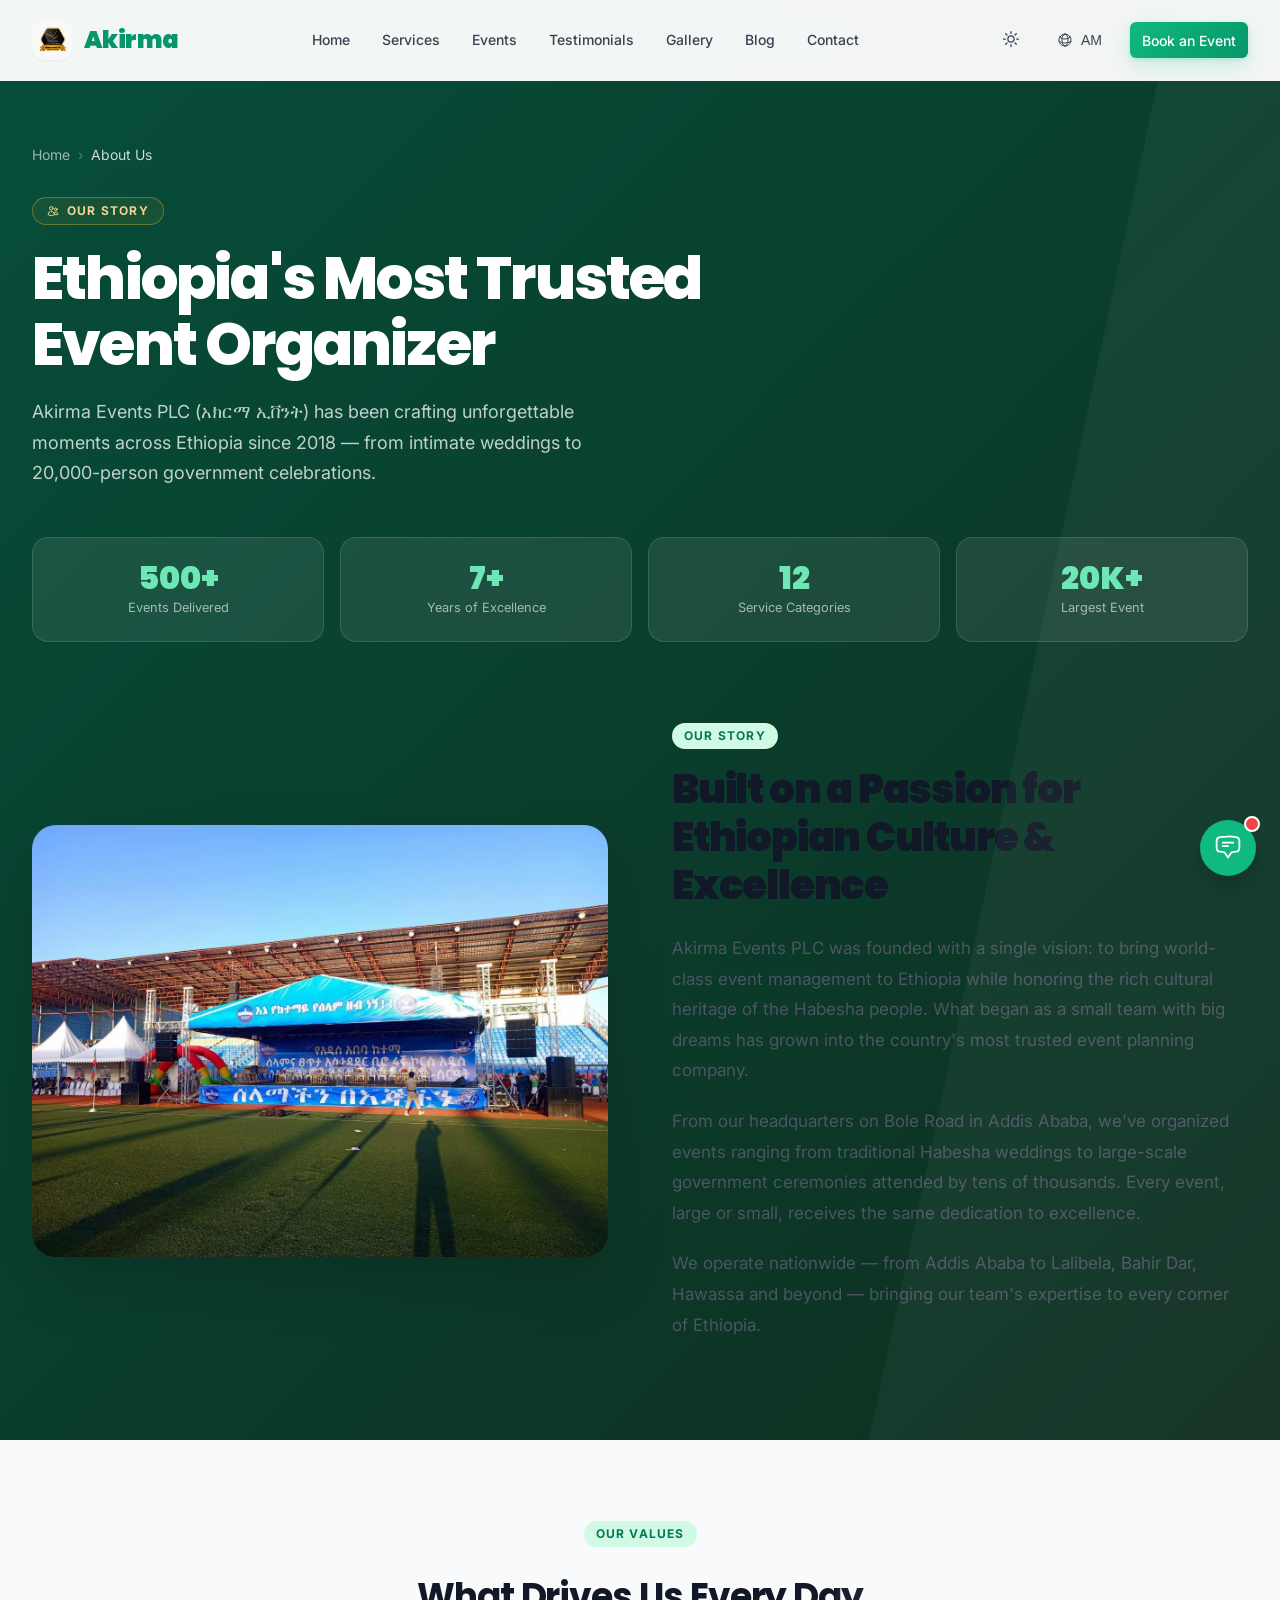
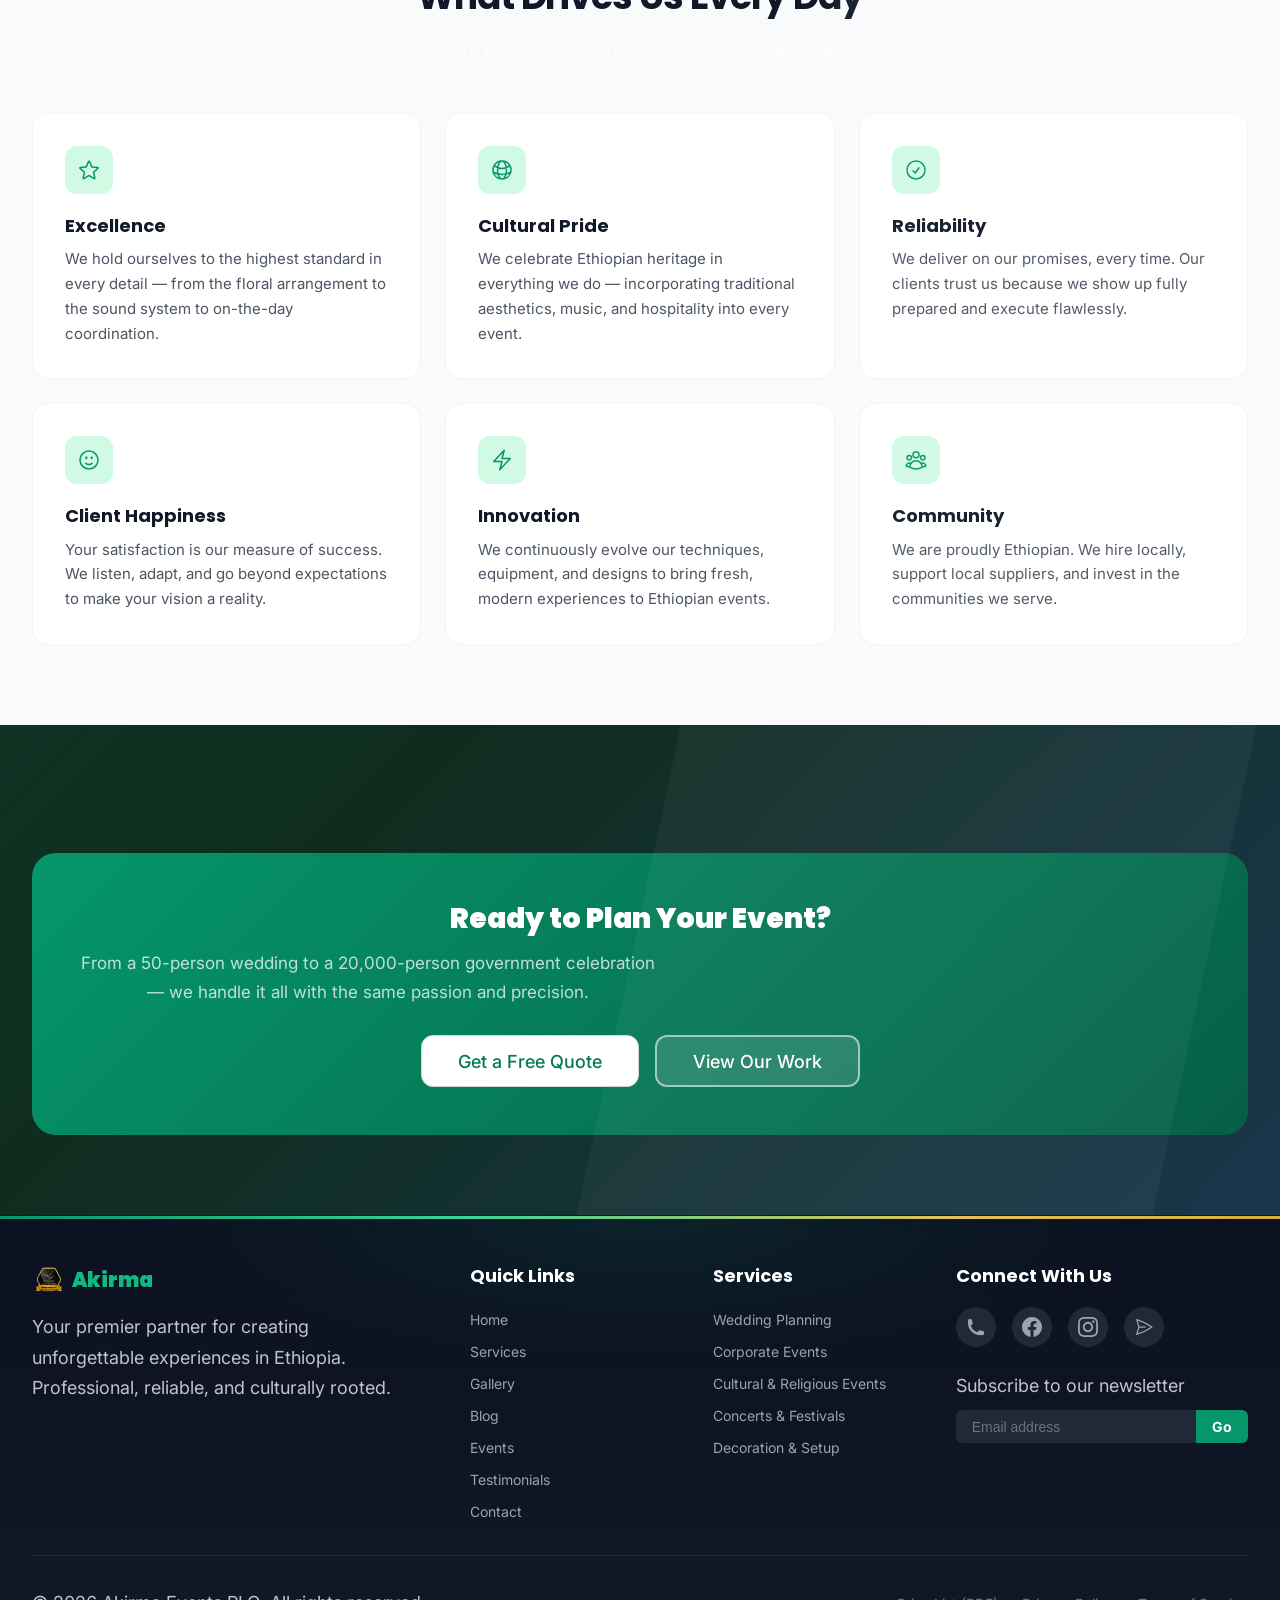
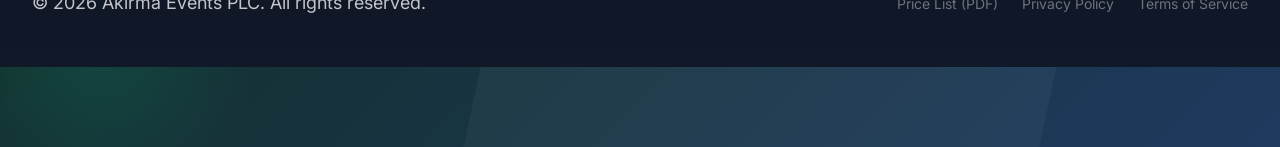
<file: about.html>
<!DOCTYPE html>
<html lang="en">
<head>
  <meta charset="UTF-8" />
  <meta name="viewport" content="width=device-width, initial-scale=1.0" />
  <title>About Us | Akirma Events PLC</title>
  <meta name="description" content="Learn about Akirma Events PLC — Ethiopia's leading event organizer. Our story, mission, values, and the team behind every unforgettable moment." />
  <meta name="keywords" content="about akirma events, event management team ethiopia, professional event planners addis ababa, akirma story, leading event organizer ethiopia, akirma events history, ethiopian event industry experts, meet akirma events, event planning company profile ethiopia, bole road event office, best event organizers profile, አክርማ ኢቨንት, ስለ አክርማ ኢቨንት, የዝግጅት አዘጋጆች" />
  <link rel="canonical" href="https://akirmaevents.com/about.html" />
  <meta property="og:title" content="About Akirma Events PLC" />
  <meta property="og:description" content="Ethiopia's trusted event organizer since 2018. Meet our team and learn our story." />
  <meta property="og:type" content="website" />
  <meta property="og:url" content="https://akirmaevents.com/about.html" />
  <meta property="og:image" content="https://akirmaevents.com/images/hero-bg.jpg" />
  <meta property="og:site_name" content="Akirma Events PLC" />
  <meta name="twitter:card" content="summary_large_image" />
  <meta name="twitter:image" content="https://akirmaevents.com/images/hero-bg.jpg" />
  <!-- Breadcrumb Structured Data -->
  <script type="application/ld+json">
  {
    "@context": "https://schema.org",
    "@type": "BreadcrumbList",
    "itemListElement": [{
      "@type": "ListItem",
      "position": 1,
      "name": "Home",
      "item": "https://akirmaevents.com/"
    },{
      "@type": "ListItem",
      "position": 2,
      "name": "About Us",
      "item": "https://akirmaevents.com/about.html"
    }]
  }
  </script>
  <script type="application/ld+json">
  {
    "@context": "https://schema.org",
    "@type": "AboutPage",
    "@id": "https://akirmaevents.com/about.html#page",
    "url": "https://akirmaevents.com/about.html",
    "name": "About Us | Akirma Events PLC",
    "inLanguage": [ "en", "am" ],
    "mainEntity": {
      "@type": "LocalBusiness",
      "@id": "https://akirmaevents.com/#business",
      "name": "Akirma Events PLC",
      "slogan": "Ethiopia's Premier Event Company",
      "url": "https://akirmaevents.com/",
      "telephone": [ "+251910977371", "+251915843131", "+251915895757" ],
      "address": {
        "@type": "PostalAddress",
        "streetAddress": "Bole Road",
        "addressLocality": "Addis Ababa",
        "addressCountry": "ET"
      },
      "areaServed": "Addis Ababa & nationwide across Ethiopia",
      "sameAs": [
        "https://www.facebook.com/share/1CFo9pz9T1/",
        "https://www.instagram.com/akirmaevents/",
        "https://t.me/akirmaeventsplc"
      ]
    }
  }
  </script>
  <link rel="preconnect" href="https://fonts.googleapis.com">
  <link rel="preconnect" href="https://fonts.gstatic.com" crossorigin>
  <link rel="preload" href="https://fonts.googleapis.com/css2?family=Poppins:wght@400;700;900&family=Inter:wght@400;500;600;700&display=swap" as="style">
    <link rel="icon" type="image/png" sizes="32x32" href="/icons/favicon-32x32.png" />
  <link rel="icon" type="image/png" sizes="16x16" href="/icons/favicon-16x16.png" />
  <link rel="apple-touch-icon" sizes="180x180" href="/icons/apple-touch-icon.png" />
  <link rel="manifest" href="/site.webmanifest" />
  <meta name="theme-color" content="#059669" />
  <link rel="stylesheet" href="https://fonts.googleapis.com/css2?family=Inter:wght@300;400;500;600;700&family=Poppins:wght@400;500;600;700;800;900&family=Noto+Sans+Ethiopic:wght@400;500;600;700&display=swap" />
<link rel="stylesheet" href="css/styles.css" />
  <style>
    /* ── PAGE-SPECIFIC STYLES ── */
    .page-hero {
      background: linear-gradient(135deg, var(--primary-900) 0%, #0f2d1e 60%, #1e3a5f 100%);
      padding: 9rem 0 5rem;
      color: white;
      position: relative;
      overflow: hidden;
    }
    .page-hero-deco {
      position: absolute; top: 0; right: 0;
      width: 45%; height: 100%;
      background: rgba(255,255,255,0.04);
      transform: skewX(-12deg) translateX(20%);
      pointer-events: none;
    }
    .page-hero-deco2 {
      position: absolute; bottom: -4rem; left: -4rem;
      width: 20rem; height: 20rem;
      background: radial-gradient(circle, rgba(16,185,129,0.15) 0%, transparent 70%);
      border-radius: 50%;
      pointer-events: none;
    }
    .page-hero-content { position: relative; z-index: 2; }
    .page-badge {
      display: inline-flex; align-items: center; gap: 0.5rem;
      padding: 0.25rem 0.875rem;
      border-radius: 9999px;
      background: rgba(255,255,255,0.1);
      border: 1px solid rgba(255,255,255,0.2);
      font-size: 0.75rem; font-weight: 700;
      text-transform: uppercase; letter-spacing: 0.1em;
      color: var(--primary-300);
      margin-bottom: 1.25rem;
    }
    .page-hero h1 {
      margin-bottom: 1.25rem;
    }
    .page-hero p {
      font-size: clamp(1rem, 2.5vw, 1.125rem);
      color: rgba(255,255,255,0.75);
      max-width: 36rem;
      line-height: 1.7;
    }
    .breadcrumb {
      display: flex; align-items: center; gap: 0.5rem;
      font-size: 0.875rem; color: rgba(255,255,255,0.5);
      margin-bottom: 2rem;
    }
    .breadcrumb a { color: rgba(255,255,255,0.6); text-decoration: none; transition: color 0.2s; }
    .breadcrumb a:hover { color: white; }
    .breadcrumb span { color: rgba(255,255,255,0.3); }

    /* Stats row */
    .stats-row {
      display: grid;
      grid-template-columns: repeat(2, 1fr);
      gap: 1rem;
      margin-top: 3rem;
    }
    @media (min-width: 640px) { .stats-row { grid-template-columns: repeat(4, 1fr); } }
    .stat-card {
      background: rgba(255,255,255,0.08);
      border: 1px solid rgba(255,255,255,0.12);
      border-radius: 1rem;
      padding: 1.5rem;
      text-align: center;
    }
    .stat-num {
      font-size: clamp(1.5rem, 4vw, 2rem);
      font-weight: 900;
      font-family: 'Poppins', sans-serif;
      color: var(--primary-300);
      line-height: 1;
      margin-bottom: 0.25rem;
    }
    .stat-label { font-size: 0.8rem; color: rgba(255,255,255,0.6); }

    /* Story section */
    .story-section { padding: 5rem 0; }
    body.dark .story-section { background: var(--gray-950); }
    .story-grid {
      display: grid;
      grid-template-columns: 1fr;
      gap: 4rem;
      align-items: center;
    }
    @media (min-width: 1024px) { .story-grid { grid-template-columns: 1fr 1fr; } }
    .story-img {
      border-radius: 1.5rem;
      overflow: hidden;
      box-shadow: 0 25px 60px rgba(0,0,0,0.15);
      aspect-ratio: 4/3;
    }
    .story-img img { width: 100%; height: 100%; object-fit: cover; display: block; }
    .story-tag {
      display: inline-block;
      background: var(--primary-100);
      color: var(--primary-700);
      font-size: 0.75rem; font-weight: 700;
      text-transform: uppercase; letter-spacing: 0.1em;
      padding: 0.25rem 0.75rem;
      border-radius: 9999px;
      margin-bottom: 1rem;
    }
    body.dark .story-tag { background: rgba(16,185,129,0.15); color: var(--primary-400); }
    .story-text h2 {
      font-size: clamp(1.75rem, 3.5vw, 2.5rem);
      font-weight: 900;
      font-family: 'Poppins', sans-serif;
      color: var(--gray-900);
      margin-bottom: 1.5rem;
      line-height: 1.2;
    }
    body.dark .story-text h2 { color: white; }
    .story-text p {
      color: var(--gray-600);
      line-height: 1.8;
      font-size: 1.0625rem;
      margin-bottom: 1.25rem;
    }
    body.dark .story-text p { color: var(--gray-400); }

    /* Values */
    .values-section {
      padding: 5rem 0;
      background: var(--gray-50);
    }
    body.dark .values-section { background: var(--gray-900); }
    .values-grid {
      display: grid;
      grid-template-columns: 1fr;
      gap: 1.5rem;
      margin-top: 3rem;
    }
    @media (min-width: 640px) { .values-grid { grid-template-columns: repeat(2, 1fr); } }
    @media (min-width: 1024px) { .values-grid { grid-template-columns: repeat(3, 1fr); } }
    .value-card {
      background: white;
      border-radius: 1rem;
      padding: 2rem;
      border: 1px solid var(--gray-100);
      transition: box-shadow 0.3s, transform 0.3s;
    }
    body.dark .value-card { background: var(--gray-800); border-color: var(--gray-700); }
    .value-card:hover { box-shadow: 0 8px 24px rgba(0,0,0,0.08); transform: translateY(-4px); }
    .value-icon {
      width: 3rem; height: 3rem;
      background: var(--primary-100);
      border-radius: 0.75rem;
      display: flex; align-items: center; justify-content: center;
      margin-bottom: 1.25rem;
    }
    body.dark .value-icon { background: rgba(16,185,129,0.15); }
    .value-icon svg { width: 1.5rem; height: 1.5rem; color: var(--primary-600); }
    body.dark .value-icon svg { color: var(--primary-400); }
    .value-card h3 {
      font-size: 1.125rem; font-weight: 700;
      font-family: 'Poppins', sans-serif;
      color: var(--gray-900);
      margin-bottom: 0.625rem;
    }
    body.dark .value-card h3 { color: white; }
    .value-card p { color: var(--gray-600); font-size: 0.9375rem; line-height: 1.65; }
    body.dark .value-card p { color: var(--gray-400); }

    /* Team placeholder */
    .team-section { padding: 5rem 0; }
    body.dark .team-section { background: var(--gray-950); }
    .team-cta {
      margin-top: 3rem;
      background: linear-gradient(135deg, var(--primary-600), var(--primary-800));
      border-radius: 1.5rem;
      padding: 3rem;
      text-align: center;
      color: white;
    }
    .team-cta h3 {
      font-size: 1.75rem; font-weight: 900;
      font-family: 'Poppins', sans-serif;
      margin-bottom: 0.75rem;
    }
    .team-cta p { color: rgba(255,255,255,0.75); margin-bottom: 1.75rem; font-size: 1.0625rem; }
    .cta-btns { display: flex; gap: 1rem; justify-content: center; flex-wrap: wrap; }
  </style>
</head>
<body>

<!-- Header (Injected by shared.js) -->
<header></header>

<!-- Hero -->
<section class="page-hero" id="main-content">
  <div class="page-hero-deco"></div>
  <div class="page-hero-deco2"></div>
  <div class="container page-hero-content">
    <div class="breadcrumb">
      <a href="index.html">Home</a>
      <span>›</span>
      <span style="color:rgba(255,255,255,0.8)">About Us</span>
    </div>
    <div class="page-badge">
      <svg xmlns="http://www.w3.org/2000/svg" fill="none" viewBox="0 0 24 24" stroke-width="2" stroke="currentColor" style="width:0.75rem;height:0.75rem"><path stroke-linecap="round" stroke-linejoin="round" d="M15 19.128a9.38 9.38 0 0 0 2.625.372 9.337 9.337 0 0 0 4.121-.952 4.125 4.125 0 0 0-7.533-2.493M15 19.128v-.003c0-1.113-.285-2.16-.786-3.07M15 19.128v.106A12.318 12.318 0 0 1 8.624 21c-2.331 0-4.512-.645-6.374-1.766l-.001-.109a6.375 6.375 0 0 1 11.964-3.07M12 6.375a3.375 3.375 0 1 1-6.75 0 3.375 3.375 0 0 1 6.75 0Zm8.25 2.25a2.625 2.625 0 1 1-5.25 0 2.625 2.625 0 0 1 5.25 0Z" /></svg>
      Our Story
    </div>
    <h1>Ethiopia's Most Trusted<br/>Event Organizer</h1>
    <p>Akirma Events PLC (አክርማ ኢቨንት) has been crafting unforgettable moments across Ethiopia since 2018 — from intimate weddings to 20,000-person government celebrations.</p>
    <div class="stats-row">
      <div class="stat-card"><div class="stat-num">500+</div><div class="stat-label">Events Delivered</div></div>
      <div class="stat-card"><div class="stat-num">7+</div><div class="stat-label">Years of Excellence</div></div>
      <div class="stat-card"><div class="stat-num">12</div><div class="stat-label">Service Categories</div></div>
      <div class="stat-card"><div class="stat-num">20K+</div><div class="stat-label">Largest Event</div></div>
    </div>
  </div>
</div>

<!-- Story -->
<section class="story-section">
  <div class="container">
    <div class="story-grid">
      <div class="story-img reveal">
        <img src="images/events/Addis%20ababa%20city%20government%20peace%20and%20security%2020,000%20celebrating%20ceremony%20to%20abebe%20bikila%20stadium.webp" alt="Akirma Events managing a 20,000 person government ceremony at Abebe Bikila Stadium, Addis Ababa" loading="lazy" />
      </div>
      <div class="story-text reveal">
        <span class="story-tag">Our Story</span>
        <h2>Built on a Passion for Ethiopian Culture & Excellence</h2>
        <p>Akirma Events PLC was founded with a single vision: to bring world-class event management to Ethiopia while honoring the rich cultural heritage of the Habesha people. What began as a small team with big dreams has grown into the country's most trusted event planning company.</p>
        <p>From our headquarters on Bole Road in Addis Ababa, we've organized events ranging from traditional Habesha weddings to large-scale government ceremonies attended by tens of thousands. Every event, large or small, receives the same dedication to excellence.</p>
        <p>We operate nationwide — from Addis Ababa to Lalibela, Bahir Dar, Hawassa and beyond — bringing our team's expertise to every corner of Ethiopia.</p>
      </div>
    </div>
  </div>
</section>

<!-- Values -->
<section class="values-section">
  <div class="container">
    <div style="text-align:center; max-width:42rem; margin:0 auto;">
      <span class="story-tag">Our Values</span>
      <h2 class="section-title" style="margin-top:0.75rem;">What Drives Us Every Day</h2>
      <p class="section-desc">Six core principles that guide every event we organize.</p>
    </div>
    <div class="values-grid">
      <div class="value-card reveal">
        <div class="value-icon"><svg xmlns="http://www.w3.org/2000/svg" fill="none" viewBox="0 0 24 24" stroke-width="1.5" stroke="currentColor"><path stroke-linecap="round" stroke-linejoin="round" d="M11.48 3.499a.562.562 0 0 1 1.04 0l2.125 5.111a.563.563 0 0 0 .475.345l5.518.442c.499.04.701.663.321.988l-4.204 3.602a.563.563 0 0 0-.182.557l1.285 5.385a.562.562 0 0 1-.84.61l-4.725-2.885a.562.562 0 0 0-.586 0L6.982 20.54a.562.562 0 0 1-.84-.61l1.285-5.386a.562.562 0 0 0-.182-.557l-4.204-3.602a.562.562 0 0 1 .321-.988l5.518-.442a.563.563 0 0 0 .475-.345L11.48 3.5Z" /></svg></div>
        <h3>Excellence</h3>
        <p>We hold ourselves to the highest standard in every detail — from the floral arrangement to the sound system to on-the-day coordination.</p>
      </div>
      <div class="value-card reveal">
        <div class="value-icon"><svg xmlns="http://www.w3.org/2000/svg" fill="none" viewBox="0 0 24 24" stroke-width="1.5" stroke="currentColor"><path stroke-linecap="round" stroke-linejoin="round" d="M12 21a9.004 9.004 0 0 0 8.716-6.747M12 21a9.004 9.004 0 0 1-8.716-6.747M12 21c2.485 0 4.5-4.03 4.5-9S14.485 3 12 3m0 18c-2.485 0-4.5-4.03-4.5-9S9.515 3 12 3m0 0a8.997 8.997 0 0 1 7.843 4.582M12 3a8.997 8.997 0 0 0-7.843 4.582m15.686 0A11.953 11.953 0 0 1 12 10.5c-2.998 0-5.74-1.1-7.843-2.918m15.686 0A8.959 8.959 0 0 1 21 12c0 .778-.099 1.533-.284 2.253m0 0A17.919 17.919 0 0 1 12 16.5c-3.162 0-6.133-.815-8.716-2.247m0 0A9.015 9.015 0 0 1 3 12c0-1.605.42-3.113 1.157-4.418" /></svg></div>
        <h3>Cultural Pride</h3>
        <p>We celebrate Ethiopian heritage in everything we do — incorporating traditional aesthetics, music, and hospitality into every event.</p>
      </div>
      <div class="value-card reveal">
        <div class="value-icon"><svg xmlns="http://www.w3.org/2000/svg" fill="none" viewBox="0 0 24 24" stroke-width="1.5" stroke="currentColor"><path stroke-linecap="round" stroke-linejoin="round" d="M9 12.75 11.25 15 15 9.75M21 12a9 9 0 1 1-18 0 9 9 0 0 1 18 0Z" /></svg></div>
        <h3>Reliability</h3>
        <p>We deliver on our promises, every time. Our clients trust us because we show up fully prepared and execute flawlessly.</p>
      </div>
      <div class="value-card reveal">
        <div class="value-icon"><svg xmlns="http://www.w3.org/2000/svg" fill="none" viewBox="0 0 24 24" stroke-width="1.5" stroke="currentColor"><path stroke-linecap="round" stroke-linejoin="round" d="M15.182 15.182a4.5 4.5 0 0 1-6.364 0M21 12a9 9 0 1 1-18 0 9 9 0 0 1 18 0ZM9.75 9.75c0 .414-.168.75-.375.75S9 10.164 9 9.75 9.168 9 9.375 9s.375.336.375.75Zm-.375 0h.008v.015h-.008V9.75Zm5.625 0c0 .414-.168.75-.375.75s-.375-.336-.375-.75.168-.75.375-.75.375.336.375.75Zm-.375 0h.008v.015h-.008V9.75Z" /></svg></div>
        <h3>Client Happiness</h3>
        <p>Your satisfaction is our measure of success. We listen, adapt, and go beyond expectations to make your vision a reality.</p>
      </div>
      <div class="value-card reveal">
        <div class="value-icon"><svg xmlns="http://www.w3.org/2000/svg" fill="none" viewBox="0 0 24 24" stroke-width="1.5" stroke="currentColor"><path stroke-linecap="round" stroke-linejoin="round" d="M3.75 13.5l10.5-11.25L12 10.5h8.25L9.75 21.75 12 13.5H3.75z" /></svg></div>
        <h3>Innovation</h3>
        <p>We continuously evolve our techniques, equipment, and designs to bring fresh, modern experiences to Ethiopian events.</p>
      </div>
      <div class="value-card reveal">
        <div class="value-icon"><svg xmlns="http://www.w3.org/2000/svg" fill="none" viewBox="0 0 24 24" stroke-width="1.5" stroke="currentColor"><path stroke-linecap="round" stroke-linejoin="round" d="M18 18.72a9.094 9.094 0 0 0 3.741-.479 3 3 0 0 0-4.682-2.72m.94 3.198.001.031c0 .225-.012.447-.037.666A11.944 11.944 0 0 1 12 21c-2.17 0-4.207-.576-5.963-1.584A6.062 6.062 0 0 1 6 18.719m12 0a5.971 5.971 0 0 0-.941-3.197m0 0A5.995 5.995 0 0 0 12 12.75a5.995 5.995 0 0 0-5.058 2.772m0 0a3 3 0 0 0-4.681 2.72 8.986 8.986 0 0 0 3.74.477m.94-3.197a5.971 5.971 0 0 0-.94 3.197M15 6.75a3 3 0 1 1-6 0 3 3 0 0 1 6 0Zm6 3a2.25 2.25 0 1 1-4.5 0 2.25 2.25 0 0 1 4.5 0Zm-13.5 0a2.25 2.25 0 1 1-4.5 0 2.25 2.25 0 0 1 4.5 0Z" /></svg></div>
        <h3>Community</h3>
        <p>We are proudly Ethiopian. We hire locally, support local suppliers, and invest in the communities we serve.</p>
      </div>
    </div>
  </div>
</section>

<!-- CTA -->
<section class="team-section">
  <div class="container">
    <div class="team-cta reveal">
      <h3>Ready to Plan Your Event?</h3>
      <p>From a 50-person wedding to a 20,000-person government celebration — we handle it all with the same passion and precision.</p>
      <div class="cta-btns">
        <a href="index.html#contact" class="btn btn-lg btn-white">Get a Free Quote</a>
        <a href="gallery.html" class="btn btn-lg btn-hero-outline">View Our Work</a>
      </div>
    </div>
  </div>
</section>

<!-- Simple footer -->
<!-- Footer (Injected by shared.js) -->
<footer></footer>

<script src="js/config.js" defer></script>
  <!-- Admin dashboard data layer (safe no-op unless Firebase configured) -->
  <script src="js/store.js" defer></script>
<script src="js/data.js" defer></script>
<script src="js/site-overrides.js" defer></script>
<script src="js/content.js" defer></script>
<script src="js/shared.js" defer></script>
<script>
document.addEventListener('DOMContentLoaded', () => {
  initReveal();
});

function initReveal() {
  const els = document.querySelectorAll('.reveal');
  const obs = new IntersectionObserver(entries => {
    entries.forEach(e => { if (e.isIntersecting) { e.target.classList.add('revealed'); obs.unobserve(e.target); } });
  }, { threshold: 0.1 });
  els.forEach(el => obs.observe(el));
}
</script>
</body>
</html>
</file>
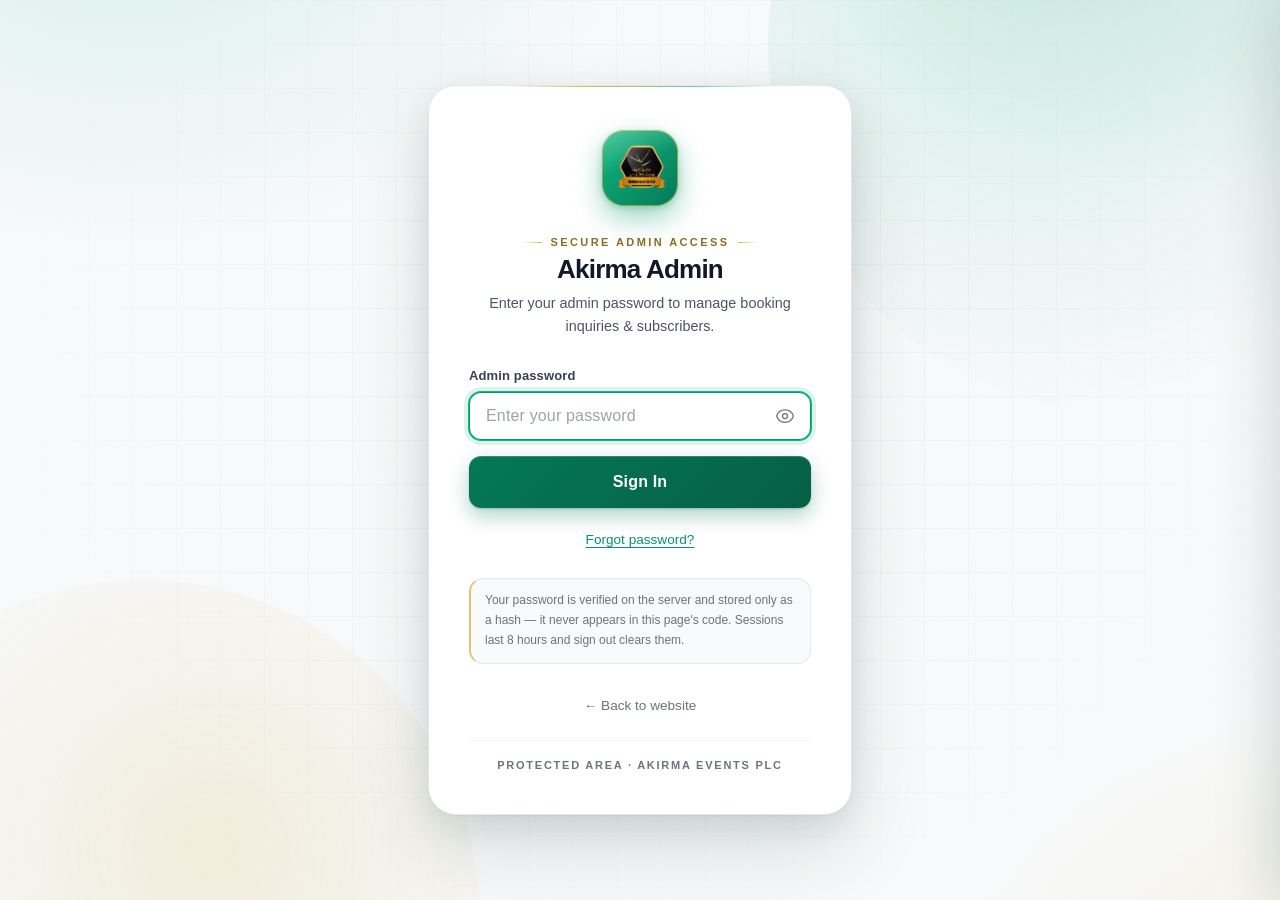
<file: admin.html>
<!DOCTYPE html>
<html lang="en" data-v="20260930d">
<head>
  <meta charset="UTF-8" />
  <meta name="viewport" content="width=device-width, initial-scale=1.0" />
  <title>Admin Dashboard | Akirma Events PLC</title>
  <meta name="robots" content="noindex, nofollow" />
  <link rel="icon" type="image/png" sizes="32x32" href="/icons/favicon-32x32.png" />
  <link rel="icon" type="image/png" sizes="16x16" href="/icons/favicon-16x16.png" />
  <link rel="apple-touch-icon" sizes="180x180" href="/icons/apple-touch-icon.png" />
  <link rel="manifest" href="/site.webmanifest" />
  <meta name="theme-color" content="#059669" />
  <!-- NOTE: bump ?v= (and data-v above) on EVERY deploy that changes any
       file referenced here. Browsers long-cache /js/* and /css/* — the
       version query is what forces a fresh copy after each deploy. -->
  <link rel="stylesheet" href="css/styles.css?v=20260930d" />
  <link rel="stylesheet" href="css/admin.css?v=20260930d" />
</head>
<body class="admin-body">

  <!-- ══════════ LOGIN ══════════ -->
  <div class="admin-login" id="admin-login">
    <!-- Decorative aurora backdrop (pure CSS, decorative only) -->
    <div class="login-bg" aria-hidden="true">
      <i class="login-bg-orb login-bg-orb--a"></i>
      <i class="login-bg-orb login-bg-orb--b"></i>
    </div>

    <div class="login-card">
      <div class="login-logo">
        <img src="logo.webp" alt="Akirma Events logo" />
      </div>
      <p class="login-eyebrow" id="login-eyebrow">Secure admin access</p>
      <h1 class="login-title" id="login-title">Akirma Admin</h1>
      <p class="login-sub" id="login-sub">Sign in to manage inquiries &amp; subscribers.</p>

      <!-- Status banners — pinned to the TOP of the card so they are always
           visible, whichever form (sign-in / forgot / reset) is on screen. -->
      <p class="login-error" id="login-error" style="display:none" role="alert"></p>
      <p class="login-info" id="login-info" style="display:none" role="status"></p>

      <!-- Password sign-in (verified server-side by the site API) -->
      <form id="login-form" class="login-form" style="display:none" autocomplete="on">
        <input type="text" name="username" value="akirma-admin" autocomplete="username" hidden aria-hidden="true" tabindex="-1" />
        <div class="form-field">
          <label for="admin-password">Admin password</label>
          <div class="pw-wrap">
            <input class="form-input" type="password" id="admin-password" placeholder="Enter your password" autocomplete="current-password" required />
            <button type="button" class="pw-toggle" aria-label="Show password">
              <svg class="pw-eye" viewBox="0 0 24 24" fill="none" stroke="currentColor" stroke-width="1.5"><path stroke-linecap="round" stroke-linejoin="round" d="M2.036 12.322a1.012 1.012 0 0 1 0-.639C3.423 7.51 7.36 4.5 12 4.5c4.638 0 8.573 3.007 9.963 7.178.07.207.07.431 0 .639C20.577 16.49 16.64 19.5 12 19.5c-4.638 0-8.573-3.007-9.963-7.178Z" /><path stroke-linecap="round" stroke-linejoin="round" d="M15 12a3 3 0 1 1-6 0 3 3 0 0 1 6 0Z" /></svg>
              <svg class="pw-eye-off" viewBox="0 0 24 24" fill="none" stroke="currentColor" stroke-width="1.5"><path stroke-linecap="round" stroke-linejoin="round" d="M3.98 8.223A10.477 10.477 0 0 0 1.934 12C3.226 16.338 7.244 19.5 12 19.5c.993 0 1.953-.138 2.863-.395M6.228 6.228A10.451 10.451 0 0 1 12 4.5c4.756 0 8.773 3.162 10.065 7.498a10.522 10.522 0 0 1-4.293 5.774M6.228 6.228 3 3m3.228 3.228 3.65 3.65m7.894 7.894L21 21m-3.228-3.228-3.65-3.65m0 0a3 3 0 1 0-4.243-4.243m4.242 4.242L9.88 9.88" /></svg>
            </button>
          </div>
          <p class="pw-caps" id="pw-caps" style="display:none">Caps Lock is on</p>
        </div>
        <button type="submit" class="btn btn-primary btn-lg login-btn" id="login-btn">Sign In</button>
        <div class="login-row">
          <button type="button" class="login-link" id="forgot-btn">Forgot password?</button>
        </div>
        <p class="login-hint">Your password is verified on the server and stored only as a hash — it never appears in this page's code. Sessions last 8 hours and sign out clears them.</p>
      </form>

      <!-- Forgot password: email a single-use reset link to the owner inbox -->
      <div id="forgot-area">
        <form id="forgot-form" class="login-form" style="display:none" autocomplete="off">
          <p class="login-hint">We will email a single-use reset link (valid 15 minutes) to the site owner inbox: <strong>info@akirmaevents.com</strong>.</p>
          <button type="submit" class="btn btn-primary btn-lg login-btn" id="forgot-send">Email me a reset link</button>
          <div class="login-row">
            <button type="button" class="login-link" id="forgot-cancel">Back to sign in</button>
          </div>
        </form>
      </div>

      <!-- New password form — opened from the emailed reset link (?reset=<token>) -->
      <form id="reset-form" class="login-form" style="display:none" autocomplete="off">
        <div class="form-field">
          <label for="new-password">New password (min. 8 characters)</label>
          <div class="pw-wrap">
            <input class="form-input" type="password" id="new-password" placeholder="At least 8 characters" autocomplete="new-password" required minlength="8" maxlength="128" />
            <button type="button" class="pw-toggle" aria-label="Show password">
              <svg class="pw-eye" viewBox="0 0 24 24" fill="none" stroke="currentColor" stroke-width="1.5"><path stroke-linecap="round" stroke-linejoin="round" d="M2.036 12.322a1.012 1.012 0 0 1 0-.639C3.423 7.51 7.36 4.5 12 4.5c4.638 0 8.573 3.007 9.963 7.178.07.207.07.431 0 .639C20.577 16.49 16.64 19.5 12 19.5c-4.638 0-8.573-3.007-9.963-7.178Z" /><path stroke-linecap="round" stroke-linejoin="round" d="M15 12a3 3 0 1 1-6 0 3 3 0 0 1 6 0Z" /></svg>
              <svg class="pw-eye-off" viewBox="0 0 24 24" fill="none" stroke="currentColor" stroke-width="1.5"><path stroke-linecap="round" stroke-linejoin="round" d="M3.98 8.223A10.477 10.477 0 0 0 1.934 12C3.226 16.338 7.244 19.5 12 19.5c.993 0 1.953-.138 2.863-.395M6.228 6.228A10.451 10.451 0 0 1 12 4.5c4.756 0 8.773 3.162 10.065 7.498a10.522 10.522 0 0 1-4.293 5.774M6.228 6.228 3 3m3.228 3.228 3.65 3.65m7.894 7.894L21 21m-3.228-3.228-3.65-3.65m0 0a3 3 0 1 0-4.243-4.243m4.242 4.242L9.88 9.88" /></svg>
            </button>
          </div>
          <div class="pw-meter" id="pw-meter" hidden>
            <div class="pw-meter-track"><div class="pw-meter-bar"></div></div>
            <span class="pw-meter-label"></span>
          </div>
        </div>
        <div class="form-field">
          <label for="new-password2">Repeat new password</label>
          <div class="pw-wrap">
            <input class="form-input" type="password" id="new-password2" placeholder="Repeat it" autocomplete="new-password" required minlength="8" maxlength="128" />
            <button type="button" class="pw-toggle" aria-label="Show password">
              <svg class="pw-eye" viewBox="0 0 24 24" fill="none" stroke="currentColor" stroke-width="1.5"><path stroke-linecap="round" stroke-linejoin="round" d="M2.036 12.322a1.012 1.012 0 0 1 0-.639C3.423 7.51 7.36 4.5 12 4.5c4.638 0 8.573 3.007 9.963 7.178.07.207.07.431 0 .639C20.577 16.49 16.64 19.5 12 19.5c-4.638 0-8.573-3.007-9.963-7.178Z" /><path stroke-linecap="round" stroke-linejoin="round" d="M15 12a3 3 0 1 1-6 0 3 3 0 0 1 6 0Z" /></svg>
              <svg class="pw-eye-off" viewBox="0 0 24 24" fill="none" stroke="currentColor" stroke-width="1.5"><path stroke-linecap="round" stroke-linejoin="round" d="M3.98 8.223A10.477 10.477 0 0 0 1.934 12C3.226 16.338 7.244 19.5 12 19.5c.993 0 1.953-.138 2.863-.395M6.228 6.228A10.451 10.451 0 0 1 12 4.5c4.756 0 8.773 3.162 10.065 7.498a10.522 10.522 0 0 1-4.293 5.774M6.228 6.228 3 3m3.228 3.228 3.65 3.65m7.894 7.894L21 21m-3.228-3.228-3.65-3.65m0 0a3 3 0 1 0-4.243-4.243m4.242 4.242L9.88 9.88" /></svg>
            </button>
          </div>
          <p class="pw-match" id="pw-match" hidden></p>
        </div>
        <button type="submit" class="btn btn-primary btn-lg login-btn" id="reset-btn">Set new password</button>
        <p class="login-hint">Use at least 8 characters — a mix of letters, numbers and symbols is recommended. You'll sign in with this password from now on.</p>
      </form>

      <a class="login-back" href="index.html">&larr; Back to website</a>
      <p class="login-foot">Protected area &middot; Akirma Events PLC</p>
    </div>
  </div>

  <!-- ══════════ DASHBOARD ══════════ -->
  <div class="admin-app" id="admin-app" style="display:none">
    <!-- Sidebar -->
    <aside class="admin-sidebar" id="admin-sidebar">
      <div class="sb-brand">
        <img src="logo.webp" alt="" />
        <div>
          <strong>Akirma</strong>
          <span>Admin Panel</span>
        </div>
      </div>
      <nav class="sb-nav" aria-label="Admin sections">
        <button class="sb-link active" data-view="overview" id="nav-overview">
          <svg viewBox="0 0 24 24" fill="none" stroke="currentColor" stroke-width="1.5"><path stroke-linecap="round" stroke-linejoin="round" d="M3.75 6A2.25 2.25 0 0 1 6 3.75h2.25A2.25 2.25 0 0 1 10.5 6v2.25a2.25 2.25 0 0 1-2.25 2.25H6a2.25 2.25 0 0 1-2.25-2.25V6ZM3.75 15.75A2.25 2.25 0 0 1 6 13.5h2.25a2.25 2.25 0 0 1 2.25 2.25V18a2.25 2.25 0 0 1-2.25 2.25H6A2.25 2.25 0 0 1 3.75 18v-2.25ZM13.5 6a2.25 2.25 0 0 1 2.25-2.25H18A2.25 2.25 0 0 1 20.25 6v2.25A2.25 2.25 0 0 1 18 10.5h-2.25a2.25 2.25 0 0 1-2.25-2.25V6ZM13.5 15.75a2.25 2.25 0 0 1 2.25-2.25H18a2.25 2.25 0 0 1 2.25 2.25V18A2.25 2.25 0 0 1 18 20.25h-2.25A2.25 2.25 0 0 1 13.5 18v-2.25Z" /></svg>
          <span>Overview</span>
        </button>
        <button class="sb-link" data-view="inquiries" id="nav-inquiries">
          <svg viewBox="0 0 24 24" fill="none" stroke="currentColor" stroke-width="1.5"><path stroke-linecap="round" stroke-linejoin="round" d="M21.75 6.75v10.5a2.25 2.25 0 0 1-2.25 2.25h-15a2.25 2.25 0 0 1-2.25-2.25V6.75m19.5 0A2.25 2.25 0 0 0 19.5 4.5h-15a2.25 2.25 0 0 0-2.25 2.25m19.5 0v.243a2.25 2.25 0 0 1-1.07 1.916l-7.5 4.615a2.25 2.25 0 0 1-2.36 0L3.32 8.91a2.25 2.25 0 0 1-1.07-1.916V6.75" /></svg>
          <span>Inquiries</span>
          <em class="sb-badge" id="badge-new" style="display:none">0</em>
        </button>
        <button class="sb-link" data-view="subscribers" id="nav-subscribers">
          <svg viewBox="0 0 24 24" fill="none" stroke="currentColor" stroke-width="1.5"><path stroke-linecap="round" stroke-linejoin="round" d="M21.75 9v.906a2.25 2.25 0 0 1-1.183 1.981l-6.478 3.488M2.25 9v.906m0 0a2.25 2.25 0 0 0 1.183 1.981l6.478 3.488M2.25 9.75 12 4.5l9.75 5.25m-9.75 0v11.25" /></svg>
          <span>Subscribers</span>
        </button>
        <button class="sb-link" data-view="content" id="nav-content">
          <svg viewBox="0 0 24 24" fill="none" stroke="currentColor" stroke-width="1.5"><path stroke-linecap="round" stroke-linejoin="round" d="M16.862 4.487 18.549 2.8a1.875 1.875 0 1 1 2.652 2.652L10.582 16.07a4.5 4.5 0 0 1-1.897 1.13L6 18l.8-2.685a4.5 4.5 0 0 1 1.13-1.897l8.932-8.931Zm0 0L19.5 7.125M18 14v4.75A2.25 2.25 0 0 1 15.75 21H5.25A2.25 2.25 0 0 1 3 18.75V8.25A2.25 2.25 0 0 1 5.25 6H10" /></svg>
          <span>Content</span>
          <em class="sb-badge" id="badge-content" style="display:none">•</em>
        </button>
        <button class="sb-link" data-view="em" id="nav-em">
          <svg viewBox="0 0 24 24" fill="none" stroke="currentColor" stroke-width="1.5"><path stroke-linecap="round" stroke-linejoin="round" d="M6.75 3v2.25M17.25 3v2.25M3 18.75V7.5a2.25 2.25 0 0 1 2.25-2.25h13.5A2.25 2.25 0 0 1 21 7.5v11.25m-18 0A2.25 2.25 0 0 0 5.25 21h13.5A2.25 2.25 0 0 0 21 18.75m-18 0v-7.5A2.25 2.25 0 0 1 5.25 9h13.5A2.25 2.25 0 0 1 21 11.25v7.5" /></svg>
          <span>Events Manager</span>
          <em class="sb-badge" id="badge-em" style="display:none">0</em>
        </button>
        <button class="sb-link" data-view="settings" id="nav-settings">
          <svg viewBox="0 0 24 24" fill="none" stroke="currentColor" stroke-width="1.5"><path stroke-linecap="round" stroke-linejoin="round" d="M9.594 3.94c.09-.542.56-.94 1.11-.94h2.593c.55 0 1.02.398 1.11.94l.213 1.281c.063.374.313.686.645.87.074.04.147.083.22.127.325.196.72.257 1.075.124l1.217-.456a1.125 1.125 0 0 1 1.37.49l1.296 2.247a1.125 1.125 0 0 1-.26 1.431l-1.003.827c-.293.241-.438.613-.43.992a7.723 7.723 0 0 1 0 .255c-.008.378.137.75.43.991l1.004.827c.424.35.534.955.26 1.43l-1.298 2.247a1.125 1.125 0 0 1-1.369.491l-1.217-.456c-.355-.133-.75-.072-1.076.124a6.47 6.47 0 0 1-.22.128c-.331.183-.581.495-.644.869l-.213 1.281c-.09.543-.56.94-1.11.94h-2.594c-.55 0-1.019-.398-1.11-.94l-.213-1.281c-.062-.374-.312-.686-.644-.87a6.52 6.52 0 0 1-.22-.127c-.325-.196-.72-.257-1.076-.124l-1.217.456a1.125 1.125 0 0 1-1.369-.49l-1.297-2.247a1.125 1.125 0 0 1 .26-1.431l1.004-.827c.292-.24.437-.613.43-.991a6.932 6.932 0 0 1 0-.255c.007-.38-.138-.751-.43-.992l-1.004-.827a1.125 1.125 0 0 1-.26-1.43l1.297-2.247a1.125 1.125 0 0 1 1.37-.491l1.216.456c.356.133.751.072 1.076-.124.072-.044.146-.086.22-.128.332-.183.582-.495.644-.869l.214-1.28Z" /><path stroke-linecap="round" stroke-linejoin="round" d="M15 12a3 3 0 1 1-6 0 3 3 0 0 1 6 0Z" /></svg>
          <span>Settings</span>
        </button>
      </nav>
      <div class="sb-footer">
        <div class="mode-chip live" id="mode-chip">LIVE · SITE API</div>
        <button class="sb-link sb-logout" id="btn-logout">
          <svg viewBox="0 0 24 24" fill="none" stroke="currentColor" stroke-width="1.5"><path stroke-linecap="round" stroke-linejoin="round" d="M15.75 9V5.25A2.25 2.25 0 0 0 13.5 3h-6a2.25 2.25 0 0 0-2.25 2.25v13.5A2.25 2.25 0 0 0 7.5 21h6a2.25 2.25 0 0 0 2.25-2.25V15m3 0 3-3m0 0-3-3m3 3H9" /></svg>
          <span>Log out</span>
        </button>
      </div>
    </aside>
    <div class="sb-scrim" id="sb-scrim"></div>

    <!-- Main -->
    <main class="admin-main">
      <header class="admin-topbar">
        <button class="hamburger admin-burger" id="sb-burger" aria-label="Toggle menu">
          <svg viewBox="0 0 24 24" fill="none" stroke="currentColor" stroke-width="1.5" width="22" height="22"><path stroke-linecap="round" stroke-linejoin="round" d="M3.75 6.75h16.5M3.75 12h16.5m-16.5 5.25h16.5" /></svg>
        </button>
        <h2 class="topbar-title" id="topbar-title">Overview</h2>
        <div class="topbar-actions">
          <button class="icon-btn" id="btn-refresh" title="Refresh data" aria-label="Refresh data">
            <svg viewBox="0 0 24 24" fill="none" stroke="currentColor" stroke-width="1.5" width="18" height="18"><path stroke-linecap="round" stroke-linejoin="round" d="M16.023 9.348h4.992v-.001M2.985 19.644v-4.992m0 0h4.992m-4.993 0 3.181 3.183a8.25 8.25 0 0 0 13.803-3.7M4.031 9.865a8.25 8.25 0 0 1 13.803-3.7l3.181 3.182m0-4.991v4.99" /></svg>
          </button>
          <button class="icon-btn" id="btn-theme" title="Toggle dark mode" aria-label="Toggle dark mode">
            <svg class="icon-sun" viewBox="0 0 24 24" fill="none" stroke="currentColor" stroke-width="1.5" width="18" height="18"><path stroke-linecap="round" stroke-linejoin="round" d="M12 3v2.25m6.364.386-1.591 1.591M21 12h-2.25m-.386 6.364-1.591-1.591M12 18.75V21m-4.773-4.227-1.591 1.591M5.25 12H3m4.227-4.773L5.636 5.636M15.75 12a3.75 3.75 0 1 1-7.5 0 3.75 3.75 0 0 1 7.5 0Z" /></svg>
            <svg class="icon-moon" viewBox="0 0 24 24" fill="none" stroke="currentColor" stroke-width="1.5" width="18" height="18"><path stroke-linecap="round" stroke-linejoin="round" d="M21.752 15.002A9.72 9.72 0 0 1 18 15.75c-5.385 0-9.75-4.365-9.75-9.75 0-1.33.266-2.597.748-3.752A9.753 9.753 0 0 0 3 11.25C3 16.635 7.365 21 12.75 21a9.753 9.753 0 0 0 9.002-5.998Z" /></svg>
          </button>
        </div>
      </header>

      <div class="admin-content" id="admin-content">
        <!-- Views are rendered here by js/admin.js -->
      </div>
    </main>
  </div>

  <!-- Detail drawer for an inquiry -->
  <div class="drawer-scrim" id="drawer-scrim"></div>
  <aside class="drawer" id="inquiry-drawer" aria-hidden="true">
    <div class="drawer-head">
      <h3>Inquiry details</h3>
      <button class="icon-btn" id="drawer-close" aria-label="Close details">
        <svg viewBox="0 0 24 24" fill="none" stroke="currentColor" stroke-width="1.5" width="18" height="18"><path stroke-linecap="round" stroke-linejoin="round" d="M6 18 18 6M6 6l12 12" /></svg>
      </button>
    </div>
    <div class="drawer-body" id="drawer-body"></div>
  </aside>

  <!-- Event Manager add/edit modal -->
  <div class="drawer-scrim" id="em-scrim"></div>
  <div class="em-modal" id="em-modal" role="dialog" aria-modal="true" aria-hidden="true" aria-labelledby="em-modal-title">
    <div class="drawer-head">
      <h3 id="em-modal-title">Add event</h3>
      <button class="icon-btn" id="em-close" aria-label="Close">
        <svg viewBox="0 0 24 24" fill="none" stroke="currentColor" stroke-width="1.5" width="18" height="18"><path stroke-linecap="round" stroke-linejoin="round" d="M6 18 18 6M6 6l12 12" /></svg>
      </button>
    </div>
    <div class="em-modal-body">
      <div class="em-grid2">
        <label class="cfield"><span class="clabel">Client name *</span>
          <input class="form-input" id="em-f-client" maxlength="120" placeholder="e.g. Ato Daniel Bekele" /></label>
        <label class="cfield"><span class="clabel">Phone</span>
          <input class="form-input" id="em-f-phone" maxlength="40" placeholder="09… / +251…" /></label>
      </div>
      <div class="em-grid2">
        <label class="cfield"><span class="clabel">Event type</span>
          <select class="form-input" id="em-f-type">
            <option>Wedding</option><option>Corporate</option><option>Government</option>
            <option>Decoration</option><option>Social</option><option>Concert</option><option>Other</option>
          </select></label>
        <label class="cfield"><span class="clabel">Event date *</span>
          <input class="form-input" id="em-f-date" type="date" /></label>
      </div>
      <div class="em-grid2">
        <label class="cfield"><span class="clabel">Location</span>
          <input class="form-input" id="em-f-location" maxlength="160" placeholder="Venue / city" /></label>
        <label class="cfield"><span class="clabel">Guests</span>
          <input class="form-input" id="em-f-guests" maxlength="40" placeholder="e.g. 300" /></label>
      </div>
      <div class="em-grid3">
        <label class="cfield"><span class="clabel">Price (ETB)</span>
          <input class="form-input" id="em-f-price" type="number" min="0" step="1" placeholder="0" /></label>
        <label class="cfield"><span class="clabel">Advance paid (ETB)</span>
          <input class="form-input" id="em-f-advance" type="number" min="0" step="1" placeholder="0" /></label>
        <label class="cfield"><span class="clabel">Balance</span>
          <input class="form-input" id="em-balance" readonly tabindex="-1" value="0" /></label>
      </div>
      <div class="em-grid2">
        <label class="cfield"><span class="clabel">Status</span>
          <select class="form-input" id="em-f-status">
            <option value="inquiry">Inquiry</option>
            <option value="confirmed">Confirmed</option>
            <option value="prep">In preparation</option>
            <option value="completed">Completed</option>
            <option value="cancelled">Cancelled</option>
          </select></label>
        <label class="cfield"><span class="clabel">Email</span>
          <input class="form-input" id="em-f-email" maxlength="200" placeholder="client@email.com" /></label>
      </div>
      <label class="cfield"><span class="clabel">Notes</span>
        <textarea class="form-input" id="em-f-notes" rows="3" maxlength="2000" placeholder="Agreement details, special requests, remaining payments…"></textarea></label>
    </div>
    <div class="em-modal-foot">
      <button class="mini-btn danger" id="em-delete" style="display:none">Delete</button>
      <span class="em-foot-gap"></span>
      <button class="mini-btn" id="em-cancel">Cancel</button>
      <button class="mini-btn primary" id="em-save">Save event</button>
    </div>
  </div>

  <script src="js/config.js?v=20260930d"></script>
  <script src="js/data.js?v=20260930d"></script>
  <script src="js/site-overrides.js?v=20260930d"></script>
  <script src="js/content.js?v=20260930d"></script>
  <script src="js/store.js?v=20260930d"></script>
  <script src="js/admin.js?v=20260930d"></script>
</body>
</html>
</file>
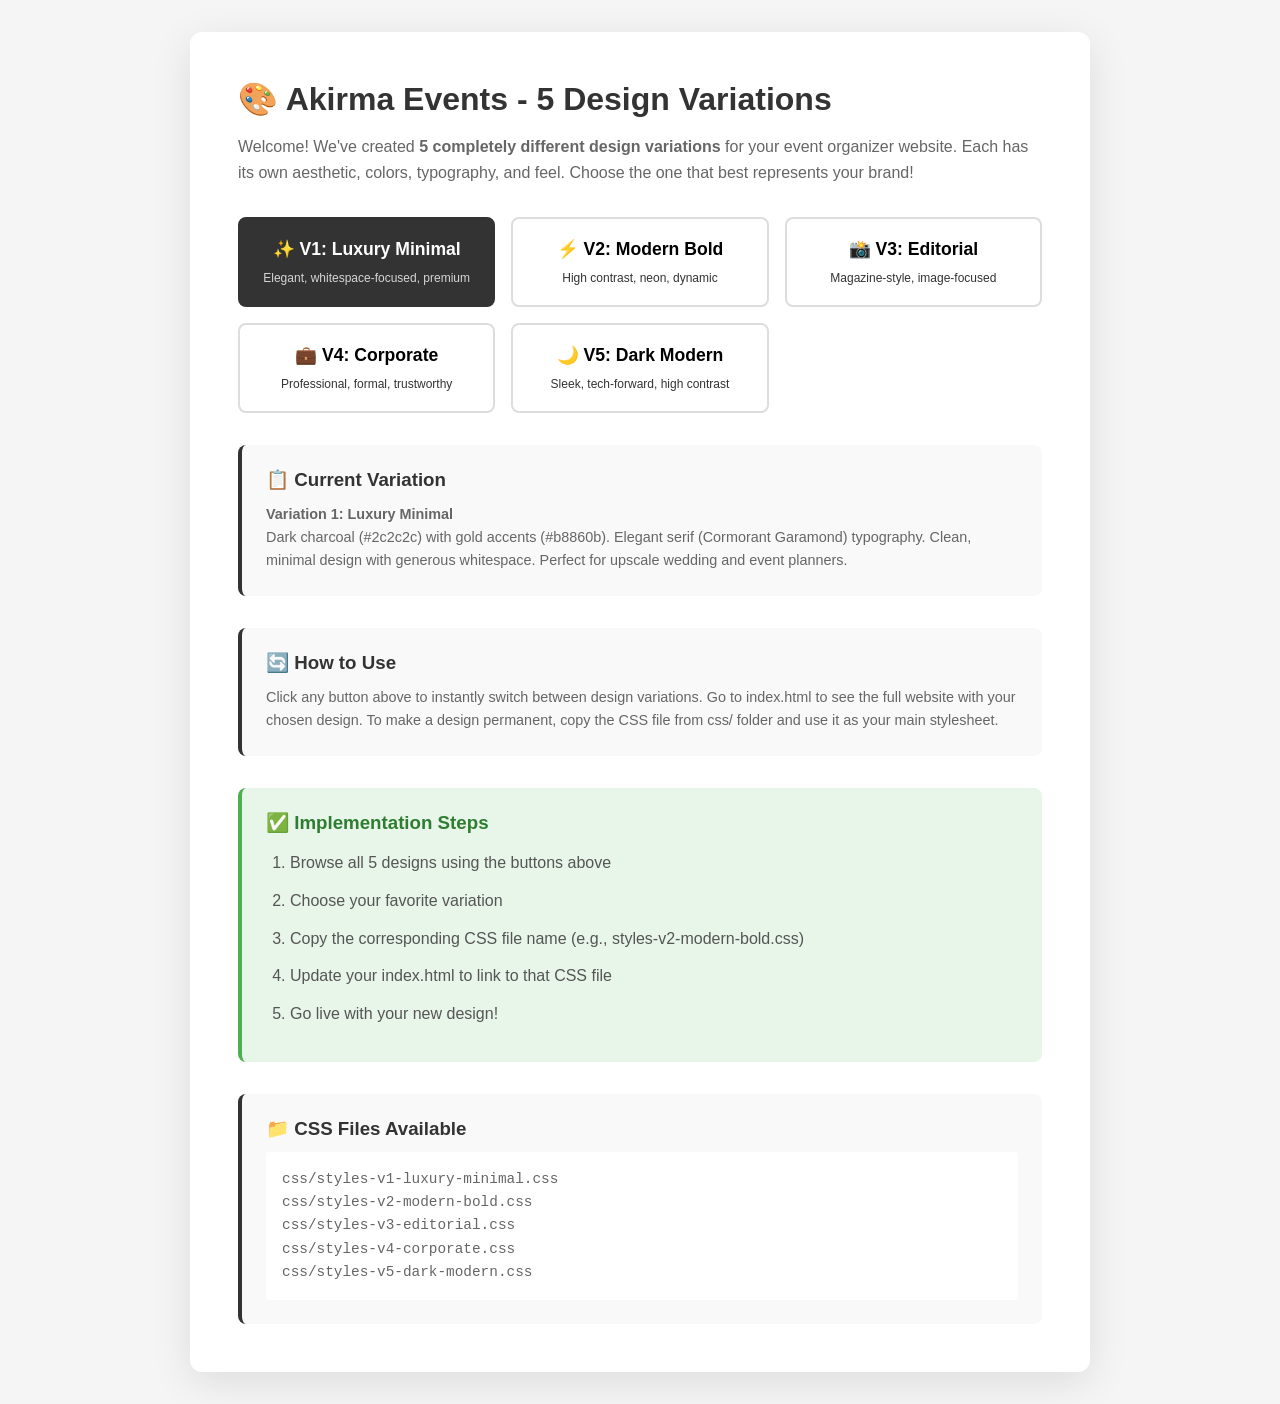
<file: design-switcher.html>
<!DOCTYPE html>
<html lang="en">
<head>
  <meta charset="UTF-8">
  <meta name="viewport" content="width=device-width, initial-scale=1.0">
  <title>Akirma Events - Design Variations</title>
  <style>
    * { margin: 0; padding: 0; box-sizing: border-box; }
    body {
      font-family: 'Segoe UI', Tahoma, Geneva, Verdana, sans-serif;
      background: #f5f5f5;
      padding: 2rem;
    }
    .switcher {
      max-width: 900px;
      margin: 0 auto;
      background: white;
      padding: 3rem;
      border-radius: 12px;
      box-shadow: 0 10px 40px rgba(0,0,0,0.1);
    }
    h1 {
      margin-bottom: 1rem;
      color: #333;
    }
    .intro {
      color: #666;
      margin-bottom: 2rem;
      line-height: 1.6;
    }
    .variations {
      display: grid;
      grid-template-columns: repeat(auto-fit, minmax(200px, 1fr));
      gap: 1rem;
      margin-bottom: 2rem;
    }
    .var-btn {
      padding: 1.25rem;
      border: 2px solid #ddd;
      background: white;
      cursor: pointer;
      border-radius: 8px;
      transition: all 0.3s ease;
      font-weight: 600;
      font-size: 0.95rem;
      text-align: center;
    }
    .var-btn:hover {
      border-color: #333;
      box-shadow: 0 4px 12px rgba(0,0,0,0.1);
    }
    .var-btn.active {
      background: #333;
      color: white;
      border-color: #333;
    }
    .var-btn-title {
      display: block;
      font-size: 1.1rem;
      margin-bottom: 0.5rem;
    }
    .var-btn-desc {
      font-size: 0.75rem;
      opacity: 0.8;
      font-weight: normal;
    }
    .info {
      background: #f9f9f9;
      padding: 1.5rem;
      border-radius: 8px;
      border-left: 4px solid #333;
      margin-top: 2rem;
    }
    .info h3 {
      margin-bottom: 0.75rem;
      color: #333;
    }
    .info p {
      color: #666;
      font-size: 0.9rem;
      line-height: 1.6;
    }
    .steps {
      background: #e8f5e9;
      padding: 1.5rem;
      border-radius: 8px;
      margin-top: 2rem;
      border-left: 4px solid #4caf50;
    }
    .steps h3 {
      margin-bottom: 1rem;
      color: #2e7d32;
    }
    .steps ol {
      margin-left: 1.5rem;
      color: #555;
    }
    .steps li {
      margin-bottom: 0.75rem;
      line-height: 1.6;
    }
  </style>
</head>
<body>
  <div class="switcher">
    <h1>🎨 Akirma Events - 5 Design Variations</h1>

    <div class="intro">
      <p>Welcome! We've created <strong>5 completely different design variations</strong> for your event organizer website. Each has its own aesthetic, colors, typography, and feel. Choose the one that best represents your brand!</p>
    </div>

    <div class="variations">
      <button class="var-btn active" onclick="switchStyle('v1')">
        <span class="var-btn-title">✨ V1: Luxury Minimal</span>
        <span class="var-btn-desc">Elegant, whitespace-focused, premium</span>
      </button>

      <button class="var-btn" onclick="switchStyle('v2')">
        <span class="var-btn-title">⚡ V2: Modern Bold</span>
        <span class="var-btn-desc">High contrast, neon, dynamic</span>
      </button>

      <button class="var-btn" onclick="switchStyle('v3')">
        <span class="var-btn-title">📸 V3: Editorial</span>
        <span class="var-btn-desc">Magazine-style, image-focused</span>
      </button>

      <button class="var-btn" onclick="switchStyle('v4')">
        <span class="var-btn-title">💼 V4: Corporate</span>
        <span class="var-btn-desc">Professional, formal, trustworthy</span>
      </button>

      <button class="var-btn" onclick="switchStyle('v5')">
        <span class="var-btn-title">🌙 V5: Dark Modern</span>
        <span class="var-btn-desc">Sleek, tech-forward, high contrast</span>
      </button>
    </div>

    <div class="info">
      <h3>📋 Current Variation</h3>
      <p>
        <strong>Variation 1: Luxury Minimal</strong><br>
        Dark charcoal (#2c2c2c) with gold accents (#b8860b). Elegant serif (Cormorant Garamond) typography. Clean, minimal design with generous whitespace. Perfect for upscale wedding and event planners.
      </p>
    </div>

    <div class="info">
      <h3>🔄 How to Use</h3>
      <p>Click any button above to instantly switch between design variations. Go to index.html to see the full website with your chosen design. To make a design permanent, copy the CSS file from css/ folder and use it as your main stylesheet.</p>
    </div>

    <div class="steps">
      <h3>✅ Implementation Steps</h3>
      <ol>
        <li>Browse all 5 designs using the buttons above</li>
        <li>Choose your favorite variation</li>
        <li>Copy the corresponding CSS file name (e.g., styles-v2-modern-bold.css)</li>
        <li>Update your index.html to link to that CSS file</li>
        <li>Go live with your new design!</li>
      </ol>
    </div>

    <div class="info" style="margin-top: 2rem;">
      <h3>📁 CSS Files Available</h3>
      <p style="font-family: monospace; background: white; padding: 1rem; border-radius: 4px; margin-top: 0.5rem;">
        css/styles-v1-luxury-minimal.css<br>
        css/styles-v2-modern-bold.css<br>
        css/styles-v3-editorial.css<br>
        css/styles-v4-corporate.css<br>
        css/styles-v5-dark-modern.css
      </p>
    </div>
  </div>

  <script>
    function switchStyle(variation) {
      const cssFile = `css/styles-${variation}-${getVariationName(variation)}.css`;
      const link = document.querySelector('link[rel="stylesheet"]');

      // Update buttons
      document.querySelectorAll('.var-btn').forEach(btn => btn.classList.remove('active'));
      event.target.closest('.var-btn').classList.add('active');

      console.log(`Switched to: ${variation}`);
      // Note: actual switching would happen on index.html
    }

    function getVariationName(v) {
      const names = {
        v1: 'luxury-minimal',
        v2: 'modern-bold',
        v3: 'editorial',
        v4: 'corporate',
        v5: 'dark-modern'
      };
      return names[v];
    }
  </script>
</body>
</html>
</file>
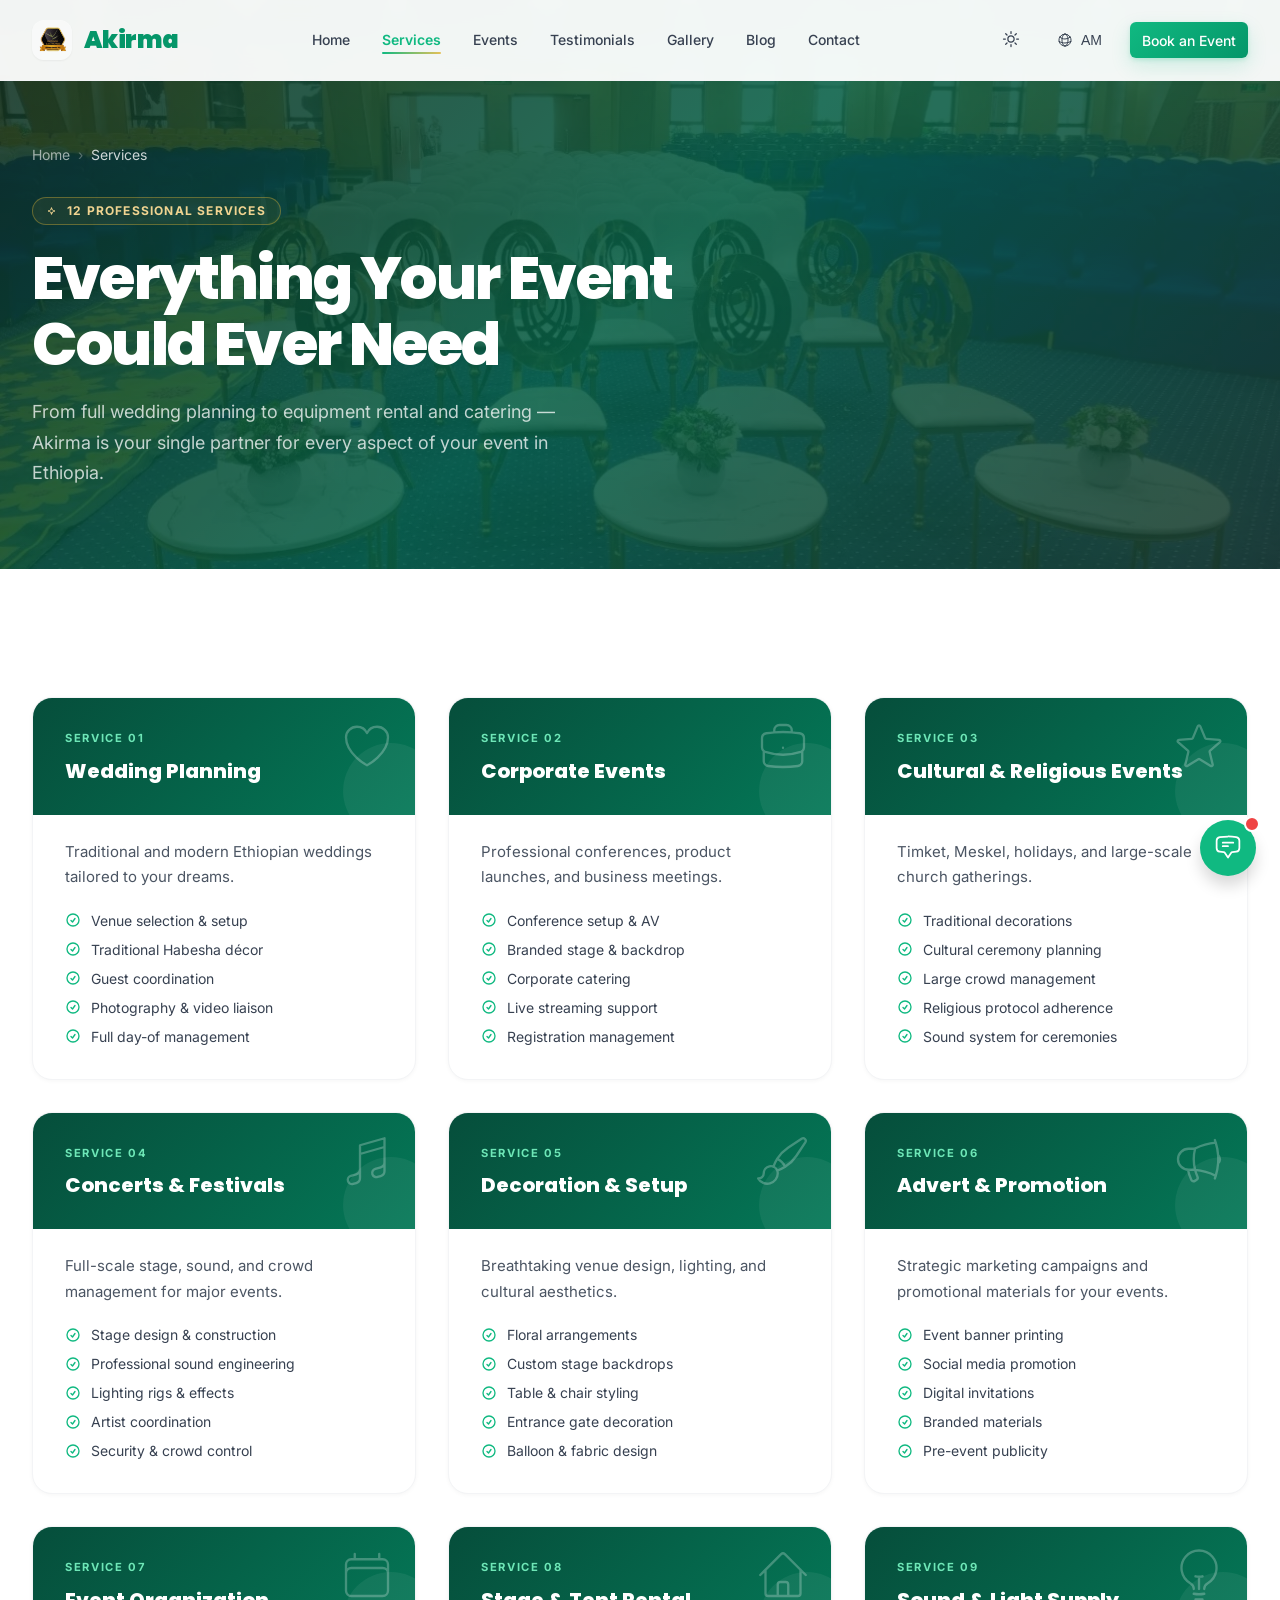
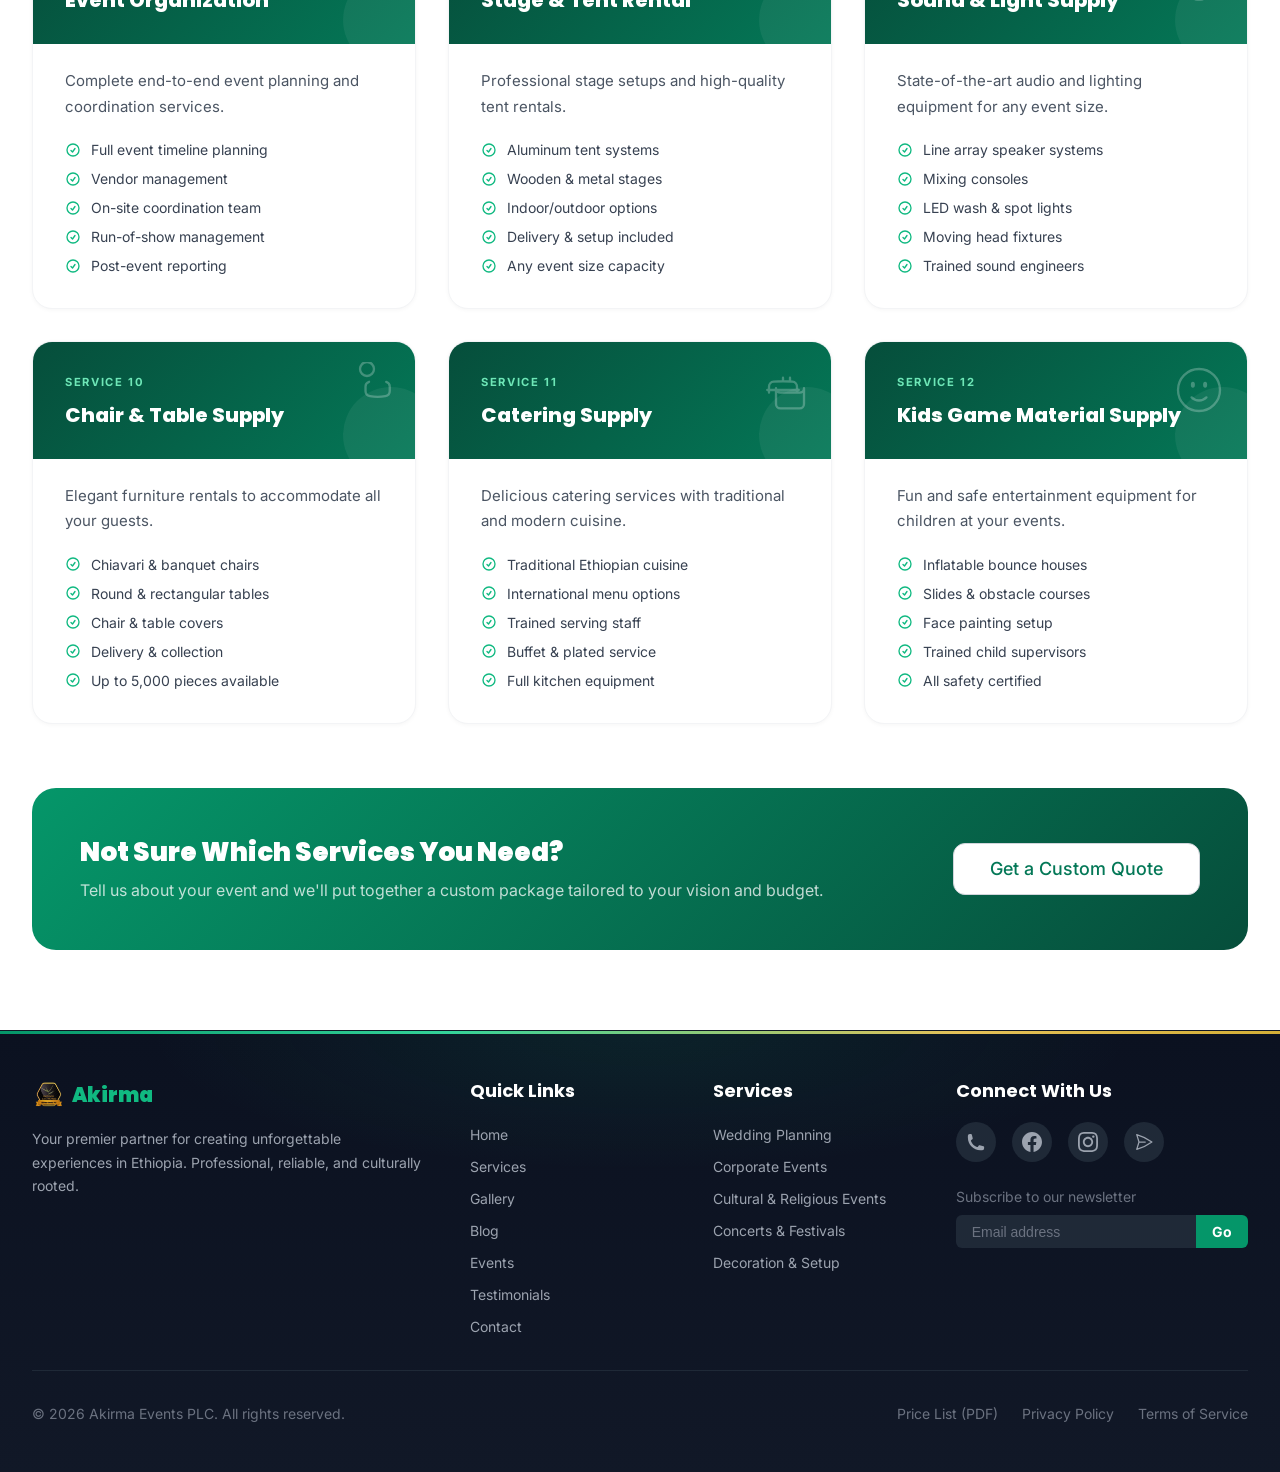
<file: services.html>
<!DOCTYPE html>
<html lang="en">
<head>
  <meta charset="UTF-8" />
  <meta name="viewport" content="width=device-width, initial-scale=1.0" />
  <title>Our Services | Akirma Events PLC</title>
  <meta name="description" content="Akirma Events PLC offers 12 professional event services in Ethiopia — weddings, corporate events, decoration, sound & light, catering, and more in Addis Ababa." />
  <meta name="keywords" content="event services ethiopia, wedding planning addis ababa, catering addis ababa, tent rental ethiopia, stage decoration, kids party materials, sound system rental addis ababa, corporate event management Ethiopia, wedding decor services, full event package addis, audiovisual rental ethiopia, event furniture supply, banquet chairs rental, flower stands addis ababa, bouncy house rental ethiopia, event staffing addis ababa, የአገልግሎት ዝርዝር, የሰርግ ዲኮር, የድምጽ እቃ ኪራይ, የምግብ አቅርቦት" />
  <meta property="og:title" content="Our Services | Akirma Events PLC" />
  <meta property="og:description" content="Professional event planning services in Ethiopia. From weddings to corporate conferences, we handle every detail." />
  <meta property="og:type" content="website" />
  <meta property="og:url" content="https://akirmaevents.com/services.html" />
  <meta property="og:image" content="https://akirmaevents.com/images/hero-bg.jpg" />
  <link rel="canonical" href="https://akirmaevents.com/services.html" />
  <!-- Breadcrumb Structured Data -->
  <script type="application/ld+json">
  {
    "@context": "https://schema.org",
    "@type": "BreadcrumbList",
    "itemListElement": [{
      "@type": "ListItem",
      "position": 1,
      "name": "Home",
      "item": "https://akirmaevents.com/"
    },{
      "@type": "ListItem",
      "position": 2,
      "name": "Services",
      "item": "https://akirmaevents.com/services.html"
    }]
  }
  </script>
  <script type="application/ld+json" id="ld-services">
  {
    "@context": "https://schema.org",
    "@type": "ItemList",
    "@id": "https://akirmaevents.com/services.html#services",
    "name": "Event services by Akirma Events PLC",
    "itemListElement": [
      { "@type": "ListItem", "position": 1, "item": { "@type": "Service", "name": "Wedding Planning", "serviceType": "Wedding Planning", "description": "Traditional and modern Ethiopian weddings tailored to your dreams.", "provider": { "@type": "LocalBusiness", "@id": "https://akirmaevents.com/#business", "name": "Akirma Events PLC" }, "areaServed": "Ethiopia", "url": "https://akirmaevents.com/services.html" } },
      { "@type": "ListItem", "position": 2, "item": { "@type": "Service", "name": "Corporate Events", "serviceType": "Corporate Events", "description": "Professional conferences, product launches, and business meetings.", "provider": { "@type": "LocalBusiness", "@id": "https://akirmaevents.com/#business", "name": "Akirma Events PLC" }, "areaServed": "Ethiopia", "url": "https://akirmaevents.com/services.html" } },
      { "@type": "ListItem", "position": 3, "item": { "@type": "Service", "name": "Cultural & Religious Events", "serviceType": "Cultural & Religious Events", "description": "Timket, Meskel, holidays, and large-scale church gatherings.", "provider": { "@type": "LocalBusiness", "@id": "https://akirmaevents.com/#business", "name": "Akirma Events PLC" }, "areaServed": "Ethiopia", "url": "https://akirmaevents.com/services.html" } },
      { "@type": "ListItem", "position": 4, "item": { "@type": "Service", "name": "Concerts & Festivals", "serviceType": "Concerts & Festivals", "description": "Full-scale stage, sound, and crowd management for major events.", "provider": { "@type": "LocalBusiness", "@id": "https://akirmaevents.com/#business", "name": "Akirma Events PLC" }, "areaServed": "Ethiopia", "url": "https://akirmaevents.com/services.html" } },
      { "@type": "ListItem", "position": 5, "item": { "@type": "Service", "name": "Decoration & Setup", "serviceType": "Decoration & Setup", "description": "Breathtaking venue design, lighting, and cultural aesthetics.", "provider": { "@type": "LocalBusiness", "@id": "https://akirmaevents.com/#business", "name": "Akirma Events PLC" }, "areaServed": "Ethiopia", "url": "https://akirmaevents.com/services.html" } },
      { "@type": "ListItem", "position": 6, "item": { "@type": "Service", "name": "Advert & Promotion", "serviceType": "Advert & Promotion", "description": "Strategic marketing campaigns and promotional materials for your events.", "provider": { "@type": "LocalBusiness", "@id": "https://akirmaevents.com/#business", "name": "Akirma Events PLC" }, "areaServed": "Ethiopia", "url": "https://akirmaevents.com/services.html" } },
      { "@type": "ListItem", "position": 7, "item": { "@type": "Service", "name": "Event Organization", "serviceType": "Event Organization", "description": "Complete end-to-end event planning and coordination services.", "provider": { "@type": "LocalBusiness", "@id": "https://akirmaevents.com/#business", "name": "Akirma Events PLC" }, "areaServed": "Ethiopia", "url": "https://akirmaevents.com/services.html" } },
      { "@type": "ListItem", "position": 8, "item": { "@type": "Service", "name": "Stage & Tent Rental", "serviceType": "Stage & Tent Rental", "description": "Professional stage setups and high-quality tent rentals.", "provider": { "@type": "LocalBusiness", "@id": "https://akirmaevents.com/#business", "name": "Akirma Events PLC" }, "areaServed": "Ethiopia", "url": "https://akirmaevents.com/services.html" } },
      { "@type": "ListItem", "position": 9, "item": { "@type": "Service", "name": "Sound & Light Supply", "serviceType": "Sound & Light Supply", "description": "State-of-the-art audio and lighting equipment for any event size.", "provider": { "@type": "LocalBusiness", "@id": "https://akirmaevents.com/#business", "name": "Akirma Events PLC" }, "areaServed": "Ethiopia", "url": "https://akirmaevents.com/services.html" } },
      { "@type": "ListItem", "position": 10, "item": { "@type": "Service", "name": "Chair & Table Supply", "serviceType": "Chair & Table Supply", "description": "Elegant furniture rentals to accommodate all your guests.", "provider": { "@type": "LocalBusiness", "@id": "https://akirmaevents.com/#business", "name": "Akirma Events PLC" }, "areaServed": "Ethiopia", "url": "https://akirmaevents.com/services.html" } },
      { "@type": "ListItem", "position": 11, "item": { "@type": "Service", "name": "Catering Supply", "serviceType": "Catering Supply", "description": "Delicious catering services with traditional and modern cuisine.", "provider": { "@type": "LocalBusiness", "@id": "https://akirmaevents.com/#business", "name": "Akirma Events PLC" }, "areaServed": "Ethiopia", "url": "https://akirmaevents.com/services.html" } },
      { "@type": "ListItem", "position": 12, "item": { "@type": "Service", "name": "Kids Game Material Supply", "serviceType": "Kids Game Material Supply", "description": "Fun and safe entertainment equipment for children at your events.", "provider": { "@type": "LocalBusiness", "@id": "https://akirmaevents.com/#business", "name": "Akirma Events PLC" }, "areaServed": "Ethiopia", "url": "https://akirmaevents.com/services.html" } }
    ]
  }
  </script>
  <link rel="preconnect" href="https://fonts.googleapis.com">
  <link rel="preconnect" href="https://fonts.gstatic.com" crossorigin>
    <link rel="icon" type="image/png" sizes="32x32" href="/icons/favicon-32x32.png" />
  <link rel="icon" type="image/png" sizes="16x16" href="/icons/favicon-16x16.png" />
  <link rel="apple-touch-icon" sizes="180x180" href="/icons/apple-touch-icon.png" />
  <link rel="manifest" href="/site.webmanifest" />
  <meta name="theme-color" content="#059669" />
  <link rel="stylesheet" href="https://fonts.googleapis.com/css2?family=Inter:wght@300;400;500;600;700&family=Poppins:wght@400;500;600;700;800;900&family=Noto+Sans+Ethiopic:wght@400;500;600;700&display=swap" />
<link rel="stylesheet" href="css/styles.css" />
  <style>
    .page-hero {
      background: linear-gradient(135deg, #0f2d1e 0%, var(--primary-800) 50%, #1a3a2e 100%);
      padding: 9rem 0 5rem;
      color: white;
      position: relative;
      overflow: hidden;
    }
    .page-hero::before {
      content: '';
      position: absolute; inset: 0;
      background: url('images/events/Full%20package%20to%20meeting%20hall.webp') center/cover no-repeat;
      opacity: 0.12;
    }
    .page-hero-content { position: relative; z-index: 2; }
    .page-badge {
      display: inline-flex; align-items: center; gap: 0.5rem;
      padding: 0.25rem 0.875rem; border-radius: 9999px;
      background: rgba(255,255,255,0.1); border: 1px solid rgba(255,255,255,0.2);
      font-size: 0.75rem; font-weight: 700; text-transform: uppercase;
      letter-spacing: 0.1em; color: var(--primary-300); margin-bottom: 1.25rem;
    }
    .page-hero h1 {
      margin-bottom: 1.25rem;
    }
    .page-hero p { font-size: clamp(1rem, 2.5vw, 1.125rem); color: rgba(255,255,255,0.75); max-width: 36rem; line-height: 1.7; }
    .breadcrumb {
      display: flex; align-items: center; gap: 0.5rem;
      font-size: 0.875rem; color: rgba(255,255,255,0.5); margin-bottom: 2rem;
    }
    .breadcrumb a { color: rgba(255,255,255,0.6); text-decoration: none; }
    .breadcrumb a:hover { color: white; }
    .breadcrumb span { color: rgba(255,255,255,0.3); }

    /* Services detail grid */
    .services-page { padding: 5rem 0; }
    body.dark .services-page { background: var(--gray-950); }

    .svc-detail-grid {
      display: grid;
      grid-template-columns: 1fr;
      gap: 2rem;
      margin-top: 3rem;
    }
    @media (min-width: 640px)  { .svc-detail-grid { grid-template-columns: repeat(2, 1fr); } }
    @media (min-width: 1024px) { .svc-detail-grid { grid-template-columns: repeat(3, 1fr); } }

    .svc-card {
      background: white;
      border-radius: 1.25rem;
      overflow: hidden;
      border: 1px solid var(--gray-100);
      box-shadow: 0 1px 4px rgba(0,0,0,0.04);
      transition: box-shadow 0.3s, transform 0.3s;
    }
    body.dark .svc-card { background: var(--gray-900); border-color: var(--gray-800); }
    .svc-card:hover { box-shadow: 0 12px 32px rgba(0,0,0,0.1); transform: translateY(-4px); }

    .svc-card-top {
      background: linear-gradient(135deg, var(--primary-900), var(--primary-700));
      padding: 2rem;
      position: relative;
      overflow: hidden;
    }
    .svc-card-top::after {
      content: '';
      position: absolute; bottom: -1.5rem; right: -1.5rem;
      width: 6rem; height: 6rem;
      background: rgba(255,255,255,0.06);
      border-radius: 50%;
    }
    .svc-num {
      font-size: 0.7rem; font-weight: 700; letter-spacing: 0.15em;
      text-transform: uppercase; color: var(--primary-300);
      margin-bottom: 0.75rem;
    }
    .svc-card-top h3 {
      font-size: clamp(1.125rem, 2.5vw, 1.25rem);
      font-weight: 800;
      font-family: 'Poppins', sans-serif;
      color: white; line-height: 1.2;
    }
    .svc-icon-lg {
      position: absolute; top: 1.25rem; right: 1.25rem;
      opacity: 0.25;
    }
    .svc-icon-lg svg { width: 3.5rem; height: 3.5rem; color: white; }

    .svc-card-body { padding: 1.5rem 2rem 2rem; }
    .svc-card-body p {
      color: var(--gray-600); line-height: 1.7; font-size: 0.9375rem;
      margin-bottom: 1.25rem;
    }
    body.dark .svc-card-body p { color: var(--gray-400); }
    .svc-features {
      list-style: none; padding: 0; margin: 0;
      display: flex; flex-direction: column; gap: 0.5rem;
    }
    .svc-features li {
      display: flex; align-items: center; gap: 0.625rem;
      font-size: 0.875rem; color: var(--gray-700);
    }
    body.dark .svc-features li { color: var(--gray-300); }
    .svc-features li svg { width: 1rem; height: 1rem; color: var(--primary-500); flex-shrink: 0; }

    /* CTA Banner */
    .svc-cta-banner {
      margin-top: 4rem;
      background: linear-gradient(135deg, var(--primary-600), var(--primary-900));
      border-radius: 1.5rem;
      padding: 3rem;
      display: grid;
      grid-template-columns: 1fr;
      gap: 2rem;
      align-items: center;
      color: white;
    }
    @media (min-width: 768px) { .svc-cta-banner { grid-template-columns: 1fr auto; } }
    .svc-cta-banner h3 {
      font-size: 1.625rem; font-weight: 900;
      font-family: 'Poppins', sans-serif; margin-bottom: 0.5rem;
    }
    .svc-cta-banner p { color: rgba(255,255,255,0.75); font-size: 1rem; }
    .svc-cta-btns { display: flex; gap: 0.875rem; flex-wrap: wrap; }
  </style>
</head>
<body>

<!-- Header (Injected by shared.js) -->
<header></header>

<!-- Hero -->
<section class="page-hero" id="main-content">
  <div class="container page-hero-content">
    <div class="breadcrumb">
      <a href="index.html">Home</a>
      <span>›</span>
      <span style="color:rgba(255,255,255,0.8)">Services</span>
    </div>
    <div class="page-badge">
      <svg xmlns="http://www.w3.org/2000/svg" fill="none" viewBox="0 0 24 24" stroke-width="2" stroke="currentColor" style="width:0.75rem;height:0.75rem"><path stroke-linecap="round" stroke-linejoin="round" d="M9.813 15.904 9 18.75l-.813-2.846a4.5 4.5 0 0 0-3.09-3.09L2.25 12l2.846-.813a4.5 4.5 0 0 0 3.09-3.09L9 5.25l.813 2.846a4.5 4.5 0 0 0 3.09 3.09L15.75 12l-2.846.813a4.5 4.5 0 0 0-3.09 3.09Z" /></svg>
      12 Professional Services
    </div>
    <h1>Everything Your Event<br/>Could Ever Need</h1>
    <p>From full wedding planning to equipment rental and catering — Akirma is your single partner for every aspect of your event in Ethiopia.</p>
  </div>
</section>

<!-- Services -->
<section class="services-page">
  <div class="container">
    <div class="svc-detail-grid" id="svc-grid">

      <article class="svc-card">
        <div class="svc-card-top">
          <div class="svc-num">Service 01</div>
          <h3>Wedding Planning</h3>
        </div>
        <div class="svc-card-body">
          <p>Traditional and modern Ethiopian weddings tailored to your dreams.</p>
          <ul class="svc-features">
            <li><svg xmlns="http://www.w3.org/2000/svg" fill="none" viewBox="0 0 24 24" stroke-width="2" stroke="currentColor" aria-hidden="true"><path stroke-linecap="round" stroke-linejoin="round" d="M9 12.75 11.25 15 15 9.75M21 12a9 9 0 1 1-18 0 9 9 0 0 1 18 0Z" /></svg><span>Venue selection &amp; setup</span></li>
            <li><svg xmlns="http://www.w3.org/2000/svg" fill="none" viewBox="0 0 24 24" stroke-width="2" stroke="currentColor" aria-hidden="true"><path stroke-linecap="round" stroke-linejoin="round" d="M9 12.75 11.25 15 15 9.75M21 12a9 9 0 1 1-18 0 9 9 0 0 1 18 0Z" /></svg><span>Traditional Habesha décor</span></li>
            <li><svg xmlns="http://www.w3.org/2000/svg" fill="none" viewBox="0 0 24 24" stroke-width="2" stroke="currentColor" aria-hidden="true"><path stroke-linecap="round" stroke-linejoin="round" d="M9 12.75 11.25 15 15 9.75M21 12a9 9 0 1 1-18 0 9 9 0 0 1 18 0Z" /></svg><span>Guest coordination</span></li>
            <li><svg xmlns="http://www.w3.org/2000/svg" fill="none" viewBox="0 0 24 24" stroke-width="2" stroke="currentColor" aria-hidden="true"><path stroke-linecap="round" stroke-linejoin="round" d="M9 12.75 11.25 15 15 9.75M21 12a9 9 0 1 1-18 0 9 9 0 0 1 18 0Z" /></svg><span>Photography &amp; video liaison</span></li>
            <li><svg xmlns="http://www.w3.org/2000/svg" fill="none" viewBox="0 0 24 24" stroke-width="2" stroke="currentColor" aria-hidden="true"><path stroke-linecap="round" stroke-linejoin="round" d="M9 12.75 11.25 15 15 9.75M21 12a9 9 0 1 1-18 0 9 9 0 0 1 18 0Z" /></svg><span>Full day-of management</span></li>
          </ul>
        </div>
      </article>
      <article class="svc-card">
        <div class="svc-card-top">
          <div class="svc-num">Service 02</div>
          <h3>Corporate Events</h3>
        </div>
        <div class="svc-card-body">
          <p>Professional conferences, product launches, and business meetings.</p>
          <ul class="svc-features">
            <li><svg xmlns="http://www.w3.org/2000/svg" fill="none" viewBox="0 0 24 24" stroke-width="2" stroke="currentColor" aria-hidden="true"><path stroke-linecap="round" stroke-linejoin="round" d="M9 12.75 11.25 15 15 9.75M21 12a9 9 0 1 1-18 0 9 9 0 0 1 18 0Z" /></svg><span>Conference setup &amp; AV</span></li>
            <li><svg xmlns="http://www.w3.org/2000/svg" fill="none" viewBox="0 0 24 24" stroke-width="2" stroke="currentColor" aria-hidden="true"><path stroke-linecap="round" stroke-linejoin="round" d="M9 12.75 11.25 15 15 9.75M21 12a9 9 0 1 1-18 0 9 9 0 0 1 18 0Z" /></svg><span>Branded stage &amp; backdrop</span></li>
            <li><svg xmlns="http://www.w3.org/2000/svg" fill="none" viewBox="0 0 24 24" stroke-width="2" stroke="currentColor" aria-hidden="true"><path stroke-linecap="round" stroke-linejoin="round" d="M9 12.75 11.25 15 15 9.75M21 12a9 9 0 1 1-18 0 9 9 0 0 1 18 0Z" /></svg><span>Corporate catering</span></li>
            <li><svg xmlns="http://www.w3.org/2000/svg" fill="none" viewBox="0 0 24 24" stroke-width="2" stroke="currentColor" aria-hidden="true"><path stroke-linecap="round" stroke-linejoin="round" d="M9 12.75 11.25 15 15 9.75M21 12a9 9 0 1 1-18 0 9 9 0 0 1 18 0Z" /></svg><span>Live streaming support</span></li>
            <li><svg xmlns="http://www.w3.org/2000/svg" fill="none" viewBox="0 0 24 24" stroke-width="2" stroke="currentColor" aria-hidden="true"><path stroke-linecap="round" stroke-linejoin="round" d="M9 12.75 11.25 15 15 9.75M21 12a9 9 0 1 1-18 0 9 9 0 0 1 18 0Z" /></svg><span>Registration management</span></li>
          </ul>
        </div>
      </article>
      <article class="svc-card">
        <div class="svc-card-top">
          <div class="svc-num">Service 03</div>
          <h3>Cultural &amp; Religious Events</h3>
        </div>
        <div class="svc-card-body">
          <p>Timket, Meskel, holidays, and large-scale church gatherings.</p>
          <ul class="svc-features">
            <li><svg xmlns="http://www.w3.org/2000/svg" fill="none" viewBox="0 0 24 24" stroke-width="2" stroke="currentColor" aria-hidden="true"><path stroke-linecap="round" stroke-linejoin="round" d="M9 12.75 11.25 15 15 9.75M21 12a9 9 0 1 1-18 0 9 9 0 0 1 18 0Z" /></svg><span>Traditional decorations</span></li>
            <li><svg xmlns="http://www.w3.org/2000/svg" fill="none" viewBox="0 0 24 24" stroke-width="2" stroke="currentColor" aria-hidden="true"><path stroke-linecap="round" stroke-linejoin="round" d="M9 12.75 11.25 15 15 9.75M21 12a9 9 0 1 1-18 0 9 9 0 0 1 18 0Z" /></svg><span>Cultural ceremony planning</span></li>
            <li><svg xmlns="http://www.w3.org/2000/svg" fill="none" viewBox="0 0 24 24" stroke-width="2" stroke="currentColor" aria-hidden="true"><path stroke-linecap="round" stroke-linejoin="round" d="M9 12.75 11.25 15 15 9.75M21 12a9 9 0 1 1-18 0 9 9 0 0 1 18 0Z" /></svg><span>Large crowd management</span></li>
            <li><svg xmlns="http://www.w3.org/2000/svg" fill="none" viewBox="0 0 24 24" stroke-width="2" stroke="currentColor" aria-hidden="true"><path stroke-linecap="round" stroke-linejoin="round" d="M9 12.75 11.25 15 15 9.75M21 12a9 9 0 1 1-18 0 9 9 0 0 1 18 0Z" /></svg><span>Religious protocol adherence</span></li>
            <li><svg xmlns="http://www.w3.org/2000/svg" fill="none" viewBox="0 0 24 24" stroke-width="2" stroke="currentColor" aria-hidden="true"><path stroke-linecap="round" stroke-linejoin="round" d="M9 12.75 11.25 15 15 9.75M21 12a9 9 0 1 1-18 0 9 9 0 0 1 18 0Z" /></svg><span>Sound system for ceremonies</span></li>
          </ul>
        </div>
      </article>
      <article class="svc-card">
        <div class="svc-card-top">
          <div class="svc-num">Service 04</div>
          <h3>Concerts &amp; Festivals</h3>
        </div>
        <div class="svc-card-body">
          <p>Full-scale stage, sound, and crowd management for major events.</p>
          <ul class="svc-features">
            <li><svg xmlns="http://www.w3.org/2000/svg" fill="none" viewBox="0 0 24 24" stroke-width="2" stroke="currentColor" aria-hidden="true"><path stroke-linecap="round" stroke-linejoin="round" d="M9 12.75 11.25 15 15 9.75M21 12a9 9 0 1 1-18 0 9 9 0 0 1 18 0Z" /></svg><span>Stage design &amp; construction</span></li>
            <li><svg xmlns="http://www.w3.org/2000/svg" fill="none" viewBox="0 0 24 24" stroke-width="2" stroke="currentColor" aria-hidden="true"><path stroke-linecap="round" stroke-linejoin="round" d="M9 12.75 11.25 15 15 9.75M21 12a9 9 0 1 1-18 0 9 9 0 0 1 18 0Z" /></svg><span>Professional sound engineering</span></li>
            <li><svg xmlns="http://www.w3.org/2000/svg" fill="none" viewBox="0 0 24 24" stroke-width="2" stroke="currentColor" aria-hidden="true"><path stroke-linecap="round" stroke-linejoin="round" d="M9 12.75 11.25 15 15 9.75M21 12a9 9 0 1 1-18 0 9 9 0 0 1 18 0Z" /></svg><span>Lighting rigs &amp; effects</span></li>
            <li><svg xmlns="http://www.w3.org/2000/svg" fill="none" viewBox="0 0 24 24" stroke-width="2" stroke="currentColor" aria-hidden="true"><path stroke-linecap="round" stroke-linejoin="round" d="M9 12.75 11.25 15 15 9.75M21 12a9 9 0 1 1-18 0 9 9 0 0 1 18 0Z" /></svg><span>Artist coordination</span></li>
            <li><svg xmlns="http://www.w3.org/2000/svg" fill="none" viewBox="0 0 24 24" stroke-width="2" stroke="currentColor" aria-hidden="true"><path stroke-linecap="round" stroke-linejoin="round" d="M9 12.75 11.25 15 15 9.75M21 12a9 9 0 1 1-18 0 9 9 0 0 1 18 0Z" /></svg><span>Security &amp; crowd control</span></li>
          </ul>
        </div>
      </article>
      <article class="svc-card">
        <div class="svc-card-top">
          <div class="svc-num">Service 05</div>
          <h3>Decoration &amp; Setup</h3>
        </div>
        <div class="svc-card-body">
          <p>Breathtaking venue design, lighting, and cultural aesthetics.</p>
          <ul class="svc-features">
            <li><svg xmlns="http://www.w3.org/2000/svg" fill="none" viewBox="0 0 24 24" stroke-width="2" stroke="currentColor" aria-hidden="true"><path stroke-linecap="round" stroke-linejoin="round" d="M9 12.75 11.25 15 15 9.75M21 12a9 9 0 1 1-18 0 9 9 0 0 1 18 0Z" /></svg><span>Floral arrangements</span></li>
            <li><svg xmlns="http://www.w3.org/2000/svg" fill="none" viewBox="0 0 24 24" stroke-width="2" stroke="currentColor" aria-hidden="true"><path stroke-linecap="round" stroke-linejoin="round" d="M9 12.75 11.25 15 15 9.75M21 12a9 9 0 1 1-18 0 9 9 0 0 1 18 0Z" /></svg><span>Custom stage backdrops</span></li>
            <li><svg xmlns="http://www.w3.org/2000/svg" fill="none" viewBox="0 0 24 24" stroke-width="2" stroke="currentColor" aria-hidden="true"><path stroke-linecap="round" stroke-linejoin="round" d="M9 12.75 11.25 15 15 9.75M21 12a9 9 0 1 1-18 0 9 9 0 0 1 18 0Z" /></svg><span>Table &amp; chair styling</span></li>
            <li><svg xmlns="http://www.w3.org/2000/svg" fill="none" viewBox="0 0 24 24" stroke-width="2" stroke="currentColor" aria-hidden="true"><path stroke-linecap="round" stroke-linejoin="round" d="M9 12.75 11.25 15 15 9.75M21 12a9 9 0 1 1-18 0 9 9 0 0 1 18 0Z" /></svg><span>Entrance gate decoration</span></li>
            <li><svg xmlns="http://www.w3.org/2000/svg" fill="none" viewBox="0 0 24 24" stroke-width="2" stroke="currentColor" aria-hidden="true"><path stroke-linecap="round" stroke-linejoin="round" d="M9 12.75 11.25 15 15 9.75M21 12a9 9 0 1 1-18 0 9 9 0 0 1 18 0Z" /></svg><span>Balloon &amp; fabric design</span></li>
          </ul>
        </div>
      </article>
      <article class="svc-card">
        <div class="svc-card-top">
          <div class="svc-num">Service 06</div>
          <h3>Advert &amp; Promotion</h3>
        </div>
        <div class="svc-card-body">
          <p>Strategic marketing campaigns and promotional materials for your events.</p>
          <ul class="svc-features">
            <li><svg xmlns="http://www.w3.org/2000/svg" fill="none" viewBox="0 0 24 24" stroke-width="2" stroke="currentColor" aria-hidden="true"><path stroke-linecap="round" stroke-linejoin="round" d="M9 12.75 11.25 15 15 9.75M21 12a9 9 0 1 1-18 0 9 9 0 0 1 18 0Z" /></svg><span>Event banner printing</span></li>
            <li><svg xmlns="http://www.w3.org/2000/svg" fill="none" viewBox="0 0 24 24" stroke-width="2" stroke="currentColor" aria-hidden="true"><path stroke-linecap="round" stroke-linejoin="round" d="M9 12.75 11.25 15 15 9.75M21 12a9 9 0 1 1-18 0 9 9 0 0 1 18 0Z" /></svg><span>Social media promotion</span></li>
            <li><svg xmlns="http://www.w3.org/2000/svg" fill="none" viewBox="0 0 24 24" stroke-width="2" stroke="currentColor" aria-hidden="true"><path stroke-linecap="round" stroke-linejoin="round" d="M9 12.75 11.25 15 15 9.75M21 12a9 9 0 1 1-18 0 9 9 0 0 1 18 0Z" /></svg><span>Digital invitations</span></li>
            <li><svg xmlns="http://www.w3.org/2000/svg" fill="none" viewBox="0 0 24 24" stroke-width="2" stroke="currentColor" aria-hidden="true"><path stroke-linecap="round" stroke-linejoin="round" d="M9 12.75 11.25 15 15 9.75M21 12a9 9 0 1 1-18 0 9 9 0 0 1 18 0Z" /></svg><span>Branded materials</span></li>
            <li><svg xmlns="http://www.w3.org/2000/svg" fill="none" viewBox="0 0 24 24" stroke-width="2" stroke="currentColor" aria-hidden="true"><path stroke-linecap="round" stroke-linejoin="round" d="M9 12.75 11.25 15 15 9.75M21 12a9 9 0 1 1-18 0 9 9 0 0 1 18 0Z" /></svg><span>Pre-event publicity</span></li>
          </ul>
        </div>
      </article>
      <article class="svc-card">
        <div class="svc-card-top">
          <div class="svc-num">Service 07</div>
          <h3>Event Organization</h3>
        </div>
        <div class="svc-card-body">
          <p>Complete end-to-end event planning and coordination services.</p>
          <ul class="svc-features">
            <li><svg xmlns="http://www.w3.org/2000/svg" fill="none" viewBox="0 0 24 24" stroke-width="2" stroke="currentColor" aria-hidden="true"><path stroke-linecap="round" stroke-linejoin="round" d="M9 12.75 11.25 15 15 9.75M21 12a9 9 0 1 1-18 0 9 9 0 0 1 18 0Z" /></svg><span>Full event timeline planning</span></li>
            <li><svg xmlns="http://www.w3.org/2000/svg" fill="none" viewBox="0 0 24 24" stroke-width="2" stroke="currentColor" aria-hidden="true"><path stroke-linecap="round" stroke-linejoin="round" d="M9 12.75 11.25 15 15 9.75M21 12a9 9 0 1 1-18 0 9 9 0 0 1 18 0Z" /></svg><span>Vendor management</span></li>
            <li><svg xmlns="http://www.w3.org/2000/svg" fill="none" viewBox="0 0 24 24" stroke-width="2" stroke="currentColor" aria-hidden="true"><path stroke-linecap="round" stroke-linejoin="round" d="M9 12.75 11.25 15 15 9.75M21 12a9 9 0 1 1-18 0 9 9 0 0 1 18 0Z" /></svg><span>On-site coordination team</span></li>
            <li><svg xmlns="http://www.w3.org/2000/svg" fill="none" viewBox="0 0 24 24" stroke-width="2" stroke="currentColor" aria-hidden="true"><path stroke-linecap="round" stroke-linejoin="round" d="M9 12.75 11.25 15 15 9.75M21 12a9 9 0 1 1-18 0 9 9 0 0 1 18 0Z" /></svg><span>Run-of-show management</span></li>
            <li><svg xmlns="http://www.w3.org/2000/svg" fill="none" viewBox="0 0 24 24" stroke-width="2" stroke="currentColor" aria-hidden="true"><path stroke-linecap="round" stroke-linejoin="round" d="M9 12.75 11.25 15 15 9.75M21 12a9 9 0 1 1-18 0 9 9 0 0 1 18 0Z" /></svg><span>Post-event reporting</span></li>
          </ul>
        </div>
      </article>
      <article class="svc-card">
        <div class="svc-card-top">
          <div class="svc-num">Service 08</div>
          <h3>Stage &amp; Tent Rental</h3>
        </div>
        <div class="svc-card-body">
          <p>Professional stage setups and high-quality tent rentals.</p>
          <ul class="svc-features">
            <li><svg xmlns="http://www.w3.org/2000/svg" fill="none" viewBox="0 0 24 24" stroke-width="2" stroke="currentColor" aria-hidden="true"><path stroke-linecap="round" stroke-linejoin="round" d="M9 12.75 11.25 15 15 9.75M21 12a9 9 0 1 1-18 0 9 9 0 0 1 18 0Z" /></svg><span>Aluminum tent systems</span></li>
            <li><svg xmlns="http://www.w3.org/2000/svg" fill="none" viewBox="0 0 24 24" stroke-width="2" stroke="currentColor" aria-hidden="true"><path stroke-linecap="round" stroke-linejoin="round" d="M9 12.75 11.25 15 15 9.75M21 12a9 9 0 1 1-18 0 9 9 0 0 1 18 0Z" /></svg><span>Wooden &amp; metal stages</span></li>
            <li><svg xmlns="http://www.w3.org/2000/svg" fill="none" viewBox="0 0 24 24" stroke-width="2" stroke="currentColor" aria-hidden="true"><path stroke-linecap="round" stroke-linejoin="round" d="M9 12.75 11.25 15 15 9.75M21 12a9 9 0 1 1-18 0 9 9 0 0 1 18 0Z" /></svg><span>Indoor/outdoor options</span></li>
            <li><svg xmlns="http://www.w3.org/2000/svg" fill="none" viewBox="0 0 24 24" stroke-width="2" stroke="currentColor" aria-hidden="true"><path stroke-linecap="round" stroke-linejoin="round" d="M9 12.75 11.25 15 15 9.75M21 12a9 9 0 1 1-18 0 9 9 0 0 1 18 0Z" /></svg><span>Delivery &amp; setup included</span></li>
            <li><svg xmlns="http://www.w3.org/2000/svg" fill="none" viewBox="0 0 24 24" stroke-width="2" stroke="currentColor" aria-hidden="true"><path stroke-linecap="round" stroke-linejoin="round" d="M9 12.75 11.25 15 15 9.75M21 12a9 9 0 1 1-18 0 9 9 0 0 1 18 0Z" /></svg><span>Any event size capacity</span></li>
          </ul>
        </div>
      </article>
      <article class="svc-card">
        <div class="svc-card-top">
          <div class="svc-num">Service 09</div>
          <h3>Sound &amp; Light Supply</h3>
        </div>
        <div class="svc-card-body">
          <p>State-of-the-art audio and lighting equipment for any event size.</p>
          <ul class="svc-features">
            <li><svg xmlns="http://www.w3.org/2000/svg" fill="none" viewBox="0 0 24 24" stroke-width="2" stroke="currentColor" aria-hidden="true"><path stroke-linecap="round" stroke-linejoin="round" d="M9 12.75 11.25 15 15 9.75M21 12a9 9 0 1 1-18 0 9 9 0 0 1 18 0Z" /></svg><span>Line array speaker systems</span></li>
            <li><svg xmlns="http://www.w3.org/2000/svg" fill="none" viewBox="0 0 24 24" stroke-width="2" stroke="currentColor" aria-hidden="true"><path stroke-linecap="round" stroke-linejoin="round" d="M9 12.75 11.25 15 15 9.75M21 12a9 9 0 1 1-18 0 9 9 0 0 1 18 0Z" /></svg><span>Mixing consoles</span></li>
            <li><svg xmlns="http://www.w3.org/2000/svg" fill="none" viewBox="0 0 24 24" stroke-width="2" stroke="currentColor" aria-hidden="true"><path stroke-linecap="round" stroke-linejoin="round" d="M9 12.75 11.25 15 15 9.75M21 12a9 9 0 1 1-18 0 9 9 0 0 1 18 0Z" /></svg><span>LED wash &amp; spot lights</span></li>
            <li><svg xmlns="http://www.w3.org/2000/svg" fill="none" viewBox="0 0 24 24" stroke-width="2" stroke="currentColor" aria-hidden="true"><path stroke-linecap="round" stroke-linejoin="round" d="M9 12.75 11.25 15 15 9.75M21 12a9 9 0 1 1-18 0 9 9 0 0 1 18 0Z" /></svg><span>Moving head fixtures</span></li>
            <li><svg xmlns="http://www.w3.org/2000/svg" fill="none" viewBox="0 0 24 24" stroke-width="2" stroke="currentColor" aria-hidden="true"><path stroke-linecap="round" stroke-linejoin="round" d="M9 12.75 11.25 15 15 9.75M21 12a9 9 0 1 1-18 0 9 9 0 0 1 18 0Z" /></svg><span>Trained sound engineers</span></li>
          </ul>
        </div>
      </article>
      <article class="svc-card">
        <div class="svc-card-top">
          <div class="svc-num">Service 10</div>
          <h3>Chair &amp; Table Supply</h3>
        </div>
        <div class="svc-card-body">
          <p>Elegant furniture rentals to accommodate all your guests.</p>
          <ul class="svc-features">
            <li><svg xmlns="http://www.w3.org/2000/svg" fill="none" viewBox="0 0 24 24" stroke-width="2" stroke="currentColor" aria-hidden="true"><path stroke-linecap="round" stroke-linejoin="round" d="M9 12.75 11.25 15 15 9.75M21 12a9 9 0 1 1-18 0 9 9 0 0 1 18 0Z" /></svg><span>Chiavari &amp; banquet chairs</span></li>
            <li><svg xmlns="http://www.w3.org/2000/svg" fill="none" viewBox="0 0 24 24" stroke-width="2" stroke="currentColor" aria-hidden="true"><path stroke-linecap="round" stroke-linejoin="round" d="M9 12.75 11.25 15 15 9.75M21 12a9 9 0 1 1-18 0 9 9 0 0 1 18 0Z" /></svg><span>Round &amp; rectangular tables</span></li>
            <li><svg xmlns="http://www.w3.org/2000/svg" fill="none" viewBox="0 0 24 24" stroke-width="2" stroke="currentColor" aria-hidden="true"><path stroke-linecap="round" stroke-linejoin="round" d="M9 12.75 11.25 15 15 9.75M21 12a9 9 0 1 1-18 0 9 9 0 0 1 18 0Z" /></svg><span>Chair &amp; table covers</span></li>
            <li><svg xmlns="http://www.w3.org/2000/svg" fill="none" viewBox="0 0 24 24" stroke-width="2" stroke="currentColor" aria-hidden="true"><path stroke-linecap="round" stroke-linejoin="round" d="M9 12.75 11.25 15 15 9.75M21 12a9 9 0 1 1-18 0 9 9 0 0 1 18 0Z" /></svg><span>Delivery &amp; collection</span></li>
            <li><svg xmlns="http://www.w3.org/2000/svg" fill="none" viewBox="0 0 24 24" stroke-width="2" stroke="currentColor" aria-hidden="true"><path stroke-linecap="round" stroke-linejoin="round" d="M9 12.75 11.25 15 15 9.75M21 12a9 9 0 1 1-18 0 9 9 0 0 1 18 0Z" /></svg><span>Up to 5,000 pieces available</span></li>
          </ul>
        </div>
      </article>
      <article class="svc-card">
        <div class="svc-card-top">
          <div class="svc-num">Service 11</div>
          <h3>Catering Supply</h3>
        </div>
        <div class="svc-card-body">
          <p>Delicious catering services with traditional and modern cuisine.</p>
          <ul class="svc-features">
            <li><svg xmlns="http://www.w3.org/2000/svg" fill="none" viewBox="0 0 24 24" stroke-width="2" stroke="currentColor" aria-hidden="true"><path stroke-linecap="round" stroke-linejoin="round" d="M9 12.75 11.25 15 15 9.75M21 12a9 9 0 1 1-18 0 9 9 0 0 1 18 0Z" /></svg><span>Traditional Ethiopian cuisine</span></li>
            <li><svg xmlns="http://www.w3.org/2000/svg" fill="none" viewBox="0 0 24 24" stroke-width="2" stroke="currentColor" aria-hidden="true"><path stroke-linecap="round" stroke-linejoin="round" d="M9 12.75 11.25 15 15 9.75M21 12a9 9 0 1 1-18 0 9 9 0 0 1 18 0Z" /></svg><span>International menu options</span></li>
            <li><svg xmlns="http://www.w3.org/2000/svg" fill="none" viewBox="0 0 24 24" stroke-width="2" stroke="currentColor" aria-hidden="true"><path stroke-linecap="round" stroke-linejoin="round" d="M9 12.75 11.25 15 15 9.75M21 12a9 9 0 1 1-18 0 9 9 0 0 1 18 0Z" /></svg><span>Trained serving staff</span></li>
            <li><svg xmlns="http://www.w3.org/2000/svg" fill="none" viewBox="0 0 24 24" stroke-width="2" stroke="currentColor" aria-hidden="true"><path stroke-linecap="round" stroke-linejoin="round" d="M9 12.75 11.25 15 15 9.75M21 12a9 9 0 1 1-18 0 9 9 0 0 1 18 0Z" /></svg><span>Buffet &amp; plated service</span></li>
            <li><svg xmlns="http://www.w3.org/2000/svg" fill="none" viewBox="0 0 24 24" stroke-width="2" stroke="currentColor" aria-hidden="true"><path stroke-linecap="round" stroke-linejoin="round" d="M9 12.75 11.25 15 15 9.75M21 12a9 9 0 1 1-18 0 9 9 0 0 1 18 0Z" /></svg><span>Full kitchen equipment</span></li>
          </ul>
        </div>
      </article>
      <article class="svc-card">
        <div class="svc-card-top">
          <div class="svc-num">Service 12</div>
          <h3>Kids Game Material Supply</h3>
        </div>
        <div class="svc-card-body">
          <p>Fun and safe entertainment equipment for children at your events.</p>
          <ul class="svc-features">
            <li><svg xmlns="http://www.w3.org/2000/svg" fill="none" viewBox="0 0 24 24" stroke-width="2" stroke="currentColor" aria-hidden="true"><path stroke-linecap="round" stroke-linejoin="round" d="M9 12.75 11.25 15 15 9.75M21 12a9 9 0 1 1-18 0 9 9 0 0 1 18 0Z" /></svg><span>Inflatable bounce houses</span></li>
            <li><svg xmlns="http://www.w3.org/2000/svg" fill="none" viewBox="0 0 24 24" stroke-width="2" stroke="currentColor" aria-hidden="true"><path stroke-linecap="round" stroke-linejoin="round" d="M9 12.75 11.25 15 15 9.75M21 12a9 9 0 1 1-18 0 9 9 0 0 1 18 0Z" /></svg><span>Slides &amp; obstacle courses</span></li>
            <li><svg xmlns="http://www.w3.org/2000/svg" fill="none" viewBox="0 0 24 24" stroke-width="2" stroke="currentColor" aria-hidden="true"><path stroke-linecap="round" stroke-linejoin="round" d="M9 12.75 11.25 15 15 9.75M21 12a9 9 0 1 1-18 0 9 9 0 0 1 18 0Z" /></svg><span>Face painting setup</span></li>
            <li><svg xmlns="http://www.w3.org/2000/svg" fill="none" viewBox="0 0 24 24" stroke-width="2" stroke="currentColor" aria-hidden="true"><path stroke-linecap="round" stroke-linejoin="round" d="M9 12.75 11.25 15 15 9.75M21 12a9 9 0 1 1-18 0 9 9 0 0 1 18 0Z" /></svg><span>Trained child supervisors</span></li>
            <li><svg xmlns="http://www.w3.org/2000/svg" fill="none" viewBox="0 0 24 24" stroke-width="2" stroke="currentColor" aria-hidden="true"><path stroke-linecap="round" stroke-linejoin="round" d="M9 12.75 11.25 15 15 9.75M21 12a9 9 0 1 1-18 0 9 9 0 0 1 18 0Z" /></svg><span>All safety certified</span></li>
          </ul>
        </div>
      </article>
    </div>

    <!-- CTA -->
    <div class="svc-cta-banner reveal">
      <div>
        <h3>Not Sure Which Services You Need?</h3>
        <p>Tell us about your event and we'll put together a custom package tailored to your vision and budget.</p>
      </div>
      <div class="svc-cta-btns">
        <a href="index.html#contact" class="btn btn-lg btn-white">Get a Custom Quote</a>
      </div>
    </div>
  </div>
</section>

<!-- Footer (Injected by shared.js) -->
<footer></footer>

<script src="js/config.js" defer></script>
  <!-- Admin dashboard data layer (safe no-op unless Firebase configured) -->
  <script src="js/store.js" defer></script>
<script src="js/data.js" defer></script>
<script src="js/site-overrides.js" defer></script>
<script src="js/content.js" defer></script>
<script src="js/shared.js" defer></script>
<script>
document.addEventListener('DOMContentLoaded', () => {
  renderServicesPage();
  initReveal();
});

function renderServicesPage() {
  const CHECK = `<svg xmlns="http://www.w3.org/2000/svg" fill="none" viewBox="0 0 24 24" stroke-width="2" stroke="currentColor"><path stroke-linecap="round" stroke-linejoin="round" d="M9 12.75 11.25 15 15 9.75M21 12a9 9 0 1 1-18 0 9 9 0 0 1 18 0Z" /></svg>`;
  document.getElementById('svc-grid').innerHTML = SERVICES.map((s, i) => `
    <div class="svc-card reveal" style="transition-delay:${i * 60}ms">
      <div class="svc-card-top">
        <div class="svc-num">Service ${String(i+1).padStart(2,'0')}</div>
        <h3>${lang === 'am' ? s.nameAm : s.name}</h3>
        <div class="svc-icon-lg">
          <svg xmlns="http://www.w3.org/2000/svg" fill="none" viewBox="0 0 24 24" stroke-width="1" stroke="currentColor">
            <path stroke-linecap="round" stroke-linejoin="round" d="${s.iconPath || ''}" />
          </svg>
        </div>
      </div>
      <div class="svc-card-body">
        <p>${lang === 'am' ? s.descAm : s.desc}</p>
        <ul class="svc-features">
          ${(s.features || []).map(f => `<li>${CHECK}<span>${f}</span></li>`).join('')}
        </ul>
      </div>
    </div>
  `).join('');
}

function initReveal() {
  const obs = new IntersectionObserver(entries => {
    entries.forEach(e => { if (e.isIntersecting) { e.target.classList.add('revealed'); obs.unobserve(e.target); } });
  }, { threshold: 0.08 });
  document.querySelectorAll('.reveal:not(.revealed)').forEach(el => obs.observe(el));
}
</script>
</body>
</html>
</file>
<file: css/admin.css>
/* ══════════════════════════════════════════════════════════
   AKIRMA EVENTS — css/admin.css
   Admin dashboard styles. Depends on tokens in styles.css
   (emerald/gold palette, radii, shadows, form inputs).
══════════════════════════════════════════════════════════ */

.admin-body {
  background: var(--gray-50);
  min-height: 100vh;
}
body.admin-body.dark {
  background: #020617;
  color: #f8fafc;
}

/* ── LOGIN ─────────────────────────────────────────────────────
   Premium "pro max" sign-in: aurora backdrop (orbs + masked grid +
   grain), gold-hairline logo tile, layered shadows, brand focus
   rings and quiet micro-interactions. Pure CSS, zero requests.
   Depends on tokens in styles.css (emerald/gold palette).        */

.admin-login {
  position: relative;
  min-height: 100vh;
  min-height: 100svh;
  display: flex;
  align-items: center;
  justify-content: center;
  padding: 2.5rem 1.5rem;
  overflow: hidden;
  background:
    radial-gradient(52rem 36rem at 10% -12%, rgba(16,185,129,0.13), transparent 62%),
    radial-gradient(46rem 34rem at 108% 114%, rgba(212,175,55,0.12), transparent 60%),
    radial-gradient(40rem 30rem at 94% -14%, rgba(4,120,87,0.09), transparent 65%),
    var(--gray-50);
}
body.admin-body.dark .admin-login {
  background:
    radial-gradient(52rem 36rem at 10% -12%, rgba(16,185,129,0.12), transparent 62%),
    radial-gradient(46rem 34rem at 108% 114%, rgba(212,175,55,0.08), transparent 60%),
    radial-gradient(40rem 30rem at 94% -14%, rgba(4,120,87,0.10), transparent 65%),
    #020617;
}

/* Decorative backdrop layer (markup: .login-bg > two orbs) */
.login-bg { position: absolute; inset: 0; z-index: 0; pointer-events: none; }
.login-bg::before {   /* fine blueprint grid, masked to the centre */
  content: "";
  position: absolute; inset: 0;
  background-size: 2.75rem 2.75rem;
  background-image:
    linear-gradient(to right, rgba(2,44,34,0.04) 1px, transparent 1px),
    linear-gradient(to bottom, rgba(2,44,34,0.04) 1px, transparent 1px);
  -webkit-mask-image: radial-gradient(52rem 46rem at 50% 44%, #000 25%, transparent 78%);
          mask-image: radial-gradient(52rem 46rem at 50% 44%, #000 25%, transparent 78%);
}
.login-bg::after {    /* film grain — inline SVG noise, no request */
  content: "";
  position: absolute; inset: 0;
  opacity: 0.035;
  background-image: url("data:image/svg+xml,%3Csvg xmlns='http://www.w3.org/2000/svg' width='180' height='180'%3E%3Cfilter id='n'%3E%3CfeTurbulence type='fractalNoise' baseFrequency='0.8' numOctaves='2' stitchTiles='stitch'/%3E%3C/filter%3E%3Crect width='100%25' height='100%25' filter='url(%23n)'/%3E%3C/svg%3E");
  background-size: 180px 180px;
}
body.admin-body.dark .login-bg::before {
  background-image:
    linear-gradient(to right, rgba(255,255,255,0.045) 1px, transparent 1px),
    linear-gradient(to bottom, rgba(255,255,255,0.045) 1px, transparent 1px);
}
body.admin-body.dark .login-bg::after { opacity: 0.05; }
.login-bg-orb { position: absolute; border-radius: 50%; will-change: transform; }
.login-bg-orb--a {
  top: -20rem; right: -14rem; width: 46rem; height: 46rem;
  background: radial-gradient(circle at 35% 35%, rgba(16,185,129,0.16), rgba(16,185,129,0.05) 46%, transparent 70%);
  animation: login-orb 28s ease-in-out infinite alternate;
}
.login-bg-orb--b {
  bottom: -22rem; left: -12rem; width: 42rem; height: 42rem;
  background: radial-gradient(circle at 60% 40%, rgba(212,175,55,0.15), rgba(212,175,55,0.04) 46%, transparent 70%);
  animation: login-orb 34s ease-in-out infinite alternate-reverse;
}
body.admin-body.dark .login-bg-orb--a {
  background: radial-gradient(circle at 35% 35%, rgba(16,185,129,0.20), rgba(16,185,129,0.05) 46%, transparent 70%);
}
body.admin-body.dark .login-bg-orb--b {
  background: radial-gradient(circle at 60% 40%, rgba(212,175,55,0.12), rgba(212,175,55,0.03) 46%, transparent 70%);
}
@keyframes login-orb {
  from { transform: translate3d(0, 0, 0) scale(1); }
  to   { transform: translate3d(2.75rem, 1.75rem, 0) scale(1.07); }
}

/* Card */
.login-card {
  position: relative;
  z-index: 1;
  width: 100%;
  max-width: 26.5rem;
  margin: auto;                    /* scroll-safe centering on short screens */
  background: #ffffff;
  border: 1px solid var(--gray-200);
  border-radius: var(--radius-xl, 1.75rem);
  box-shadow:
    inset 0 1px 0 rgba(255,255,255,0.7),
    0 1px 2px rgba(2,44,34,0.05),
    0 12px 32px rgba(2,44,34,0.09),
    0 32px 80px rgba(2,44,34,0.13);
  padding: 2.75rem 2.5rem 2.5rem;
  text-align: center;
  overflow: hidden;
}
.login-card::before {              /* champagne-gold → emerald hairline */
  content: "";
  position: absolute; top: 0; left: 18%; right: 18%; height: 1px;
  background: linear-gradient(90deg, transparent, rgba(212,175,55,0.85) 30%, rgba(16,185,129,0.65) 70%, transparent);
  pointer-events: none;
}
body.admin-body.dark .login-card {
  background: #0f172a;
  border-color: rgba(255,255,255,0.09);
  box-shadow:
    inset 0 1px 0 rgba(255,255,255,0.06),
    0 1px 2px rgba(0,0,0,0.4),
    0 16px 40px rgba(0,0,0,0.45),
    0 40px 90px rgba(0,0,0,0.5);
}

/* Logo tile: emerald gradient + gold hairline ring + sheen + float */
.login-logo {
  position: relative;
  width: 4.75rem; height: 4.75rem;
  margin: 0 auto 1.25rem;
  border-radius: 1.375rem;
  background: linear-gradient(135deg, var(--primary-500), var(--primary-700));
  display: flex; align-items: center; justify-content: center;
  padding: 0.55rem;
  box-shadow:
    inset 0 0 0 1px rgba(212,175,55,0.65),
    inset 0 1px 0 rgba(255,255,255,0.25),
    0 2px 6px rgba(5,150,105,0.28),
    0 12px 28px rgba(5,150,105,0.38);
}
.login-logo::after {               /* glass sheen */
  content: "";
  position: absolute; inset: 0; border-radius: inherit;
  background: linear-gradient(160deg, rgba(255,255,255,0.28), transparent 44%);
  pointer-events: none;
}
.login-logo img { width: 100%; height: 100%; object-fit: contain; position: relative; }

/* Typography */
.login-eyebrow {
  display: inline-flex; align-items: center; gap: 0.5rem;
  margin: 0 0 0.25rem;
  font-size: 0.6875rem; font-weight: 700;
  letter-spacing: 0.22em; text-transform: uppercase;
  color: #8a6d1f;                  /* AA dark gold on white */
}
.login-eyebrow::before,
.login-eyebrow::after { content: ""; width: 1.25rem; height: 1px; }
.login-eyebrow::before { background: linear-gradient(90deg, transparent, rgba(212,175,55,0.9)); }
.login-eyebrow::after  { background: linear-gradient(90deg, rgba(212,175,55,0.9), transparent); }
body.admin-body.dark .login-eyebrow { color: var(--gold-400, #d4af37); }
.login-title {
  font-family: 'Poppins', sans-serif;
  font-size: 1.625rem;
  font-weight: 800;
  color: var(--gray-900);
  letter-spacing: -0.03em;
  line-height: 1.15;
  margin: 0 0 0.4375rem;
}
body.admin-body.dark .login-title { color: white; }
.login-sub { color: var(--gray-600); font-size: 0.9rem; line-height: 1.6; margin: 0 0 1.75rem; }
body.admin-body.dark .login-sub { color: var(--gray-400); }

/* Forms (animation replays whenever JS flips display) */
.login-form {
  text-align: left;
  display: flex; flex-direction: column; gap: 1rem;
  animation: login-form-in 0.45s cubic-bezier(0.16, 1, 0.3, 1) both;
}
@keyframes login-form-in {
  from { opacity: 0; transform: translateY(0.5rem) scale(0.99); }
  to   { opacity: 1; transform: none; }
}
.login-card .form-field { margin-bottom: 0; }
.login-card .form-field > label {
  font-size: 0.8125rem; font-weight: 600;
  letter-spacing: 0.01em;
  margin-bottom: 0.4375rem;
  color: var(--gray-700);
}
body.admin-body.dark .login-card .form-field > label { color: var(--gray-300); }

/* Password inputs — shared by login card AND settings (pw-wrap) */
.pw-wrap { position: relative; display: flex; align-items: center; }
.pw-wrap .form-input {
  width: 100%;
  min-height: 3rem;                /* 48px — comfortable, prevents iOS zoom */
  padding: 0.6875rem 3.25rem 0.6875rem 1rem;
  border-radius: 0.75rem;
  border: 1px solid var(--gray-300);
  background: var(--gray-50);
  color: var(--gray-900);
  font-family: 'Inter', sans-serif;
  font-size: 1rem;
  letter-spacing: 0.01em;
  outline: none;
  transition: border-color 0.18s ease, box-shadow 0.18s ease, background 0.18s ease;
}
.pw-wrap .form-input::placeholder { color: var(--gray-400); }
.pw-wrap .form-input:focus {
  background: #ffffff;
  border-color: var(--primary-600);
  box-shadow: 0 0 0 1px var(--primary-500), 0 0 0 5px rgba(16,185,129,0.15);
}
body.admin-body.dark .pw-wrap .form-input {
  background: rgba(255,255,255,0.045);
  border-color: rgba(255,255,255,0.14);
  color: #f8fafc;
}
body.admin-body.dark .pw-wrap .form-input::placeholder { color: var(--gray-400); }
body.admin-body.dark .pw-wrap .form-input:focus {
  background: rgba(255,255,255,0.07);
  border-color: var(--primary-400);
  box-shadow: 0 0 0 1px var(--primary-400), 0 0 0 5px rgba(16,185,129,0.16);
}

/* Show/hide toggle — 44px tap target */
.pw-toggle {
  position: absolute; right: 0.25rem;
  width: 2.75rem; height: 2.75rem;
  display: flex; align-items: center; justify-content: center;
  background: none; border: 0; border-radius: 0.625rem;
  color: var(--gray-500); cursor: pointer;
  transition: color 0.18s ease, background 0.18s ease, transform 0.12s ease;
}
.pw-toggle:hover { color: var(--gray-700); background: rgba(2,44,34,0.06); }
.pw-toggle:active { transform: scale(0.92); }
body.admin-body.dark .pw-toggle { color: var(--gray-400); }
body.admin-body.dark .pw-toggle:hover { color: var(--gray-200); background: rgba(255,255,255,0.08); }
.pw-toggle svg { width: 1.25rem; height: 1.25rem; }
.pw-wrap .pw-eye-off { display: none; }
.pw-wrap.pw-visible .pw-eye { display: none; }
.pw-wrap.pw-visible .pw-eye-off { display: block; animation: login-icon-pop 0.22s ease; }
@keyframes login-icon-pop {
  from { transform: scale(0.6); opacity: 0; }
  to   { transform: scale(1); opacity: 1; }
}

/* Caps Lock hint (JS: display:flex) */
.pw-caps {
  display: none;
  align-items: center; gap: 0.4375rem;
  margin-top: 0.5rem;
  width: max-content;
  font-size: 0.75rem; font-weight: 600; color: #92400e;
  background: #fffbeb;
  border: 1px solid #fde68a;
  border-radius: 999px;
  padding: 0.3125rem 0.6875rem;
  animation: login-banner-in 0.25s ease both;
}
.pw-caps::before { content: "⇪"; font-size: 0.85rem; line-height: 1; }
body.admin-body.dark .pw-caps {
  color: #fbbf24;
  background: rgba(251,191,36,0.1);
  border-color: rgba(251,191,36,0.3);
}

/* Strength meter (JS toggles [hidden] + data-score 0..4) */
.pw-meter { display: flex; align-items: center; gap: 0.625rem; margin-top: 0.625rem; }
.pw-meter[hidden] { display: none !important; }
.pw-meter-track {
  flex: 1; height: 0.375rem; border-radius: 999px;
  background: var(--gray-200); overflow: hidden;
  box-shadow: inset 0 1px 2px rgba(2,44,34,0.06);
}
body.admin-body.dark .pw-meter-track { background: rgba(255,255,255,0.12); box-shadow: none; }
.pw-meter-bar {
  height: 100%; width: 0;
  border-radius: 999px;
  background: var(--gray-400);
  transition: width 0.3s cubic-bezier(0.4, 0, 0.2, 1), background 0.3s ease;
}
.pw-meter[data-score="0"] .pw-meter-bar { width: 18%; background: #ef4444; }
.pw-meter[data-score="1"] .pw-meter-bar { width: 38%; background: linear-gradient(90deg, #f97316, #fb923c); }
.pw-meter[data-score="2"] .pw-meter-bar { width: 58%; background: linear-gradient(90deg, #eab308, #facc15); }
.pw-meter[data-score="3"] .pw-meter-bar { width: 80%; background: linear-gradient(90deg, #10b981, #34d399); }
.pw-meter[data-score="4"] .pw-meter-bar { width: 100%; background: linear-gradient(90deg, #059669, #047857); }
.pw-meter-label {
  font-size: 0.75rem; font-weight: 600; color: var(--gray-500);
  min-width: 4.25rem; text-align: right;
}
.pw-meter[data-score="0"] .pw-meter-label { color: #b91c1c; }
.pw-meter[data-score="1"] .pw-meter-label { color: #c2410c; }
.pw-meter[data-score="2"] .pw-meter-label { color: #a16207; }
.pw-meter[data-score="3"] .pw-meter-label,
.pw-meter[data-score="4"] .pw-meter-label { color: #047857; }
body.admin-body.dark .pw-meter-label { color: var(--gray-400); }
body.admin-body.dark .pw-meter[data-score="0"] .pw-meter-label { color: #f87171; }
body.admin-body.dark .pw-meter[data-score="1"] .pw-meter-label { color: #fb923c; }
body.admin-body.dark .pw-meter[data-score="2"] .pw-meter-label { color: #facc15; }
body.admin-body.dark .pw-meter[data-score="3"] .pw-meter-label,
body.admin-body.dark .pw-meter[data-score="4"] .pw-meter-label { color: #34d399; }

/* Primary CTA */
.login-btn {
  width: 100%;
  min-height: 3rem;
  border-radius: 0.75rem;
  font-size: 1rem; font-weight: 600; letter-spacing: 0.01em;
  color: #ffffff;
  background: linear-gradient(135deg, var(--primary-700), var(--primary-800));
  box-shadow:
    inset 0 1px 0 rgba(255,255,255,0.18),
    0 1px 2px rgba(2,44,34,0.2),
    0 8px 20px rgba(4,120,87,0.32);
  transition: transform 0.15s ease, box-shadow 0.2s ease, filter 0.2s ease, opacity 0.2s ease;
}
.login-btn:hover {
  opacity: 1;
  transform: translateY(-1px);
  filter: brightness(1.08);
  box-shadow:
    inset 0 1px 0 rgba(255,255,255,0.18),
    0 2px 4px rgba(2,44,34,0.18),
    0 12px 28px rgba(4,120,87,0.4);
}
.login-btn:active {
  transform: translateY(0) scale(0.99);
  filter: brightness(0.98);
  box-shadow:
    inset 0 1px 0 rgba(255,255,255,0.18),
    0 1px 2px rgba(2,44,34,0.2),
    0 4px 12px rgba(4,120,87,0.3);
}
.login-btn:focus { box-shadow: 0 0 0 2px #ffffff, 0 0 0 4px rgba(5,150,105,0.55), 0 8px 20px rgba(4,120,87,0.32); }
.login-btn:focus-visible { outline: none; }
/* CSS-only spinner while .is-loading (JS swaps label text) */
.btn.is-loading { opacity: 0.9; cursor: progress; }
.btn.is-loading::after {
  content: "";
  width: 1.0625rem; height: 1.0625rem;
  margin-left: 0.625rem;
  border-radius: 50%;
  border: 2px solid rgba(255,255,255,0.35);
  border-top-color: #ffffff;
  animation: login-spin 0.7s linear infinite;
}
@keyframes login-spin { to { transform: rotate(360deg); } }

/* Secondary rows & links */
.login-row { display: flex; justify-content: center; margin-top: -0.375rem; }
.login-link {
  appearance: none; background: none; border: 0;
  display: inline-flex; align-items: center;
  min-height: 2.75rem;             /* 44px tap target */
  padding: 0.5rem 0.375rem;
  font-family: 'Inter', sans-serif;
  font-size: 0.875rem; font-weight: 500;
  color: var(--gray-500); cursor: pointer;
  border-radius: 0.5rem;
  transition: color 0.18s ease;
}
.login-link:hover { color: var(--primary-700); text-decoration: underline; text-underline-offset: 3px; }
body.admin-body.dark .login-link { color: var(--gray-400); }
body.admin-body.dark .login-link:hover { color: var(--primary-400); }
.login-hint {
  font-size: 0.75rem;
  color: var(--gray-500);
  line-height: 1.65;
  text-align: left;
  background: var(--gray-50);
  border: 1px solid var(--gray-200);
  border-left: 2px solid rgba(212,175,55,0.7);
  border-radius: 0.875rem;
  padding: 0.75rem 0.875rem;
}
.login-hint strong { color: var(--gray-700); font-weight: 600; }
body.admin-body.dark .login-hint {
  background: rgba(255,255,255,0.04);
  border-color: rgba(255,255,255,0.08);
  border-left-color: rgba(212,175,55,0.5);
  color: var(--gray-400);
}
body.admin-body.dark .login-hint strong { color: var(--gray-200); }

/* Status banners (JS: display:block → animation replays).
   They live at the TOP of the login card (above the active form) so they
   are always visible — a failure next to a long form used to scroll out
   of view and read as "the button does nothing". */
.login-error,
.login-info {
  margin: 0.875rem 0 0.125rem;
  width: 100%;
  text-align: left;
  font-size: 0.85rem; line-height: 1.55;
  padding: 0.6875rem 0.875rem;
  border-radius: 0.75rem;
  animation: login-banner-in 0.35s cubic-bezier(0.16, 1, 0.3, 1) both;
}
@keyframes login-banner-in {
  from { opacity: 0; transform: translateY(-0.375rem); }
  to   { opacity: 1; transform: none; }
}
.login-error {
  color: #b91c1c;
  background: #fef2f2;
  border: 1px solid #fecaca;
  border-left: 3px solid #dc2626;
}
body.admin-body.dark .login-error {
  color: #fecaca;
  background: rgba(220,38,38,0.10);
  border-color: rgba(248,113,113,0.32);
  border-left-color: #ef4444;
}
.login-info {
  color: #065f46;
  background: #ecfdf5;
  border: 1px solid #a7f3d0;
  border-left: 3px solid var(--primary-500);
}
body.admin-body.dark .login-info {
  color: #a7f3d0;
  background: rgba(16,185,129,0.10);
  border-color: rgba(52,211,153,0.32);
  border-left-color: var(--primary-400);
}

/* Live "passwords match" hint under the repeat field (reset form) */
.pw-match {
  display: flex; align-items: center; gap: 0.375rem;
  margin-top: 0.5rem;
  font-size: 0.8rem; font-weight: 500; line-height: 1.3;
  animation: login-banner-in 0.25s ease both;
}
.pw-match[hidden] { display: none; }
.pw-match::before {
  content: "";
  width: 1.05em; height: 1.05em; flex: none;
  background: currentColor;
  -webkit-mask: center / contain no-repeat url("data:image/svg+xml,%3Csvg xmlns='http://www.w3.org/2000/svg' viewBox='0 0 24 24' fill='none' stroke='black' stroke-width='2.2'%3E%3Ccircle cx='12' cy='12' r='10' opacity='.35'/%3E%3Cpath stroke-linecap='round' stroke-linejoin='round' d='m8.5 12.5 2.5 2.5 4.5-5'/%3E%3C/svg%3E");
  mask: center / contain no-repeat url("data:image/svg+xml,%3Csvg xmlns='http://www.w3.org/2000/svg' viewBox='0 0 24 24' fill='none' stroke='black' stroke-width='2.2'%3E%3Ccircle cx='12' cy='12' r='10' opacity='.35'/%3E%3Cpath stroke-linecap='round' stroke-linejoin='round' d='m8.5 12.5 2.5 2.5 4.5-5'/%3E%3C/svg%3E");
}
.pw-match[data-state="ok"] { color: #047857; }
.pw-match[data-state="no"] { color: #92400e; }
.pw-match[data-state="no"]::before {
  -webkit-mask-image: url("data:image/svg+xml,%3Csvg xmlns='http://www.w3.org/2000/svg' viewBox='0 0 24 24' fill='none' stroke='black' stroke-width='2.2'%3E%3Ccircle cx='12' cy='12' r='10' opacity='.35'/%3E%3Cpath stroke-linecap='round' stroke-linejoin='round' d='M12 8v4m0 3.5v.5'/%3E%3C/svg%3E");
  mask-image: url("data:image/svg+xml,%3Csvg xmlns='http://www.w3.org/2000/svg' viewBox='0 0 24 24' fill='none' stroke='black' stroke-width='2.2'%3E%3Ccircle cx='12' cy='12' r='10' opacity='.35'/%3E%3Cpath stroke-linecap='round' stroke-linejoin='round' d='M12 8v4m0 3.5v.5'/%3E%3C/svg%3E");
}
body.admin-body.dark .pw-match[data-state="ok"] { color: #34d399; }
body.admin-body.dark .pw-match[data-state="no"] { color: #fbbf24; }

/* Footer of the card */
.login-back {
  display: inline-flex; align-items: center;
  margin-top: 1.375rem;
  padding: 0.375rem 0.5rem;
  font-size: 0.85rem; font-weight: 500;
  color: var(--gray-500);
  text-decoration: none;
  border-radius: 0.5rem;
  transition: color 0.18s ease;
}
.login-back:hover { color: var(--primary-700); text-decoration: underline; text-underline-offset: 3px; }
body.admin-body.dark .login-back { color: var(--gray-400); }
body.admin-body.dark .login-back:hover { color: var(--primary-400); }
.login-foot {
  margin-top: 1.125rem;
  padding-top: 1rem;
  border-top: 1px solid var(--gray-100);
  font-size: 0.6875rem; font-weight: 600;
  letter-spacing: 0.16em; text-transform: uppercase;
  color: var(--gray-500);
}
body.admin-body.dark .login-foot { border-top-color: rgba(255,255,255,0.08); color: var(--gray-400); }

/* Entrance choreography (runs on load; forms/banners animate on display-flip) */
.login-logo    { animation: login-logo-pop 0.6s cubic-bezier(0.34, 1.56, 0.64, 1) both, login-logo-float 7s ease-in-out 1.4s infinite; }
.login-eyebrow { animation: login-rise-in 0.6s 0.08s cubic-bezier(0.16, 1, 0.3, 1) both; }
.login-title   { animation: login-rise-in 0.6s 0.14s cubic-bezier(0.16, 1, 0.3, 1) both; }
.login-sub     { animation: login-rise-in 0.6s 0.20s cubic-bezier(0.16, 1, 0.3, 1) both; }
.login-back,
.login-foot    { animation: login-rise-in 0.6s 0.26s cubic-bezier(0.16, 1, 0.3, 1) both; }
@keyframes login-logo-pop {
  from { opacity: 0; transform: scale(0.72) translateY(0.5rem); }
  to   { opacity: 1; transform: none; }
}
@keyframes login-logo-float {
  0%, 100% { transform: translateY(0); }
  50%      { transform: translateY(-0.25rem); }
}
@keyframes login-rise-in {
  from { opacity: 0; transform: translateY(0.6rem); }
  to   { opacity: 1; transform: none; }
}

/* Error micro-interaction: the card shakes so failure is felt */
.login-card.shake { animation: login-shake 0.5s cubic-bezier(0.36, 0.07, 0.19, 0.97) both; }
@keyframes login-shake {
  0%, 100% { transform: translateX(0); }
  15% { transform: translateX(-0.5rem); }
  30% { transform: translateX(0.45rem); }
  45% { transform: translateX(-0.35rem); }
  60% { transform: translateX(0.25rem); }
  75% { transform: translateX(-0.12rem); }
}

/* Keyboard focus: visible gold ring everywhere (inputs use their emerald glow) */
.admin-login :focus-visible { outline: 2px solid #8a6d1f; outline-offset: 2px; }
body.admin-body.dark .admin-login :focus-visible { outline-color: var(--gold-400, #d4af37); }
.admin-login :where(.form-input):focus-visible,
.login-btn:focus-visible { outline: none; }

/* ── LOGIN: responsive ── */
@media (max-width: 480px) {
  .admin-login { padding: 1.25rem 1rem; }
  .login-card { padding: 2.125rem 1.5rem 1.875rem; border-radius: 1.5rem; }
  .login-logo { width: 4.25rem; height: 4.25rem; margin-bottom: 1.125rem; }
  .login-title { font-size: 1.4375rem; }
  .login-sub { margin-bottom: 1.5rem; }
}
@media (max-height: 760px) {
  .admin-login { padding-block: 1.5rem; }
  .login-card { padding: 2rem 2.25rem 1.625rem; }
  .login-logo { width: 4.25rem; height: 4.25rem; margin-bottom: 1rem; }
}
@media (prefers-reduced-motion: reduce) {
  .login-bg-orb,
  .login-logo, .login-eyebrow, .login-title, .login-sub, .login-back, .login-foot,
  .login-form, .login-error, .login-info, .pw-caps, .pw-meter,
  .login-card.shake,
  .pw-wrap.pw-visible .pw-eye-off { animation: none !important; }
  .login-btn, .pw-toggle, .pw-meter-bar, .login-link, .login-back { transition: none; }
}

/* ── SETTINGS: change password ── */
.cp-form { text-align: left; }
.cp-grid { display: grid; grid-template-columns: 1fr 1fr; gap: 1.125rem 1.25rem; }
.cp-grid .form-field { margin-bottom: 0; }
.cp-grid .form-field:nth-child(3) { grid-column: 1 / -1; }
@media (max-width: 640px) { .cp-grid { grid-template-columns: 1fr; } }
.cp-actions { display: flex; align-items: center; flex-wrap: wrap; gap: 0.875rem; margin-top: 1.375rem; }
.cp-actions .btn {
  height: 2.5rem;
  padding: 0 1.25rem;
  border-radius: 0.75rem;
  font-size: 0.9rem;
  flex-shrink: 0;
}
.cp-result { font-size: 0.85rem; font-weight: 600; display: inline-flex; align-items: center; gap: 0.4375rem; }
.cp-result.ok { color: #047857; }
.cp-result.bad { color: #b91c1c; }
.cp-result.ok::before,
.cp-result.bad::before {
  content: "";
  display: inline-flex; align-items: center; justify-content: center;
  width: 1.125rem; height: 1.125rem;
  border-radius: 50%;
  color: #ffffff; font-size: 0.6875rem; font-weight: 700; line-height: 1;
}
.cp-result.ok::before { content: "✓"; background: var(--primary-500); }
.cp-result.bad::before { content: "✕"; background: #ef4444; }
body.admin-body.dark .cp-result.ok { color: #34d399; }
body.admin-body.dark .cp-result.bad { color: #f87171; }

/* ── APP SHELL ── */
.admin-app { display: flex; min-height: 100vh; }

.admin-sidebar {
  width: 16rem;
  flex-shrink: 0;
  background: white;
  border-right: 1px solid var(--gray-200);
  display: flex;
  flex-direction: column;
  padding: 1.25rem 1rem;
  position: sticky;
  top: 0;
  height: 100vh;
}
body.admin-body.dark .admin-sidebar { background: #0f172a; border-right-color: rgba(255,255,255,0.08); }

.sb-brand {
  display: flex; align-items: center; gap: 0.75rem;
  padding: 0.5rem 0.5rem 1.25rem;
  border-bottom: 1px solid var(--gray-100);
  margin-bottom: 1rem;
}
body.admin-body.dark .sb-brand { border-bottom-color: rgba(255,255,255,0.08); }
.sb-brand img {
  width: 2.75rem; height: 2.75rem;
  border-radius: 0.875rem;
  background: linear-gradient(135deg, var(--primary-500), var(--primary-700));
  padding: 0.3rem;
}
.sb-brand strong { display: block; font-family: 'Poppins', sans-serif; color: var(--primary-600); font-size: 1.125rem; letter-spacing: -0.02em; }
body.admin-body.dark .sb-brand strong { color: var(--primary-400); }
.sb-brand span { font-size: 0.72rem; color: var(--gray-500); text-transform: uppercase; letter-spacing: 0.12em; font-weight: 700; }
body.admin-body.dark .sb-brand span { color: var(--gray-400); }

.sb-nav { display: flex; flex-direction: column; gap: 0.25rem; flex: 1; }
.sb-link {
  display: flex; align-items: center; gap: 0.75rem;
  width: 100%;
  padding: 0.75rem 0.875rem;
  border: none; background: transparent;
  border-radius: 0.75rem;
  font-size: 0.925rem; font-weight: 600;
  color: var(--gray-600);
  cursor: pointer;
  text-align: left;
  transition: background 0.2s, color 0.2s;
  font-family: 'Inter', sans-serif;
}
body.admin-body.dark .sb-link { color: var(--gray-300); }
.sb-link svg { width: 1.25rem; height: 1.25rem; flex-shrink: 0; }
.sb-link:hover { background: var(--gray-100); color: var(--gray-900); }
body.admin-body.dark .sb-link:hover { background: rgba(255,255,255,0.06); color: white; }
.sb-link.active { background: rgba(16,185,129,0.12); color: var(--primary-700); }
body.admin-body.dark .sb-link.active { color: var(--primary-400); }
.sb-badge {
  margin-left: auto;
  font-style: normal;
  font-size: 0.7rem;
  font-weight: 800;
  background: #ef4444;
  color: white;
  min-width: 1.25rem; height: 1.25rem;
  border-radius: 999px;
  display: inline-flex; align-items: center; justify-content: center;
  padding: 0 0.3rem;
}
.sb-footer { border-top: 1px solid var(--gray-100); padding-top: 0.75rem; display: flex; flex-direction: column; gap: 0.5rem; }
body.admin-body.dark .sb-footer { border-top-color: rgba(255,255,255,0.08); }
.mode-chip {
  align-self: flex-start;
  font-size: 0.65rem; font-weight: 800; letter-spacing: 0.14em;
  padding: 0.3rem 0.6rem; border-radius: 999px;
  background: rgba(212,175,55,0.15); color: #b8952e; border: 1px solid rgba(212,175,55,0.4);
}
.mode-chip.live { background: rgba(16,185,129,0.12); color: var(--primary-700); border-color: rgba(16,185,129,0.4); }
body.admin-body.dark .mode-chip.live { color: var(--primary-400); }
.sb-logout:hover { background: rgba(239,68,68,0.08); color: #dc2626 !important; }

.sb-scrim, .drawer-scrim { display: none; }

/* ── MAIN ── */
.admin-main { flex: 1; min-width: 0; display: flex; flex-direction: column; }
.admin-topbar {
  position: sticky; top: 0; z-index: 40;
  display: flex; align-items: center; gap: 1rem;
  background: rgba(255,255,255,0.9);
  backdrop-filter: blur(10px);
  border-bottom: 1px solid var(--gray-200);
  padding: 1rem 2rem;
}
body.admin-body.dark .admin-topbar { background: rgba(2,6,23,0.85); border-bottom-color: rgba(255,255,255,0.08); }
.admin-burger { display: none; }
.topbar-title { font-family: 'Poppins', sans-serif; font-size: 1.25rem; font-weight: 700; color: var(--gray-900); flex: 1; letter-spacing: -0.02em; }
body.admin-body.dark .topbar-title { color: white; }
.topbar-actions { display: flex; gap: 0.5rem; }
.icon-btn {
  width: 2.5rem; height: 2.5rem;
  display: inline-flex; align-items: center; justify-content: center;
  border-radius: 0.75rem;
  border: 1px solid var(--gray-200);
  background: white;
  color: var(--gray-600);
  cursor: pointer;
  transition: background 0.2s, color 0.2s, border-color 0.2s;
}
body.admin-body.dark .icon-btn { background: #1e293b; border-color: rgba(255,255,255,0.1); color: var(--gray-300); }
.icon-btn:hover { color: var(--primary-600); border-color: var(--primary-300); }
body.admin-body.dark .icon-btn:hover { color: var(--primary-400); }

.admin-content { padding: 2rem; max-width: 72rem; width: 100%; margin: 0 auto; }

/* ── STAT CARDS ── */
.stats-grid {
  display: grid;
  grid-template-columns: repeat(4, 1fr);
  gap: 1rem;
  margin-bottom: 2rem;
}
.stat-box {
  background: white;
  border: 1px solid var(--gray-200);
  border-radius: 1.25rem;
  padding: 1.25rem 1.375rem;
  position: relative;
  overflow: hidden;
}
body.admin-body.dark .stat-box { background: #0f172a; border-color: rgba(255,255,255,0.08); }
.stat-box::before {
  content: '';
  position: absolute; top: 0; left: 0; right: 0; height: 3px;
  background: linear-gradient(90deg, var(--primary-500), var(--gold-500, #d4af37));
  opacity: 0; transition: opacity 0.25s;
}
.stat-box:hover::before { opacity: 1; }
.stat-box .k {
  font-size: 0.72rem; font-weight: 800; letter-spacing: 0.1em; text-transform: uppercase;
  color: var(--gray-500);
  display: flex; align-items: center; gap: 0.4rem;
}
body.admin-body.dark .stat-box .k { color: var(--gray-400); }
.stat-box .k svg { width: 0.95rem; height: 0.95rem; }
.stat-box .v {
  font-family: 'Poppins', sans-serif;
  font-size: 2rem; font-weight: 800;
  color: var(--gray-900);
  margin-top: 0.5rem;
  letter-spacing: -0.03em;
}
body.admin-body.dark .stat-box .v { color: white; }
.stat-box .v.gold { color: #b8952e; }
body.admin-body.dark .stat-box .v.gold { color: var(--gold-400, #e5c158); }

/* ── PANELS ── */
.panel {
  background: white;
  border: 1px solid var(--gray-200);
  border-radius: 1.25rem;
  padding: 1.5rem;
  margin-bottom: 1.5rem;
}
body.admin-body.dark .panel { background: #0f172a; border-color: rgba(255,255,255,0.08); }
.panel-head {
  display: flex; align-items: center; justify-content: space-between;
  gap: 1rem;
  margin-bottom: 1.25rem;
}
.panel-head h3 { font-family: 'Poppins', sans-serif; font-size: 1.05rem; font-weight: 700; color: var(--gray-900); }
body.admin-body.dark .panel-head h3 { color: white; }
.panel-head .actions { display: flex; gap: 0.5rem; flex-wrap: wrap; }

.mini-btn {
  display: inline-flex; align-items: center; gap: 0.4rem;
  height: 2.25rem; padding: 0 0.875rem;
  border-radius: 0.625rem;
  border: 1px solid var(--gray-200);
  background: white;
  font-size: 0.8rem; font-weight: 700;
  color: var(--gray-700);
  cursor: pointer;
  transition: border-color 0.2s, color 0.2s, background 0.2s;
  font-family: 'Inter', sans-serif;
  text-decoration: none;
}
body.admin-body.dark .mini-btn { background: #1e293b; border-color: rgba(255,255,255,0.1); color: var(--gray-300); }
.mini-btn:hover { border-color: var(--primary-400); color: var(--primary-700); }
body.admin-body.dark .mini-btn:hover { color: var(--primary-400); }
.mini-btn svg { width: 0.9rem; height: 0.9rem; }
.mini-btn.primary { background: linear-gradient(135deg, var(--primary-500), var(--primary-600)); border-color: transparent; color: white; }
.mini-btn.primary:hover { color: white; filter: brightness(1.06); }
.mini-btn.danger:hover { border-color: #fca5a5; color: #dc2626; }

/* ── INQUIRY ROWS ── */
.filter-row { display: flex; gap: 0.5rem; margin-bottom: 1rem; flex-wrap: wrap; }
.filter-chip {
  height: 2rem; padding: 0 0.9rem;
  border-radius: 999px;
  border: 1px solid var(--gray-200);
  background: white;
  font-size: 0.78rem; font-weight: 700;
  color: var(--gray-600);
  cursor: pointer;
  transition: all 0.2s;
  font-family: 'Inter', sans-serif;
}
body.admin-body.dark .filter-chip { background: #1e293b; border-color: rgba(255,255,255,0.1); color: var(--gray-300); }
.filter-chip:hover { border-color: var(--primary-300); }
.filter-chip.active {
  background: linear-gradient(135deg, var(--primary-500), var(--primary-600));
  border-color: transparent; color: white;
}

.inquiry-list { display: flex; flex-direction: column; gap: 0.625rem; }
.inquiry-row {
  display: flex; align-items: center; gap: 1rem;
  padding: 1rem 1.125rem;
  border: 1px solid var(--gray-200);
  border-radius: 1rem;
  background: white;
  cursor: pointer;
  transition: border-color 0.2s, transform 0.2s, box-shadow 0.2s;
  text-align: left; width: 100%;
  font-family: 'Inter', sans-serif;
}
body.admin-body.dark .inquiry-row { background: rgba(255,255,255,0.02); border-color: rgba(255,255,255,0.08); }
.inquiry-row:hover {
  border-color: var(--primary-300);
  transform: translateY(-2px);
  box-shadow: 0 8px 24px rgba(2,44,34,0.08);
}
body.admin-body.dark .inquiry-row:hover { border-color: rgba(52,211,153,0.4); }
.inquiry-row.unread { border-left: 4px solid var(--primary-500); }
.avatar {
  width: 2.75rem; height: 2.75rem; flex-shrink: 0;
  border-radius: 999px;
  background: linear-gradient(135deg, var(--primary-100), var(--primary-200));
  color: var(--primary-700);
  display: flex; align-items: center; justify-content: center;
  font-weight: 800; font-size: 0.9rem;
}
body.admin-body.dark .avatar { background: rgba(16,185,129,0.2); color: var(--primary-300); }
.inquiry-main { flex: 1; min-width: 0; }
.inquiry-main .name {
  font-weight: 700; color: var(--gray-900); font-size: 0.925rem;
  display: flex; align-items: center; gap: 0.5rem; flex-wrap: wrap;
}
body.admin-body.dark .inquiry-main .name { color: white; }
.inquiry-main .msg {
  color: var(--gray-500); font-size: 0.82rem;
  white-space: nowrap; overflow: hidden; text-overflow: ellipsis;
  margin-top: 0.2rem;
}
body.admin-body.dark .inquiry-main .msg { color: var(--gray-400); }
.inquiry-side { text-align: right; flex-shrink: 0; }
.inquiry-side .when { font-size: 0.72rem; color: var(--gray-400); margin-bottom: 0.35rem; }

.status-badge {
  display: inline-flex; align-items: center; gap: 0.3rem;
  font-size: 0.68rem; font-weight: 800; letter-spacing: 0.06em; text-transform: uppercase;
  padding: 0.25rem 0.6rem; border-radius: 999px;
}
.status-new     { background: rgba(59,130,246,0.12);  color: #2563eb; }
.status-read    { background: rgba(16,185,129,0.12);  color: #059669; }
.status-replied { background: rgba(212,175,55,0.15);  color: #b8952e; }
body.admin-body.dark .status-new     { color: #93c5fd; }
body.admin-body.dark .status-read    { color: #6ee7b7; }
body.admin-body.dark .status-replied { color: var(--gold-400, #e5c158); }

.type-chip {
  font-size: 0.68rem; font-weight: 700;
  padding: 0.2rem 0.55rem; border-radius: 999px;
  background: var(--gray-100); color: var(--gray-600);
}
body.admin-body.dark .type-chip { background: rgba(255,255,255,0.08); color: var(--gray-300); }

.empty-state {
  text-align: center; padding: 3rem 1rem; color: var(--gray-500);
}
body.admin-body.dark .empty-state { color: var(--gray-400); }
.empty-state svg { width: 3rem; height: 3rem; margin-bottom: 0.75rem; opacity: 0.4; }
.empty-state p { font-size: 0.9rem; }

/* ── DRAWER ── */
.drawer {
  position: fixed; top: 0; right: 0; bottom: 0;
  width: min(28rem, 92vw);
  background: white;
  z-index: 200;
  box-shadow: -24px 0 60px rgba(2,44,34,0.18);
  transform: translateX(105%);
  transition: transform 0.32s cubic-bezier(0.22,1,0.36,1);
  display: flex; flex-direction: column;
}
body.admin-body.dark .drawer { background: #0f172a; }
.drawer.open { transform: translateX(0); }
.drawer-scrim.show {
  display: block; position: fixed; inset: 0;
  background: rgba(2,6,23,0.45);
  z-index: 190;
}
.drawer-head {
  display: flex; align-items: center; justify-content: space-between;
  padding: 1.25rem 1.5rem;
  border-bottom: 1px solid var(--gray-100);
}
body.admin-body.dark .drawer-head { border-bottom-color: rgba(255,255,255,0.08); }
.drawer-head h3 { font-family: 'Poppins', sans-serif; font-size: 1.05rem; color: var(--gray-900); }
body.admin-body.dark .drawer-head h3 { color: white; }
.drawer-body { padding: 1.5rem; overflow-y: auto; flex: 1; }

.d-row { margin-bottom: 1.25rem; }
.d-row .lbl {
  font-size: 0.68rem; font-weight: 800; letter-spacing: 0.1em; text-transform: uppercase;
  color: var(--gray-400);
  display: block; margin-bottom: 0.3rem;
}
.d-row .val { color: var(--gray-800); font-size: 0.95rem; line-height: 1.6; word-break: break-word; }
body.admin-body.dark .d-row .val { color: var(--gray-200); }
.d-row .val a { color: var(--primary-600); text-decoration: none; font-weight: 600; }
body.admin-body.dark .d-row .val a { color: var(--primary-400); }
.d-actions { display: flex; gap: 0.5rem; flex-wrap: wrap; margin-top: 1.5rem; }

/* ── SUBSCRIBERS ── */
.sub-row {
  display: flex; align-items: center; gap: 0.875rem;
  padding: 0.75rem 1rem;
  border-bottom: 1px solid var(--gray-100);
  font-size: 0.9rem;
}
body.admin-body.dark .sub-row { border-bottom-color: rgba(255,255,255,0.06); }
.sub-row:last-child { border-bottom: none; }
.sub-row .email { flex: 1; color: var(--gray-800); word-break: break-all; font-weight: 500; }
body.admin-body.dark .sub-row .email { color: var(--gray-200); }
.sub-row .when { font-size: 0.75rem; color: var(--gray-400); flex-shrink: 0; }

/* ── SETTINGS ── */
.setup-step {
  display: flex; gap: 1rem;
  padding: 1rem 0;
  border-bottom: 1px solid var(--gray-100);
}
body.admin-body.dark .setup-step { border-bottom-color: rgba(255,255,255,0.06); }
.setup-step:last-child { border-bottom: none; }
.step-num {
  width: 1.75rem; height: 1.75rem; flex-shrink: 0;
  border-radius: 999px;
  background: linear-gradient(135deg, var(--primary-500), var(--primary-700));
  color: white; font-weight: 800; font-size: 0.8rem;
  display: flex; align-items: center; justify-content: center;
  margin-top: 0.1rem;
}
.setup-step h4 { font-size: 0.925rem; font-weight: 700; color: var(--gray-900); margin-bottom: 0.3rem; }
body.admin-body.dark .setup-step h4 { color: white; }
.setup-step p { font-size: 0.85rem; color: var(--gray-600); line-height: 1.65; }
body.admin-body.dark .setup-step p { color: var(--gray-400); }
.setup-step code, .setup-step a { color: var(--primary-700); font-weight: 600; }
body.admin-body.dark .setup-step code { color: var(--primary-400); }
.setup-step pre {
  margin-top: 0.5rem;
  background: var(--gray-900);
  color: #d1fae5;
  font-size: 0.72rem;
  line-height: 1.6;
  padding: 0.875rem 1rem;
  border-radius: 0.75rem;
  overflow-x: auto;
  font-family: ui-monospace, monospace;
}

.conn-grid { display: grid; grid-template-columns: repeat(2, 1fr); gap: 1rem; }
.conn-item {
  display: flex; align-items: center; gap: 0.75rem;
  border: 1px solid var(--gray-200);
  border-radius: 1rem;
  padding: 1rem 1.125rem;
}
body.admin-body.dark .conn-item { border-color: rgba(255,255,255,0.08); }
.conn-dot { width: 0.6rem; height: 0.6rem; border-radius: 999px; flex-shrink: 0; }
.conn-dot.on  { background: #22c55e; box-shadow: 0 0 0 3px rgba(34,197,94,0.2); }
.conn-dot.off { background: #d1d5db; }
body.admin-body.dark .conn-dot.off { background: #475569; }
.conn-item .t { font-size: 0.875rem; font-weight: 700; color: var(--gray-800); }
body.admin-body.dark .conn-item .t { color: var(--gray-200); }
.conn-item .s { font-size: 0.72rem; color: var(--gray-500); }
body.admin-body.dark .conn-item .s { color: var(--gray-400); }

/* ── TYPE BAR (overview) ── */
.type-bar-row { display: flex; align-items: center; gap: 0.75rem; margin-bottom: 0.75rem; }
.type-bar-row .lbl { width: 9.5rem; flex-shrink: 0; font-size: 0.8rem; font-weight: 600; color: var(--gray-600); white-space: nowrap; overflow: hidden; text-overflow: ellipsis; }
body.admin-body.dark .type-bar-row .lbl { color: var(--gray-300); }
.type-bar-track { flex: 1; height: 0.625rem; background: var(--gray-100); border-radius: 999px; overflow: hidden; }
body.admin-body.dark .type-bar-track { background: rgba(255,255,255,0.08); }
.type-bar-fill { height: 100%; border-radius: 999px; background: linear-gradient(90deg, var(--primary-500), var(--gold-500, #d4af37)); transition: width 0.6s cubic-bezier(0.22,1,0.36,1); }
.type-bar-row .n { width: 1.5rem; text-align: right; font-size: 0.8rem; font-weight: 800; color: var(--gray-700); }
body.admin-body.dark .type-bar-row .n { color: var(--gray-300); }

/* ── RESPONSIVE ── */
@media (max-width: 1024px) {
  .stats-grid { grid-template-columns: repeat(2, 1fr); }
}
@media (max-width: 860px) {
  .admin-sidebar {
    position: fixed; left: 0; top: 0; bottom: 0; z-index: 210;
    transform: translateX(-100%);
    transition: transform 0.3s cubic-bezier(0.22,1,0.36,1);
    box-shadow: 24px 0 60px rgba(2,44,34,0.15);
  }
  .admin-sidebar.open { transform: translateX(0); }
  .sb-scrim.show {
    display: block; position: fixed; inset: 0; z-index: 205;
    background: rgba(2,6,23,0.45);
  }
  .admin-burger { display: inline-flex; }
  .admin-topbar { padding: 0.875rem 1.25rem; }
  .admin-content { padding: 1.25rem; }
}
@media (max-width: 560px) {
  .stats-grid { grid-template-columns: 1fr 1fr; gap: 0.625rem; }
  .stat-box { padding: 1rem; }
  .stat-box .v { font-size: 1.5rem; }
  .conn-grid { grid-template-columns: 1fr; }
  .inquiry-row { flex-wrap: wrap; }
  .inquiry-side { text-align: left; width: 100%; display: flex; align-items: center; gap: 0.75rem; }
  .inquiry-side .when { margin-bottom: 0; }
  .type-bar-row .lbl { width: 7.5rem; }
}

/* ── Reduced motion ── */
@media (prefers-reduced-motion: reduce) {
  .drawer, .admin-sidebar, .inquiry-row, .type-bar-fill { transition: none !important; }
}

/* ══════════════════════════════════════════════════════════
   CONTENT EDITOR (admin → Content)
══════════════════════════════════════════════════════════ */
.content-steps {
  display: grid;
  grid-template-columns: repeat(3, 1fr);
  gap: 1.25rem;
}
.cstep { display: flex; gap: .8rem; align-items: flex-start; }
.cstep .step-num {
  width: 1.75rem; height: 1.75rem; flex-shrink: 0;
  display: inline-flex; align-items: center; justify-content: center;
  border-radius: 999px;
  background: linear-gradient(135deg, var(--primary-500), var(--primary-700));
  color: #fff; font-size: .8rem; font-weight: 700;
}
.cstep h4 { margin: 0 0 .15rem; font-size: .875rem; }
.cstep p { margin: 0; font-size: .78rem; color: var(--gray-500); line-height: 1.45; }
body.admin-body.dark .cstep p { color: var(--gray-400); }

.subtabs {
  display: flex; flex-wrap: wrap; gap: .5rem;
  margin: 0 0 1.25rem;
}
.subtab {
  border: 1px solid var(--gray-200);
  background: white;
  color: var(--gray-600);
  font-size: .8rem; font-weight: 600;
  padding: .45rem .95rem;
  border-radius: 999px;
  cursor: pointer;
  transition: all .18s ease;
}
.subtab:hover { border-color: var(--primary-400); color: var(--primary-600); }
.subtab.active {
  background: linear-gradient(135deg, var(--primary-500), var(--primary-700));
  border-color: transparent;
  color: #fff;
  box-shadow: 0 6px 16px rgba(5,150,105,.28);
}
body.admin-body.dark .subtab { background: #0f172a; border-color: rgba(255,255,255,.1); color: var(--gray-300); }
body.admin-body.dark .subtab:hover { border-color: var(--primary-400); color: #6ee7b7; }
body.admin-body.dark .subtab.active { color: #fff; }

.content-panel { padding-bottom: 1.25rem; }
.content-grid {
  display: grid;
  grid-template-columns: repeat(2, minmax(0, 1fr));
  gap: 1rem 1.25rem;
}
.content-cards { display: flex; flex-direction: column; gap: .75rem; }
.cfield-bi {
  grid-column: 1 / -1;
  display: grid;
  grid-template-columns: repeat(2, minmax(0, 1fr));
  gap: 1rem 1.25rem;
}
.cfield { display: flex; flex-direction: column; gap: .35rem; min-width: 0; }
.clabel {
  display: flex; align-items: center; gap: .4rem;
  font-size: .7rem; font-weight: 700;
  text-transform: uppercase; letter-spacing: .05em;
  color: var(--gray-500);
}
body.admin-body.dark .clabel { color: var(--gray-400); }
.lang-chip {
  font-style: normal;
  font-size: .625rem; font-weight: 700;
  padding: .05rem .45rem;
  border-radius: 999px;
  border: 1px solid transparent;
}
.lang-chip.en { color: var(--primary-600); border-color: rgba(5,150,105,.35); background: rgba(5,150,105,.08); }
.lang-chip.am { color: #a8842c; border-color: rgba(212,175,55,.45); background: rgba(212,175,55,.12); }
body.admin-body.dark .lang-chip.en { color: #6ee7b7; }
body.admin-body.dark .lang-chip.am { color: #f0d491; }
.cin { width: 100%; font-size: .85rem; }
textarea.cin { resize: vertical; line-height: 1.5; }

.item-card {
  border: 1px solid var(--gray-200);
  border-radius: .8rem;
  background: white;
  overflow: hidden;
}
body.admin-body.dark .item-card { background: #0f172a; border-color: rgba(255,255,255,.08); }
.item-card summary {
  cursor: pointer; list-style: none;
  padding: .8rem 1rem;
  font-weight: 600; font-size: .85rem;
  display: flex; align-items: center; gap: .55rem;
}
.item-card summary::-webkit-details-marker { display: none; }
.item-card summary::before {
  content: '▸';
  color: var(--primary-500);
  transition: transform .2s ease;
}
.item-card[open] summary::before { transform: rotate(90deg); }
.item-card[open] summary { border-bottom: 1px solid var(--gray-200); }
body.admin-body.dark .item-card[open] summary { border-color: rgba(255,255,255,.08); }
.item-body { padding: 1rem; display: flex; flex-direction: column; gap: .9rem; }
.svc-i {
  display: inline-flex; align-items: center; justify-content: center;
  min-width: 1.5rem; height: 1.5rem; padding: 0 .3rem;
  border-radius: .45rem;
  background: rgba(5,150,105,.1);
  color: var(--primary-600);
  font-size: .7rem; font-weight: 700;
}
body.admin-body.dark .svc-i { color: #6ee7b7; }
.svc-am { color: var(--gray-400); font-weight: 400; font-size: .78rem; }

.cgroup-title { margin: 1.75rem 0 .9rem; font-size: .95rem; }
.content-hint { font-size: .78rem; color: var(--gray-500); margin: -.25rem 0 1rem; line-height: 1.5; }
body.admin-body.dark .content-hint { color: var(--gray-400); }

.stat-edit-row {
  display: grid;
  grid-template-columns: repeat(3, minmax(0, 1fr));
  gap: 1rem;
  padding: .9rem;
  border: 1px dashed var(--gray-200);
  border-radius: .8rem;
  margin-bottom: .75rem;
}
body.admin-body.dark .stat-edit-row { border-color: rgba(255,255,255,.12); }

.publish-box { margin-top: 1.1rem; border-top: 1px solid var(--gray-200); padding-top: 1rem; }
.publish-box summary { cursor: pointer; font-weight: 600; font-size: .875rem; }
.publish-box p { font-size: .78rem; color: var(--gray-500); margin: .6rem 0; line-height: 1.55; }
body.admin-body.dark .publish-box { border-color: rgba(255,255,255,.08); }
body.admin-body.dark .publish-box p { color: var(--gray-400); }
#publish-pre {
  background: #020617;
  color: #a7f3d0;
  padding: .9rem 1rem;
  border-radius: .6rem;
  font-size: .7rem;
  line-height: 1.5;
  overflow: auto;
  max-height: 14rem;
  white-space: pre;
}
.publish-actions { display: flex; flex-wrap: wrap; gap: .5rem; margin-top: .65rem; }
#c-import-wrap { margin-top: .75rem; display: flex; flex-direction: column; gap: .5rem; }

.save-bar {
  position: sticky;
  bottom: 0;
  z-index: 30;
  margin-top: 1.25rem;
  display: flex; align-items: center; justify-content: space-between; gap: 1rem;
  padding: .8rem 1.1rem;
  background: rgba(255,255,255,.94);
  backdrop-filter: blur(10px);
  border: 1px solid var(--gray-200);
  border-radius: .9rem;
  box-shadow: 0 10px 30px rgba(2,44,34,.10);
}
body.admin-body.dark .save-bar { background: rgba(15,23,42,.94); border-color: rgba(255,255,255,.1); }
.save-status { font-size: .8rem; color: var(--gray-500); }
.save-status.dirty { color: #d97706; font-weight: 700; }
body.admin-body.dark .save-status { color: var(--gray-400); }
.save-actions { display: flex; flex-wrap: wrap; gap: .5rem; }

@media (max-width: 860px) {
  .content-steps { grid-template-columns: 1fr; }
  .content-grid, .cfield-bi, .stat-edit-row { grid-template-columns: 1fr; }
  .save-bar { flex-direction: column; align-items: stretch; }
  .save-actions { justify-content: stretch; }
  .save-actions .mini-btn { flex: 1; justify-content: center; }
}

/* ══ Content editor: photo swap + blog tools (Task 6) ═════════════════ */
.cimg-edit { display: flex; flex-direction: column; gap: .35rem; min-width: 0; }
.cimg-row { display: flex; gap: .6rem; align-items: stretch; }
.cimg-thumb {
  width: 86px; min-height: 64px; border-radius: var(--radius-md, .6rem);
  overflow: hidden; flex: none; background: var(--gray-100);
  border: 1px solid var(--gray-200); display: grid; place-items: center;
}
body.admin-body.dark .cimg-thumb { background: #0b1220; border-color: rgba(255,255,255,.08); }
.cimg-thumb img { width: 100%; height: 100%; object-fit: cover; display: block; }
.cimg-fields { flex: 1; min-width: 0; display: flex; flex-direction: column; gap: .4rem; }
.cimg-actions { display: flex; align-items: center; gap: .6rem; flex-wrap: wrap; }
.cimg-actions .mini-btn { cursor: pointer; }
.cimg-note { font-size: .72rem; color: var(--gray-500); line-height: 1.4; }
body.admin-body.dark .cimg-note { color: var(--gray-400); }

.post-meta-row { display: grid; grid-template-columns: repeat(3, 1fr); gap: .6rem; }
.post-actions { margin-top: .75rem; padding-top: .75rem; border-top: 1px dashed var(--gray-200); }
body.admin-body.dark .post-actions { border-color: rgba(255,255,255,.08); }

.blog-toolbar { display: flex; justify-content: space-between; align-items: flex-start; gap: 1rem; margin-bottom: .9rem; }
.blog-toolbar .mini-btn { flex: none; }
.deleted-note { color: #dc2626; display: flex; align-items: center; gap: .5rem; flex-wrap: wrap; }
body.admin-body.dark .deleted-note { color: #fca5a5; }

@media (max-width: 640px) {
  .post-meta-row { grid-template-columns: 1fr; }
  .blog-toolbar { flex-direction: column; align-items: stretch; }
  .blog-toolbar .mini-btn { justify-content: center; }
  .cimg-row { flex-direction: column; }
  .cimg-thumb { width: 100%; height: 120px; }
}

/* ═══ SEO tab — per-page meta title/description (Task 7) ═══ */
.seo-sum-url { color: var(--gray-500, #6b7280); font-size: .75rem; font-style: normal; margin-left: .35rem; }
.seo-field { margin-bottom: .9rem; }
.clabel .seo-count { float: right; font-style: normal; font-weight: 600; color: var(--gray-500, #6b7280); font-variant-numeric: tabular-nums; }
.seo-count.near { color: #b45309; }
.seo-count.over { color: #dc2626; }
body.admin-body.dark .seo-count { color: var(--gray-400, #9ca3af); }
body.admin-body.dark .seo-count.near { color: #fbbf24; }
body.admin-body.dark .seo-count.over { color: #f87171; }

/* Google-style search-result preview */
.serp { background: #fff; border: 1px solid var(--surface-border, rgba(2,44,34,.12)); border-radius: 10px; padding: .8rem .95rem; max-width: 640px; box-shadow: var(--shadow-sm); }
.serp-url { display: flex; align-items: center; gap: .45rem; font-size: .74rem; color: #202124; margin-bottom: .25rem; overflow-wrap: anywhere; }
.serp-fav { width: 18px; height: 18px; border-radius: 50%; background: radial-gradient(circle at 30% 30%, #34d399, #047857); flex: none; box-shadow: inset 0 0 0 1px rgba(0,0,0,.08); }
.serp-site { color: #5f6368; }
.serp-title { color: #1a0dab; font-size: 1.02rem; line-height: 1.3; margin-bottom: .2rem; overflow-wrap: anywhere; }
.serp-desc { color: #4d5156; font-size: .82rem; line-height: 1.5; overflow-wrap: anywhere; }
body.admin-body.dark .serp { background: #0b1220; border-color: rgba(255,255,255,.08); }
body.admin-body.dark .serp-url { color: #e5e7eb; }
body.admin-body.dark .serp-site { color: #9ca3af; }
body.admin-body.dark .serp-title { color: #8ab4f8; }
body.admin-body.dark .serp-desc { color: #bdc1c6; }

/* ═══ SEO toolbox — verification, sitemap & robots generator (Task 8) ═══ */
.seo-toolbox { border: 1px solid var(--surface-border, rgba(2,44,34,.12)); border-radius: 12px; padding: 1rem 1.1rem 1.2rem; background: rgba(5,150,105,.03); }
body.admin-body.dark .seo-toolbox { background: rgba(255,255,255,.02); }
.st-pages { display: flex; flex-direction: column; gap: .45rem; margin: .35rem 0 1rem; }
.st-row { display: grid; grid-template-columns: auto 1fr 150px; align-items: center; gap: .75rem; cursor: pointer; }
.st-row .st-name { font-size: .85rem; font-weight: 600; }
.st-row input[type="checkbox"] { width: 17px; height: 17px; accent-color: #059669; cursor: pointer; }
.st-row input[type="date"] { padding: .4rem .6rem; font-size: .8rem; }
.st-pre { background: #0f172a; color: #a7f3d0; border-radius: 10px; padding: .85rem 1rem; font-size: .74rem; line-height: 1.55; overflow-x: auto; white-space: pre; max-height: 260px; overflow-y: auto; margin: .35rem 0 .6rem; }
body.admin-body:not(.dark) .st-pre { background: #10231d; color: #b9f0d8; }
@media (max-width: 640px) {
  .st-row { grid-template-columns: auto 1fr 120px; }
  .st-row input[type="date"] { font-size: .72rem; }
}

/* ── Forgot PIN / self-service reset (login card) ── */
.login-link {
  background: none;
  border: none;
  color: #059669;
  font: inherit;
  font-size: 0.85rem;
  cursor: pointer;
  padding: 0.25rem 0.5rem;
  text-decoration: underline;
  text-underline-offset: 3px;
}
.login-link:hover { color: #047857; }
#forgot-area { display: flex; justify-content: center; margin-top: 0.25rem; }

/* Featured-on-landing checkbox (event cards) */
.feat-check { display: flex; align-items: center; gap: .55rem; margin: .8rem 0 .2rem; font-size: .85rem; color: #475569; cursor: pointer; user-select: none; }
.feat-check input { width: 1rem; height: 1rem; accent-color: #d97706; cursor: pointer; flex: none; }
body.admin-body.dark .feat-check { color: #cbd5e1; }

/* ══════════════════════════════════════════════════════════
   CONTENT SECTION DROPDOWN (replaces the subtab row)
══════════════════════════════════════════════════════════ */
.cnav { position: relative; max-width: 24rem; margin: 0 0 1rem; }
.cnav-btn {
  width: 100%; display: flex; align-items: center; gap: .6rem;
  padding: .68rem .9rem; background: #fff;
  border: 1px solid var(--gray-300); border-radius: .7rem;
  font: inherit; font-size: .9rem; font-weight: 600; color: var(--gray-800);
  cursor: pointer; transition: border-color .15s, box-shadow .15s;
}
.cnav-btn:hover { border-color: var(--primary-400); }
.cnav.open .cnav-btn, .cnav-btn:focus-visible {
  border-color: var(--primary-500); box-shadow: 0 0 0 3px rgba(16,185,129,.15); outline: none;
}
.cnav-ic { width: 1.15rem; height: 1.15rem; color: var(--primary-600); flex: none; }
.cnav-cur { flex: 1 1 auto; text-align: left; white-space: nowrap; overflow: hidden; text-overflow: ellipsis; }
.cnav-chev { width: 1rem; height: 1rem; margin-left: auto; color: var(--gray-500); transition: transform .18s ease; flex: none; }
.cnav.open .cnav-chev { transform: rotate(180deg); }
.cnav-pop {
  position: absolute; z-index: 60; top: calc(100% + .4rem); left: 0; right: 0;
  background: #fff; border: 1px solid var(--gray-200); border-radius: .8rem;
  box-shadow: 0 12px 32px rgba(2,6,23,.16); padding: .35rem;
  display: none; max-height: 22rem; overflow: auto;
}
.cnav.open .cnav-pop { display: block; }
.cnav-item {
  width: 100%; display: flex; align-items: center; gap: .6rem;
  padding: .55rem .7rem; border: 0; border-radius: .55rem;
  background: transparent; font: inherit; font-size: .875rem; color: var(--gray-700);
  cursor: pointer; text-align: left;
}
.cnav-item:hover { background: var(--gray-100); color: var(--gray-900); }
.cnav-item.active { background: rgba(16,185,129,.09); color: var(--primary-700); font-weight: 600; }
.cnav-lbl { flex: 1 1 auto; }
.cnav-count {
  flex: none; font-size: .72rem; font-weight: 700; color: var(--gray-600);
  background: var(--gray-100); border: 1px solid var(--gray-200);
  border-radius: 999px; padding: .05rem .48rem;
}
.cnav-item.active .cnav-count { color: var(--primary-700); border-color: rgba(5,150,105,.3); background: rgba(5,150,105,.08); }
.cnav-check { width: .95rem; height: .95rem; color: var(--primary-600); flex: none; }
body.admin-body.dark .cnav-btn { background: #0f172a; border-color: rgba(255,255,255,.12); color: #e2e8f0; }
body.admin-body.dark .cnav.open .cnav-btn, body.admin-body.dark .cnav-btn:focus-visible { border-color: var(--primary-500); }
body.admin-body.dark .cnav-pop { background: #0f172a; border-color: rgba(255,255,255,.12); box-shadow: 0 12px 32px rgba(0,0,0,.5); }
body.admin-body.dark .cnav-item { color: #cbd5e1; }
body.admin-body.dark .cnav-item:hover { background: rgba(255,255,255,.06); color: #fff; }
body.admin-body.dark .cnav-item.active { background: rgba(16,185,129,.14); color: #6ee7b7; }
body.admin-body.dark .cnav-count { background: rgba(255,255,255,.07); border-color: rgba(255,255,255,.12); color: #94a3b8; }
body.admin-body.dark .cnav-item.active .cnav-count { color: #6ee7b7; border-color: rgba(110,231,183,.35); background: rgba(16,185,129,.12); }

/* ══════════════════════════════════════════════════════════
   EVENT CARD — grouped pro-max layout
══════════════════════════════════════════════════════════ */
.ev-sum { display: flex; align-items: center; gap: .65rem; min-width: 0; flex: 1 1 auto; }
.ev-thumb {
  width: 2.7rem; height: 2.1rem; border-radius: .45rem; overflow: hidden;
  background: var(--gray-100); border: 1px solid var(--gray-200);
  flex: none; display: grid; place-items: center;
}
.ev-thumb img { width: 100%; height: 100%; object-fit: cover; display: block; }
body.admin-body.dark .ev-thumb { background: #0b1220; border-color: rgba(255,255,255,.08); }
.ev-sum-txt { display: flex; flex-direction: column; min-width: 0; flex: 1 1 auto; }
.ev-sum-t { font-weight: 600; color: var(--gray-800); white-space: nowrap; overflow: hidden; text-overflow: ellipsis; }
.ev-sum-m { font-size: .74rem; color: var(--gray-500); white-space: nowrap; overflow: hidden; text-overflow: ellipsis; }
body.admin-body.dark .ev-sum-t { color: #e2e8f0; }
body.admin-body.dark .ev-sum-m { color: #94a3b8; }
.ev-sum .lang-chip { flex: none; }

.egroup {
  border: 1px solid var(--gray-200); border-radius: .7rem;
  padding: .85rem .95rem; margin-top: .8rem; background: var(--gray-50);
}
body.admin-body.dark .egroup { background: rgba(255,255,255,.03); border-color: rgba(255,255,255,.08); }
.egroup-t {
  margin: 0 0 .6rem; font-size: .7rem; font-weight: 800;
  letter-spacing: .09em; text-transform: uppercase; color: var(--gray-500);
}
body.admin-body.dark .egroup-t { color: #94a3b8; }
.egrid { display: flex; flex-direction: column; gap: .75rem; }
.chint { font-size: .72rem; color: var(--gray-500); font-weight: 400; line-height: 1.45; }
body.admin-body.dark .chint { color: #94a3b8; }
.eg-hint { margin: -.35rem 0 0; }

.eyear-row { display: flex; align-items: flex-end; gap: 1.1rem; flex-wrap: wrap; }
.cyear { width: 7.5rem; flex: none; }
.eyear-row .feat-switch { margin: 0 0 .3rem; }

/* featured switch */
.feat-switch { display: inline-flex; align-items: center; gap: .6rem; cursor: pointer; user-select: none; position: relative; }
.feat-switch input { position: absolute; opacity: 0; width: 1px; height: 1px; margin: 0; }
.feat-switch .sw-track {
  width: 2.4rem; height: 1.32rem; border-radius: 999px; background: var(--gray-300);
  position: relative; transition: background .18s ease; flex: none;
}
body.admin-body.dark .feat-switch .sw-track { background: rgba(255,255,255,.18); }
.feat-switch .sw-dot {
  position: absolute; top: .16rem; left: .16rem; width: 1rem; height: 1rem;
  border-radius: 50%; background: #fff; box-shadow: 0 1px 2px rgba(0,0,0,.3);
  transition: transform .18s ease;
}
.feat-switch input:checked ~ .sw-track { background: #d97706; }
.feat-switch input:checked ~ .sw-track .sw-dot { transform: translateX(1.08rem); }
.feat-switch input:focus-visible ~ .sw-track { box-shadow: 0 0 0 3px rgba(217,119,6,.3); }
.feat-switch .sw-txt { font-size: .8rem; color: var(--gray-600); }
body.admin-body.dark .feat-switch .sw-txt { color: #cbd5e1; }

/* danger zone */
.eg-danger { border-color: rgba(239,68,68,.35); background: rgba(239,68,68,.04); }
body.admin-body.dark .eg-danger { border-color: rgba(239,68,68,.4); background: rgba(239,68,68,.07); }
.eg-danger .egroup-t { color: #dc2626; }
body.admin-body.dark .eg-danger .egroup-t { color: #fca5a5; }
.eg-danger-row { display: flex; align-items: center; gap: .8rem; flex-wrap: wrap; }
.eg-danger-row .content-hint { flex: 1 1 14rem; }

/* select fields (year) — consistent chevron */
select.form-input {
  appearance: none; -webkit-appearance: none;
  background-image: url("data:image/svg+xml;charset=utf-8,%3Csvg xmlns='http://www.w3.org/2000/svg' viewBox='0 0 24 24' fill='none' stroke='%236b7280' stroke-width='2'%3E%3Cpath stroke-linecap='round' stroke-linejoin='round' d='m19.5 8.25-7.5 7.5-7.5-7.5'/%3E%3C/svg%3E");
  background-repeat: no-repeat; background-position: right .6rem center; background-size: 1rem;
  padding-right: 2.1rem; cursor: pointer;
}

/* category select + revealed custom input */
.ccat-in { margin-top: .5rem; border-style: dashed; }
.ccat-in::placeholder { color: #94a3b8; }

@media (max-width: 720px) {
  .cnav { max-width: none; }
  .eyear-row { align-items: stretch; flex-direction: column; gap: .6rem; }
  .cyear { width: 100%; }
  .eyear-row .feat-switch { margin: 0; }
}

/* ══ EVENT MANAGER ══════════════════════════════════════════ */
.em-toolbar { display: flex; align-items: center; justify-content: space-between; gap: .8rem; flex-wrap: wrap; margin: .35rem 0 .9rem; }
.em-toolbar .filter-row { margin: 0; }
.em-search { max-width: 320px; width: 100%; min-height: 2.3rem; padding: .45rem .8rem; font-size: .85rem; }

.em-table-wrap { overflow-x: auto; }
.em-table { width: 100%; border-collapse: collapse; font-size: .875rem; }
.em-table th {
  text-align: left; font-size: .7rem; text-transform: uppercase; letter-spacing: .06em;
  color: #64748b; padding: .5rem .6rem; border-bottom: 2px solid var(--gray-200, #e2e8f0); white-space: nowrap;
}
.em-table td { padding: .65rem .6rem; border-bottom: 1px solid var(--gray-100, #f1f5f9); vertical-align: middle; }
.em-table tbody tr { transition: background .15s; }
.em-table tbody tr:hover { background: var(--primary-50, #ecfdf5); }
.em-table td small { display: block; color: #64748b; font-size: .72rem; margin-top: .1rem; }
.em-when strong { white-space: nowrap; }
.em-client { min-width: 170px; }
.em-client .avatar, .em-client-txt { display: inline-flex; vertical-align: middle; }
.em-client-txt { flex-direction: column; margin-left: .55rem; }
.em-client-txt strong { font-size: .85rem; }
.em-client-txt a { color: var(--primary-600, #059669); text-decoration: none; }
.em-price strong { white-space: nowrap; }
.em-paid { color: #059669; }
.em-bal { color: #b45309; }
.em-row-actions { white-space: nowrap; text-align: right; }
.em-row-actions .mini-btn { margin-left: .25rem; }

/* status pills */
.em-pill {
  display: inline-flex; align-items: center; padding: .2rem .6rem; border-radius: 999px;
  font-size: .72rem; font-weight: 600; white-space: nowrap;
}
.em-pill.st-inquiry   { background: #e0f2fe; color: #075985; }
.em-pill.st-confirmed { background: #d1fae5; color: #065f46; }
.em-pill.st-prep      { background: #fef3c7; color: #92400e; }
.em-pill.st-completed { background: var(--primary-500, #10b981); color: #fff; }
.em-pill.st-cancelled { background: #fee2e2; color: #991b1b; }

/* add/edit modal */
.em-modal {
  position: fixed; z-index: 220; top: 50%; left: 50%; transform: translate(-50%, -46%) scale(.97);
  width: min(660px, calc(100vw - 2rem)); max-height: 92vh; overflow: auto;
  background: #fff; border-radius: 16px; box-shadow: 0 24px 64px rgba(2, 6, 23, .25);
  opacity: 0; visibility: hidden; transition: opacity .18s, transform .18s, visibility .18s;
}
.em-modal.open { opacity: 1; visibility: visible; transform: translate(-50%, -50%) scale(1); }
.em-modal .drawer-head { position: sticky; top: 0; background: #fff; z-index: 2; }
.em-modal-body { padding: 1rem 1.25rem .25rem; }
.em-modal-foot {
  position: sticky; bottom: 0; background: #fff; display: flex; align-items: center; gap: .5rem;
  padding: .85rem 1.25rem; border-top: 1px solid var(--gray-100, #f1f5f9);
}
.em-foot-gap { flex: 1; }
.em-grid2 { display: grid; grid-template-columns: 1fr 1fr; gap: 0 .9rem; }
.em-grid3 { display: grid; grid-template-columns: 1fr 1fr 1fr; gap: 0 .9rem; }
#em-balance { background: var(--gray-50, #f8fafc); color: #b45309; font-weight: 600; }

/* dark mode */
body.admin-body.dark .em-table th { color: #94a3b8; border-bottom-color: var(--gray-700, #334155); }
body.admin-body.dark .em-table td { border-bottom-color: var(--gray-800, #1e293b); }
body.admin-body.dark .em-table tbody tr:hover { background: rgba(16, 185, 129, .08); }
body.admin-body.dark .em-table td small { color: #94a3b8; }
body.admin-body.dark .em-pill.st-inquiry   { background: rgba(56, 189, 248, .15); color: #7dd3fc; }
body.admin-body.dark .em-pill.st-confirmed { background: rgba(16, 185, 129, .15); color: #6ee7b7; }
body.admin-body.dark .em-pill.st-prep      { background: rgba(245, 158, 11, .15); color: #fcd34d; }
body.admin-body.dark .em-pill.st-completed { background: var(--primary-500, #10b981); color: #052e16; }
body.admin-body.dark .em-pill.st-cancelled { background: rgba(239, 68, 68, .15); color: #fca5a5; }
body.admin-body.dark .em-modal { background: var(--gray-900, #0f172a); box-shadow: 0 24px 64px rgba(0, 0, 0, .6); }
body.admin-body.dark .em-modal .drawer-head { background: var(--gray-900, #0f172a); }
body.admin-body.dark .em-modal-foot { background: var(--gray-900, #0f172a); border-top-color: var(--gray-800, #1e293b); }
body.admin-body.dark #em-balance { background: var(--gray-800, #1e293b); }

@media (max-width: 720px) {
  .em-toolbar { flex-direction: column; align-items: stretch; }
  .em-search { max-width: none; }
  .em-grid2, .em-grid3 { grid-template-columns: 1fr; }
  .em-table { min-width: 780px; }
  .em-modal { width: calc(100vw - 1rem); max-height: 94vh; }
}
</file>
<file: css/styles.css>
/* =====================================================
   AKIRMA EVENTS - styles.css
   Exact replica of Next.js/Tailwind app globals + components
   ===================================================== */


/* ── CSS VARIABLES (mirrors globals.css) ── */
:root {
  --background: #ffffff;
  --foreground: #171717;

  --primary-50:  #ecfdf5;
  --primary-100: #d1fae5;
  --primary-200: #a7f3d0;
  --primary-300: #6ee7b7;
  --primary-400: #34d399;
  --primary-500: #10b981;
  --primary-600: #059669;
  --primary-700: #047857;
  --primary-800: #065f46;
  --primary-900: #064e3b;
  --primary-950: #022c22;

  --color-secondary: #3B82F6;
  --gray-50:  #f9fafb;
  --gray-100: #f3f4f6;
  --gray-200: #e5e7eb;
  --gray-300: #d1d5db;
  --gray-400: #9ca3af;
  --gray-500: #6b7280;
  --gray-600: #4b5563;
  --gray-700: #374151;
  --gray-800: #1f2937;
  --gray-900: #111827;
  --gray-950: #030712;

  /* ── GOLD / CHAMPAGNE ACCENT (Premium Ethiopian Event House) ── */
  --gold-300: #F0D491;
  --gold-400: #E5C158;
  --gold-500: #D4AF37;
  --gold-600: #B8952E;

  /* ── LAYERED SOFT SHADOWS ── */
  --shadow-sm: 0 1px 2px rgba(2,44,34,.05), 0 1px 3px rgba(2,44,34,.06);
  --shadow-md: 0 2px 4px rgba(2,44,34,.06), 0 8px 24px rgba(2,44,34,.08);
  --shadow-lg: 0 4px 8px rgba(2,44,34,.06), 0 16px 40px rgba(2,44,34,.12);
  --shadow-xl: 0 8px 16px rgba(2,44,34,.08), 0 28px 64px rgba(2,44,34,.16);

  /* ── RADII / MOTION ── */
  --radius-md: 0.75rem;
  --radius-lg: 1.25rem;
  --radius-xl: 1.75rem;
  --ease-out-cubic: cubic-bezier(0.22, 1, 0.36, 1);
  --transition: 0.3s;
}

.dark {
  --background: #020617;
  --foreground: #f8fafc;
  /* refined dark surfaces: cards slightly lighter than bg, visible borders */
  --surface-card: #0f172a;
  --surface-border: rgba(255,255,255,0.08);
}

/* ── RESET ── */
*, *::before, *::after { box-sizing: border-box; margin: 0; padding: 0; }
html { scroll-behavior: smooth; -webkit-text-size-adjust: 100%; }

body {
  background-color: var(--background);
  color: var(--foreground);
  font-family: 'Inter', sans-serif;
  line-height: 1.5;
  -webkit-font-smoothing: antialiased;
  -moz-osx-font-smoothing: grayscale;
}

body.dark { background-color: #020617; color: #f8fafc; }

h1, h2, h3, h4, h5, h6 { font-family: 'Poppins', sans-serif; }

h1 { font-size: clamp(2.25rem, 6vw, 3.75rem); line-height: 1.1; font-weight: 800; }
h2 { font-size: clamp(1.75rem, 4vw, 2.5rem); line-height: 1.2; font-weight: 700; }
h3 { font-size: clamp(1.375rem, 3vw, 1.75rem); line-height: 1.3; font-weight: 600; }
h4 { font-size: 1.125rem; font-weight: 600; }

/* ── ACCESSIBILITY ── */
.skip-link {
  position: absolute;
  top: -100px;
  left: 0;
  background: var(--primary-600);
  color: white;
  padding: 0.5rem 1rem;
  z-index: 1000;
  transition: top 0.2s;
  text-decoration: none;
  font-weight: bold;
  border-radius: 0 0 4px 4px;
}
.skip-link:focus {
  top: 0;
}

/* ── CONTAINER (max-w-7xl) ── */
.container {
  margin-left: auto;
  margin-right: auto;
  width: 100%;
  max-width: 80rem; /* 1280px */
  padding-left: 1rem;
  padding-right: 1rem;
}
@media (min-width: 640px)  { .container { padding-left: 1.5rem; padding-right: 1.5rem; } }
@media (min-width: 1024px) { .container { padding-left: 2rem;   padding-right: 2rem; } }

/* ── HEADER ── */
header {
  position: fixed;
  top: 0; left: 0;
  width: 100%;
  background-color: rgba(255,255,255,0.95);
  backdrop-filter: blur(8px);
  z-index: 50;
  border-bottom: 1px solid var(--gray-100);
  transition: background-color 0.3s;
}
body.dark header {
  background-color: rgba(17,24,39,0.95);
  border-bottom-color: var(--gray-800);
}
.header-inner {
  display: flex;
  align-items: center;
  justify-content: space-between;
  height: 5rem; /* h-20 */
}

/* Logo */
.logo-link {
  flex-shrink: 0;
  display: flex;
  align-items: center;
  gap: 0.75rem;
  text-decoration: none;
  group: true;
}
.logo-img-wrap {
  position: relative;
  width: 2.5rem; height: 2.5rem;
  overflow: hidden;
  border-radius: 0.75rem;
  background-color: rgba(255,255,255,0.5);
  padding: 0.25rem;
  box-shadow: 0 1px 2px rgba(0,0,0,0.05);
  transition: box-shadow 0.3s;
}
body.dark .logo-img-wrap { background-color: rgba(30,41,59,0.5); }
.logo-img-wrap:hover { box-shadow: 0 4px 6px rgba(0,0,0,0.1); }
.logo-img-wrap img { width: 100%; height: 100%; object-fit: contain; }
.logo-name {
  font-size: clamp(1.25rem, 3vw, 1.5rem);
  font-weight: 900;
  font-family: 'Poppins', sans-serif;
  color: var(--primary-600);
  letter-spacing: -0.025em;
  transition: transform 0.3s;
}
.logo-link:hover .logo-name { transform: scale(1.05); }

/* Desktop nav */
.desktop-nav { display: none; align-items: center; gap: 2rem; }
@media (min-width: 768px) { .desktop-nav { display: flex; } }
.desktop-nav a {
  font-size: 0.875rem;
  font-weight: 500;
  color: var(--gray-700);
  text-decoration: none;
  transition: color 0.2s;
}
body.dark .desktop-nav a { color: var(--gray-300); }
.desktop-nav a:hover { color: var(--primary-500); }

/* Desktop right side */
.nav-right { display: none; align-items: center; gap: 1rem; }
@media (min-width: 768px) { .nav-right { display: flex; } }

/* Theme toggle */
.theme-toggle {
  position: relative;
  padding: 0.5rem;
  border-radius: 9999px;
  border: none;
  background: transparent;
  cursor: pointer;
  transition: background-color 0.2s;
}
.theme-toggle:hover { background-color: var(--gray-100); }
body.dark .theme-toggle:hover { background-color: var(--gray-800); }
.theme-toggle svg { width: 1.25rem; height: 1.25rem; color: var(--gray-700); }
body.dark .theme-toggle svg { color: var(--gray-300); }
.icon-sun  { display: block; transition: transform 0.3s, opacity 0.3s; }
.icon-moon { display: none;  transition: transform 0.3s, opacity 0.3s; }
body.dark .icon-sun  { display: none; }
body.dark .icon-moon { display: block; }

/* Language switcher */
.lang-btn {
  display: flex;
  align-items: center;
  gap: 0.5rem;
  padding: 0.375rem 0.75rem;
  border-radius: 9999px;
  border: none;
  background: transparent;
  cursor: pointer;
  font-size: 0.875rem;
  font-weight: 500;
  color: var(--gray-700);
  transition: background-color 0.2s;
}
.lang-btn:hover { background-color: var(--gray-100); }
body.dark .lang-btn { color: var(--gray-300); }
body.dark .lang-btn:hover { background-color: var(--gray-800); }
.lang-btn svg { width: 1rem; height: 1rem; }

/* Book btn */
.btn {
  display: inline-flex;
  align-items: center;
  justify-content: center;
  font-weight: 500;
  transition: opacity 0.2s, background-color 0.2s;
  outline: none;
  border-radius: 0.375rem;
  border: none;
  cursor: pointer;
  font-family: 'Inter', sans-serif;
  text-decoration: none;
}
.btn:focus { box-shadow: 0 0 0 2px var(--primary-500); }
.btn:disabled { opacity: 0.5; pointer-events: none; }

.btn-primary { background-color: var(--primary-500); color: white; }

/* White button variant */
.btn-white {
  background-color: white;
  color: var(--primary-700);
  border: 1px solid var(--gray-300);
}
.btn-white:hover {
  background-color: var(--gray-100);
}

/* Dark mode overrides for white button */
body.dark .btn-white {
  background-color: var(--gray-800);
  color: var(--primary-500);
  border-color: var(--gray-600);
}
body.dark .btn-white:hover {
  background-color: var(--gray-700);
}

.btn-primary:hover { opacity: 0.9; }

.btn-outline {
  border: 1px solid var(--gray-300);
  background: transparent;
  color: var(--gray-900);
}
.btn-outline:hover { background-color: var(--gray-100); }
body.dark .btn-outline {
  color: white;
  border-color: var(--gray-700);
}
body.dark .btn-outline:hover {
  background-color: var(--gray-800);
}

/* Dark outline variant used in events/services dark sections */
.btn-outline-dark-text {
  border: 1px solid var(--gray-300);
  background: transparent;
  color: var(--gray-900);
}
body.dark .btn-outline-dark-text {
  color: white;
  border-color: var(--gray-700);
}
.btn-outline-dark-text:hover { background-color: var(--gray-100); }
body.dark .btn-outline-dark-text:hover { background-color: var(--gray-800); }

.btn-sm  { height: 2.25rem; padding: 0 0.75rem; font-size: 0.875rem; }
.btn-md  { height: 2.5rem;  padding: 0.5rem 1rem; }
.btn-lg  { height: 2.75rem; padding: 0 2rem; font-size: 1.125rem; }

/* Mobile hamburger */
.mobile-controls { display: flex; align-items: center; gap: 1rem; }
@media (min-width: 768px) { .mobile-controls { display: none; } }
.hamburger {
  color: var(--gray-700);
  padding: 0.5rem;
  background: transparent;
  border: none;
  cursor: pointer;
  transition: color 0.2s;
}
.hamburger:hover { color: var(--primary-500); }
body.dark .hamburger { color: var(--gray-300); }

/* Mobile menu */
.mobile-menu {
  display: none;
  border-top: 1px solid var(--gray-100);
  padding: 1rem 0;
  background-color: white;
}
body.dark .mobile-menu {
  background-color: var(--gray-900);
  border-top-color: var(--gray-800);
}
.mobile-menu.open { display: block; }
@media (min-width: 768px) { .mobile-menu { display: none !important; } }
.mobile-menu a {
  display: block;
  padding: 0.5rem 0.5rem;
  font-size: 1rem;
  font-weight: 500;
  color: var(--gray-700);
  text-decoration: none;
  transition: color 0.2s;
}
body.dark .mobile-menu a { color: var(--gray-300); }
.mobile-menu a:hover { color: var(--primary-500); }
.mobile-menu .book-btn-wrap { padding-top: 0.5rem; }
.mobile-menu .book-btn-wrap .btn { width: 100%; }

/* ── HERO ── */
.hero {
  position: relative;
  width: 100%;
  height: 600px;
  display: flex;
  align-items: center;
  justify-content: center;
  overflow: hidden;
}
@media (min-width: 640px) { .hero { height: 700px; } }

.hero-bg-img {
  position: absolute;
  inset: 0;
  width: 100%;
  height: 120%;
  top: -10%;
}
.hero-bg-img img {
  width: 100%;
  height: 100%;
  object-fit: cover;
}
.hero-bg-overlay {
  position: absolute;
  inset: 0;
  background: linear-gradient(
    to bottom,
    rgba(0,0,0,0.45) 0%,
    rgba(6,50,40,0.65) 40%,
    rgba(6,50,40,0.75) 100%
  );
}

.hero-content {
  position: relative;
  z-index: 10;
  text-align: center;
  padding: 0 1rem;
  max-width: 56rem;
  margin: 0 auto;
}
.hero-title {
  font-size: clamp(2.25rem, 6vw, 3.75rem);
  font-weight: 900;
  color: white;
  margin-bottom: 1.5rem;
  font-family: 'Poppins', sans-serif;
  letter-spacing: -0.025em;
  line-height: 1.1;
  text-shadow: 0 2px 20px rgba(0,0,0,0.4);
}
.hero-sub {
  font-size: clamp(1rem, 2.5vw, 1.25rem);
  color: rgba(255,255,255,0.85);
  margin-bottom: 2.5rem;
  max-width: 42rem;
  margin-left: auto;
  margin-right: auto;
  line-height: 1.7;
}
.hero-ctas {
  display: flex;
  flex-direction: row;
  align-items: center;
  justify-content: center;
  gap: 1rem;
  flex-wrap: wrap;
}
.hero-ctas .btn {
  min-width: 10rem;
  width: auto;
  padding: 0 2rem;
}

.btn-hero-outline {
  border: 2px solid rgba(255,255,255,0.8);
  color: white;
  background: transparent;
}
.btn-hero-outline:hover {
  background-color: rgba(255,255,255,0.15);
  border-color: white;
  color: white;
}

/* Dark mode overrides for hero outline button */
body.dark .btn-hero-outline {
  border-color: var(--gray-500);
  color: var(--gray-200);
}
body.dark .btn-hero-outline:hover {
  background-color: var(--gray-800);
  border-color: var(--gray-400);
  color: white;
}

/* ── SECTION SHARED ── */
.py-20 { padding-top: 5rem; padding-bottom: 5rem; }
.mb-16 { margin-bottom: 4rem; }
.text-center { text-align: center; }

.section-title {
  font-size: clamp(1.875rem, 4vw, 2.25rem);
  font-weight: 700;
  color: var(--gray-900);
  margin-bottom: 1rem;
  font-family: 'Poppins', sans-serif;
}
body.dark .section-title { color: white; }

.section-desc {
  font-size: clamp(1rem, 2vw, 1.125rem);
  color: var(--gray-600);
  max-width: 42rem;
  margin: 0 auto;
  line-height: 1.7;
}
body.dark .section-desc { color: var(--gray-400); }

/* ── SERVICES ── */
#services { padding: 5rem 0; background-color: var(--gray-50); }
body.dark #services { background-color: var(--gray-950); }

.services-grid {
  display: grid;
  grid-template-columns: 1fr;
  gap: 2rem;
}
@media (min-width: 768px) { .services-grid { grid-template-columns: repeat(2, 1fr); } }
@media (min-width: 1024px) { .services-grid { grid-template-columns: repeat(3, 1fr); } }

.service-card {
  background-color: white;
  padding: 2rem;
  border-radius: 0.75rem;
  box-shadow: 0 1px 2px rgba(0,0,0,0.05);
  transition: box-shadow 0.3s;
  border: 1px solid var(--gray-100);
  cursor: default;
}
body.dark .service-card {
  background-color: var(--gray-900);
  border-color: var(--gray-800);
}
.service-card:hover { box-shadow: 0 4px 6px rgba(0,0,0,0.1); }

.service-icon-wrap {
  width: 3.5rem; height: 3.5rem;
  border-radius: 9999px;
  background-color: var(--primary-100);
  display: flex;
  align-items: center;
  justify-content: center;
  margin-bottom: 1.5rem;
  transition: background-color 0.3s;
}
body.dark .service-icon-wrap { background-color: rgba(5,150,105,0.3); }
.service-card:hover .service-icon-wrap { background-color: var(--primary-600); }
.service-icon-wrap svg {
  width: 1.75rem; height: 1.75rem;
  color: var(--primary-600);
  transition: color 0.3s;
}
body.dark .service-icon-wrap svg { color: var(--primary-400); }
.service-card:hover .service-icon-wrap svg { color: white; }

.service-card h3 {
  font-size: 1.25rem;
  font-weight: 700;
  color: var(--gray-900);
  margin-bottom: 0.75rem;
  transition: color 0.2s;
  font-family: 'Poppins', sans-serif;
}
body.dark .service-card h3 { color: white; }
.service-card:hover h3 { color: var(--primary-600); }
.service-card p { color: var(--gray-600); line-height: 1.625; }
body.dark .service-card p { color: var(--gray-400); }

.see-more-wrap { margin-top: 3rem; text-align: center; }

/* ── VISION/MISSION ── */
#vision-mission {
  padding: 6rem 0;
  position: relative;
  overflow: hidden;
  background-color: #f8fafc;
}
body.dark #vision-mission { background-color: #050914; }

.vm-bg-decor {
  position: absolute; top: 0; left: 0;
  width: 100%; height: 100%;
  overflow: hidden;
  pointer-events: none;
  opacity: 0.2;
}
body.dark .vm-bg-decor { opacity: 0.4; }
.vm-bg-blob-1 {
  position: absolute;
  top: -10%; left: -10%;
  width: 40%; height: 40%;
  background: rgba(16,185,129,0.2);
  filter: blur(120px);
  border-radius: 9999px;
}
.vm-bg-blob-2 {
  position: absolute;
  bottom: -10%; right: -10%;
  width: 40%; height: 40%;
  background: rgba(59,130,246,0.2);
  filter: blur(120px);
  border-radius: 9999px;
}

.vm-header { text-align: center; max-width: 48rem; margin: 0 auto 4rem; }
.vm-badge {
  display: inline-flex;
  align-items: center;
  gap: 0.5rem;
  padding: 0.25rem 0.75rem;
  border-radius: 9999px;
  background-color: rgba(16,185,129,0.1);
  border: 1px solid rgba(16,185,129,0.2);
  color: var(--primary-600);
  font-size: 0.75rem;
  font-weight: 700;
  text-transform: uppercase;
  letter-spacing: 0.1em;
  margin-bottom: 1rem;
}
body.dark .vm-badge { color: var(--primary-400); }
.vm-badge svg { width: 1rem; height: 1rem; }
.vm-main-title {
  font-size: clamp(2rem, 4vw, 3rem);
  font-weight: 700;
  color: #0f172a;
  margin-bottom: 1.5rem;
  font-family: 'Poppins', sans-serif;
}
body.dark .vm-main-title { color: white; }

/* Vision/Mission cards grid */
.vm-cards-grid {
  display: grid;
  grid-template-columns: 1fr;
  gap: 2rem;
  margin-bottom: 4rem;
}
@media (min-width: 1024px) { .vm-cards-grid { grid-template-columns: repeat(2, 1fr); } }

.vm-card {
  padding: 2rem;
  border-radius: 1.5rem;
  background-color: white;
  border: 1px solid #e2e8f0;
  position: relative;
  overflow: hidden;
  transition: border-color 0.5s;
}
body.dark .vm-card { background-color: rgba(15,23,42,0.4); border-color: rgba(255,255,255,0.05); }
.vm-card-vision:hover { border-color: rgba(16,185,129,0.5); }
.vm-card-mission:hover { border-color: rgba(59,130,246,0.5); }

.vm-card-bg-icon {
  position: absolute; top: 0; right: 0;
  padding: 2rem;
  opacity: 0.05;
  transition: opacity 0.3s;
}
.vm-card:hover .vm-card-bg-icon { opacity: 0.1; }
.vm-card-bg-icon svg { width: 8rem; height: 8rem; }
.vm-card-vision .vm-card-bg-icon svg { color: var(--primary-500); }
.vm-card-mission .vm-card-bg-icon svg { color: #3b82f6; }

.vm-icon-wrap {
  width: 3.5rem; height: 3.5rem;
  border-radius: 1rem;
  display: flex;
  align-items: center;
  justify-content: center;
  margin-bottom: 1.5rem;
}
.vm-icon-wrap-vision { background-color: rgba(16,185,129,0.1); }
.vm-icon-wrap-mission { background-color: rgba(59,130,246,0.1); }
.vm-icon-wrap svg { width: 2rem; height: 2rem; }
.vm-icon-wrap-vision svg { color: var(--primary-500); }
.vm-icon-wrap-mission svg { color: #3b82f6; }

.vm-card h3 {
  font-size: 1.5rem;
  font-weight: 700;
  color: #0f172a;
  margin-bottom: 1rem;
  font-family: 'Poppins', sans-serif;
}
body.dark .vm-card h3 { color: white; }
.vm-card p {
  font-size: 1.125rem;
  color: #475569;
  line-height: 1.7;
  font-style: italic;
}
body.dark .vm-card p { color: #94a3b8; }

/* Goals section */
.goals-divider {
  display: flex;
  align-items: center;
  gap: 1rem;
  margin-bottom: 2rem;
}
.goals-divider-line { flex: 1; height: 1px; background: linear-gradient(to right, transparent, #e2e8f0, transparent); }
body.dark .goals-divider-line { background: linear-gradient(to right, transparent, rgba(255,255,255,0.1), transparent); }
.goals-divider h3 {
  font-size: clamp(1.25rem, 3vw, 1.5rem);
  font-weight: 700;
  color: #0f172a;
  white-space: nowrap;
  padding: 0 1rem;
  font-family: 'Poppins', sans-serif;
  letter-spacing: -0.025em;
}
body.dark .goals-divider h3 { color: white; }

.goals-grid {
  display: grid;
  grid-template-columns: repeat(1, 1fr);
  gap: 1.5rem;
  margin-bottom: 5rem;
}
@media (min-width: 768px)  { .goals-grid { grid-template-columns: repeat(3, 1fr); } }
@media (min-width: 1024px) { .goals-grid { grid-template-columns: repeat(5, 1fr); } }

.goal-card {
  padding: 1.5rem;
  border-radius: 1rem;
  background-color: white;
  border: 1px solid #f1f5f9;
  transition: all 0.3s;
  cursor: default;
}
body.dark .goal-card { background-color: rgba(15,23,42,0.2); border-color: rgba(255,255,255,0.05); }
.goal-card:hover { background-color: var(--gray-50); }
body.dark .goal-card:hover { background-color: rgba(255,255,255,0.05); }
.goal-card svg {
  width: 2rem; height: 2rem;
  color: var(--primary-500);
  margin-bottom: 1rem;
  transition: transform 0.3s;
}
.goal-card:hover svg { transform: scale(1.1); }
.goal-card h4 {
  font-size: 0.875rem;
  font-weight: 700;
  color: #0f172a;
  margin-bottom: 0.5rem;
  font-family: 'Poppins', sans-serif;
}
body.dark .goal-card h4 { color: white; }
.goal-card p {
  font-size: 0.75rem;
  color: #64748b;
  line-height: 1.5;
  display: -webkit-box;
  -webkit-line-clamp: 3;
  -webkit-box-orient: vertical;
  overflow: hidden;
}
body.dark .goal-card p { color: var(--gray-400); }

/* Objectives box */
.objectives-box {
  background-color: var(--primary-600);
  border-radius: 2.5rem;
  padding: 2rem;
  position: relative;
  overflow: hidden;
}
@media (min-width: 768px) { .objectives-box { padding: 3rem; } }
body.dark .objectives-box { background-color: rgba(16,185,129,0.1); }

.objectives-box-glow {
  position: absolute; top: 0; right: 0;
  width: 16rem; height: 16rem;
  background: rgba(255,255,255,0.1);
  filter: blur(5rem);
  border-radius: 9999px;
  transform: translate(50%, -50%);
  pointer-events: none;
}
.objectives-inner {
  position: relative;
  z-index: 10;
  display: flex;
  flex-direction: column;
  gap: 2rem;
}
@media (min-width: 768px) { .objectives-inner { flex-direction: row; align-items: center; gap: 2rem; } }

.objectives-left h3 {
  font-size: clamp(1.875rem, 4vw, 2.25rem);
  font-weight: 700;
  color: white;
  margin-bottom: 1rem;
  font-family: 'Poppins', sans-serif;
}
.objectives-left p { color: rgba(236,253,245,0.8); }
body.dark .objectives-left p { color: rgba(52,211,153,0.8); }

.objectives-grid {
  flex: 1;
  display: grid;
  grid-template-columns: 1fr;
  gap: 1rem;
}
@media (min-width: 640px) { .objectives-grid { grid-template-columns: repeat(2, 1fr); } }

.obj-item {
  display: flex;
  align-items: flex-start;
  gap: 0.75rem;
  background: rgba(255,255,255,0.1);
  backdrop-filter: blur(4px);
  padding: 1rem;
  border-radius: 0.75rem;
  border: 1px solid rgba(255,255,255,0.1);
}
body.dark .obj-item { background: rgba(255,255,255,0.05); }
.obj-item svg { width: 1.25rem; height: 1.25rem; color: #6ee7b7; flex-shrink: 0; margin-top: 0.125rem; }
body.dark .obj-item svg { color: var(--primary-400); }
.obj-item p { font-size: 0.875rem; color: white; font-weight: 500; line-height: 1.25; }

/* ── FEATURED EVENTS ── */
#featured-events {
  padding: 5rem 0;
  background-color: white;
  border-top: 1px solid var(--gray-100);
}
body.dark #featured-events {
  background-color: var(--gray-900);
  border-top-color: var(--gray-800);
}

.events-header {
  display: flex;
  flex-direction: column;
  gap: 1.5rem;
  margin-bottom: 3rem;
}
@media (min-width: 768px) {
  .events-header { flex-direction: row; align-items: flex-end; justify-content: space-between; }
}

.events-grid {
  display: grid;
  grid-template-columns: 1fr;
  gap: 1.5rem;
}
@media (min-width: 768px)  { .events-grid { grid-template-columns: repeat(2, 1fr); } }
@media (min-width: 1024px) { .events-grid { grid-template-columns: repeat(4, 1fr); } }

.event-card { cursor: pointer; }
.event-card-img {
  aspect-ratio: 4/5;
  background-color: var(--gray-100);
  border-radius: 0.75rem;
  margin-bottom: 1rem;
  overflow: hidden;
  position: relative;
}
body.dark .event-card-img { background-color: var(--gray-800); }
.event-card-img img {
  width: 100%; height: 100%;
  object-fit: cover;
  transition: transform 0.7s;
}
.event-card:hover .event-card-img img { transform: scale(1.1); }
.event-card-overlay {
  position: absolute; inset: 0;
  background: transparent;
  transition: background-color 0.3s;
  pointer-events: none;
}
.event-card:hover .event-card-overlay { background: rgba(0,0,0,0.2); }

.event-gallery-btn {
  position: absolute;
  bottom: 1rem; left: 1rem; right: 1rem;
  background: rgba(255,255,255,0.9);
  backdrop-filter: blur(4px);
  padding: 0.75rem;
  border-radius: 0.5rem;
  opacity: 0;
  transform: translateY(0.5rem);
  transition: opacity 0.3s, transform 0.3s;
  text-align: center;
  pointer-events: none;
}
body.dark .event-gallery-btn { background: rgba(31,41,55,0.9); }
.event-card:hover .event-gallery-btn {
  opacity: 1;
  transform: translateY(0);
  pointer-events: auto;
}
.event-gallery-btn p {
  font-size: 0.875rem;
  font-weight: 600;
  color: var(--gray-900);
  margin: 0;
}
body.dark .event-gallery-btn p { color: white; }

.event-meta {
  display: flex;
  align-items: center;
  justify-content: space-between;
  margin-bottom: 0.25rem;
}
.event-cat {
  font-size: 0.75rem;
  font-weight: 600;
  text-transform: uppercase;
  letter-spacing: 0.05em;
  color: var(--primary-600);
}
body.dark .event-cat { color: var(--primary-400); }
.event-year { font-size: 0.75rem; color: var(--gray-500); }
body.dark .event-year { color: var(--gray-400); }
.event-title {
  font-size: 1.125rem;
  font-weight: 700;
  color: var(--gray-900);
  transition: color 0.2s;
  font-family: 'Poppins', sans-serif;
}
body.dark .event-title { color: white; }
.event-card:hover .event-title { color: var(--primary-600); }
body.dark .event-card:hover .event-title { color: var(--primary-400); }
.event-loc { font-size: 0.875rem; color: var(--gray-500); }
body.dark .event-loc { color: var(--gray-400); }

/* ── WHY CHOOSE US ── */
#why-choose-us {
  padding: 5rem 0;
  background-color: var(--primary-900);
  color: white;
  overflow: hidden;
  position: relative;
}
.why-bg-deco {
  position: absolute;
  top: 0; right: 0;
  width: 50%; height: 100%;
  background: rgba(255,255,255,0.05);
  transform: skewX(12deg) translateX(33%);
  pointer-events: none;
}
.why-inner {
  position: relative;
  z-index: 10;
  display: grid;
  grid-template-columns: 1fr;
  gap: 3rem;
  align-items: center;
}
@media (min-width: 1024px) { .why-inner { grid-template-columns: repeat(2, 1fr); } }

.why-badge {
  display: inline-flex;
  align-items: center;
  gap: 0.5rem;
  padding: 0.25rem 0.75rem;
  border-radius: 9999px;
  background: rgba(255,255,255,0.1);
  border: 1px solid rgba(255,255,255,0.2);
  font-size: 0.75rem;
  font-weight: 700;
  text-transform: uppercase;
  letter-spacing: 0.1em;
  color: var(--primary-400);
  margin-bottom: 1.5rem;
}
.why-badge svg { width: 0.75rem; height: 0.75rem; flex-shrink: 0; }

.why-title {
  font-size: clamp(1.875rem, 4vw, 2.5rem);
  font-weight: 900;
  margin-bottom: 1.5rem;
  font-family: 'Poppins', sans-serif;
  line-height: 1.2;
  color: white;
}

.why-prose {
  color: var(--primary-100);
  font-size: 1.125rem;
  line-height: 1.7;
  margin-bottom: 2rem;
}
.why-prose strong { font-weight: 700; color: white; }

.why-list {
  list-style: none;
  padding: 0; margin: 0;
  display: flex;
  flex-direction: column;
  gap: 1rem;
}
.why-list-item {
  display: flex;
  align-items: flex-start;
  gap: 1rem;
}
.why-list-item svg {
  width: 1.5rem; height: 1.5rem;
  color: var(--primary-400);
  flex-shrink: 0;
  margin-top: 0.125rem;
}
.why-list-item span {
  font-size: 1.125rem;
  color: var(--primary-50);
  line-height: 1.5;
}

/* Image column */
.why-img-col { display: none; }
@media (min-width: 1024px) { .why-img-col { display: block; position: relative; } }

.why-img-box {
  aspect-ratio: 1 / 1;
  background: rgba(255,255,255,0.1);
  border-radius: 1rem;
  padding: 2rem;
  backdrop-filter: blur(4px);
  -webkit-backdrop-filter: blur(4px);
  border: 1px solid rgba(255,255,255,0.2);
  position: relative;
  overflow: hidden;
}
.why-img-box img {
  width: 100%; height: 100%;
  object-fit: cover;
  border-radius: 0.75rem;
  display: block;
}
.why-img-box-ring {
  position: absolute; inset: 0;
  border-radius: 1rem;
  box-shadow: inset 0 0 0 1px rgba(255,255,255,0.1);
  pointer-events: none;
}

/* ── TESTIMONIALS ── */
#testimonials { padding: 5rem 0; background-color: var(--gray-50); }
body.dark #testimonials { background-color: var(--gray-950); }

.testi-grid {
  display: grid;
  grid-template-columns: 1fr;
  gap: 2rem;
}
@media (min-width: 768px) { .testi-grid { grid-template-columns: repeat(3, 1fr); } }

.testi-card {
  background-color: white;
  padding: 2rem;
  border-radius: 1rem;
  box-shadow: 0 1px 2px rgba(0,0,0,0.05);
  border: 1px solid var(--gray-100);
  position: relative;
  transition: box-shadow 0.3s;
}
body.dark .testi-card { background-color: var(--gray-900); border-color: var(--gray-800); }
.testi-card:hover { box-shadow: 0 4px 6px rgba(0,0,0,0.1); }

.testi-quote-icon {
  position: absolute;
  top: 2rem; left: 2rem;
  color: rgba(16,185,129,0.1);
  width: 3rem; height: 3rem;
  z-index: 0;
}
.testi-content { position: relative; z-index: 10; }
.testi-text {
  color: var(--gray-600);
  margin-bottom: 1.5rem;
  font-style: italic;
  line-height: 1.625;
}
body.dark .testi-text { color: var(--gray-300); }
.testi-text::before { content: '"'; }
.testi-text::after  { content: '"'; }
.testi-author h4 {
  font-weight: 700;
  color: var(--gray-900);
  font-family: 'Poppins', sans-serif;
}
body.dark .testi-author h4 { color: white; }
.testi-author span {
  font-size: 0.875rem;
  color: var(--primary-600);
  font-weight: 500;
}
body.dark .testi-author span { color: var(--primary-400); }

/* ── FAQ ── */
#faq { padding: 5rem 0; background-color: var(--gray-50); }
body.dark #faq { background-color: var(--gray-950); }

.faq-wrap { max-width: 48rem; margin: 0 auto; }
.faq-box {
  background-color: white;
  padding: 2rem;
  border-radius: 1.5rem;
  box-shadow: 0 1px 2px rgba(0,0,0,0.05);
  border: 1px solid var(--gray-100);
}
body.dark .faq-box { background-color: var(--gray-900); border-color: var(--gray-800); }

.faq-item { border-bottom: 1px solid var(--gray-100); }
body.dark .faq-item { border-bottom-color: var(--gray-800); }
.faq-item:last-child { border-bottom: none; }

.faq-question {
  display: flex;
  align-items: center;
  justify-content: space-between;
  width: 100%;
  padding: 1.5rem 0;
  text-align: left;
  background: none;
  border: none;
  cursor: pointer;
  gap: 2rem;
  transition: color 0.2s;
}
.faq-question span {
  font-size: 1.125rem;
  font-weight: 700;
  color: var(--gray-900);
  line-height: 1.4;
  font-family: 'Poppins', sans-serif;
  transition: color 0.2s;
}
body.dark .faq-question span { color: white; }
.faq-question:hover span { color: var(--primary-600); }
body.dark .faq-question:hover span { color: var(--primary-400); }
.faq-chevron {
  width: 1.25rem; height: 1.25rem;
  color: var(--gray-500);
  flex-shrink: 0;
  transition: transform 0.3s;
}
.faq-item.open .faq-chevron { transform: rotate(180deg); }

.faq-answer {
  overflow: hidden;
  max-height: 0;
  transition: max-height 0.3s ease;
}
.faq-item.open .faq-answer { max-height: 500px; }
.faq-answer-inner {
  padding-bottom: 1.5rem;
  padding-right: 3rem;
  color: var(--gray-600);
  line-height: 1.625;
  font-size: 1rem;
}
body.dark .faq-answer-inner { color: var(--gray-400); }

/* ── CONTACT ── */
#contact { padding: 5rem 0; background-color: white; }
body.dark #contact { background-color: var(--gray-900); }

.contact-grid {
  display: grid;
  grid-template-columns: 1fr;
  gap: 3rem;
}
@media (min-width: 1024px) {
  .contact-grid { grid-template-columns: repeat(2, 1fr); gap: 5rem; }
}

.contact-title {
  font-size: clamp(1.875rem, 4vw, 2.25rem);
  font-weight: 700;
  color: var(--gray-900);
  margin-bottom: 1.5rem;
  font-family: 'Poppins', sans-serif;
}
body.dark .contact-title { color: white; }
.contact-desc { font-size: 1.125rem; color: var(--gray-600); margin-bottom: 2rem; line-height: 1.7; }
body.dark .contact-desc { color: var(--gray-400); }

.contact-item {
  display: flex;
  align-items: flex-start;
  gap: 1rem;
  margin-bottom: 1.5rem;
}
.contact-icon {
  width: 3rem; height: 3rem;
  border-radius: 9999px;
  background-color: var(--primary-100);
  display: flex;
  align-items: center;
  justify-content: center;
  flex-shrink: 0;
}
body.dark .contact-icon { background-color: rgba(5,150,105,0.3); }
.contact-icon svg { width: 1.25rem; height: 1.25rem; color: var(--primary-500); }
.contact-item h4 { font-weight: 700; color: var(--gray-900); font-family: 'Poppins', sans-serif; }
body.dark .contact-item h4 { color: white; }
.contact-item p { color: var(--gray-600); }
body.dark .contact-item p { color: var(--gray-400); }

.contact-form-box {
  background-color: var(--gray-50);
  padding: 2rem;
  border-radius: 1rem;
  border: 1px solid var(--gray-100);
  box-shadow: 0 1px 2px rgba(0,0,0,0.05);
}
body.dark .contact-form-box { background-color: var(--gray-800); border-color: var(--gray-700); }
.contact-form-box h3 {
  font-size: 1.25rem;
  font-weight: 700;
  color: var(--gray-900);
  margin-bottom: 1.5rem;
  font-family: 'Poppins', sans-serif;
}
body.dark .contact-form-box h3 { color: white; }

.form-field { margin-bottom: 1rem; }
.form-row-2 { display: grid; grid-template-columns: 1fr 1fr; gap: 1rem; }
@media (max-width: 480px) { .form-row-2 { grid-template-columns: 1fr; } }

label {
  display: block;
  font-size: 0.875rem;
  font-weight: 500;
  color: var(--gray-700);
  margin-bottom: 0.25rem;
}
body.dark label { color: var(--gray-300); }

.form-input {
  width: 100%;
  padding: 0.5rem 1rem;
  border-radius: 0.5rem;
  border: 1px solid var(--gray-300);
  background-color: white;
  color: var(--gray-900);
  font-family: 'Inter', sans-serif;
  font-size: 1rem;
  outline: none;
  transition: box-shadow 0.2s, border-color 0.2s;
}
body.dark .form-input {
  border-color: var(--gray-600);
  background-color: var(--gray-900);
  color: white;
}
.form-input:focus {
  box-shadow: 0 0 0 2px var(--primary-500);
  border-color: transparent;
}
textarea.form-input { resize: vertical; min-height: 8rem; }

.form-success {
  display: none;
  background-color: rgba(16,185,129,0.1);
  border: 1px solid rgba(16,185,129,0.2);
  color: var(--primary-600);
  padding: 1rem;
  border-radius: 0.75rem;
  align-items: center;
  gap: 0.75rem;
  margin-bottom: 1rem;
  font-size: 0.875rem;
  font-weight: 500;
}
body.dark .form-success { color: var(--primary-400); }
.form-success.show { display: flex; }
.form-success svg { width: 1.25rem; height: 1.25rem; flex-shrink: 0; }

/* ── FOOTER ── */
footer {
  background-color: var(--gray-900);
  color: white;
  padding: 3rem 0;
  border-top: 1px solid var(--gray-800);
}
.footer-grid {
  display: grid;
  grid-template-columns: 1fr;
  gap: 2rem;
  margin-bottom: 2rem;
}
@media (min-width: 768px) { .footer-grid { grid-template-columns: repeat(4, 1fr); } }

.footer-logo {
  display: flex;
  align-items: center;
  gap: 0.5rem;
  text-decoration: none;
  margin-bottom: 1rem;
}
.footer-logo-img { width: 2rem; height: 2rem; object-fit: contain; }
.footer-logo-name {
  font-family: 'Poppins', sans-serif;
  font-size: 1.25rem;
  font-weight: 900;
  color: var(--primary-500);
}
.footer-desc { color: var(--gray-400); font-size: 0.875rem; line-height: 1.7; }

.footer-col h3 {
  font-size: 1.125rem;
  font-weight: 700;
  color: white;
  margin-bottom: 1rem;
  font-family: 'Poppins', sans-serif;
}
.footer-links { list-style: none; display: flex; flex-direction: column; gap: 0.5rem; }
.footer-links a {
  font-size: 0.875rem;
  color: var(--gray-400);
  text-decoration: none;
  transition: color 0.2s;
}
.footer-links a:hover { color: var(--primary-500); }

.social-links { display: flex; gap: 1rem; }
.social-btn {
  width: 2.5rem; height: 2.5rem;
  background-color: var(--gray-800);
  border-radius: 9999px;
  display: flex;
  align-items: center;
  justify-content: center;
  transition: background-color 0.2s;
  text-decoration: none;
}
.social-btn svg { width: 1.25rem; height: 1.25rem; color: var(--gray-400); transition: color 0.2s; }
.social-btn:hover svg { color: white; }
.social-btn-wa:hover  { background-color: #25D366; }
.social-btn-fb:hover  { background-color: #1877F2; }
.social-btn-ig:hover  { background-color: var(--primary-600); }
.social-btn-tg:hover  { background-color: #229ED9; }

.newsletter-label { font-size: 0.875rem; color: var(--gray-500); margin-top: 1.5rem; margin-bottom: 0.5rem; }
.newsletter-form { display: flex; }
.newsletter-input {
  flex: 1;
  background-color: var(--gray-800);
  border: none;
  border-radius: 0.375rem 0 0 0.375rem;
  padding: 0.5rem 1rem;
  font-size: 0.875rem;
  color: white;
  outline: none;
}
.newsletter-input::placeholder { color: var(--gray-500); }
.newsletter-btn-sub {
  background-color: var(--primary-600);
  color: white;
  border: none;
  padding: 0.5rem 1rem;
  font-weight: 700;
  font-size: 0.875rem;
  cursor: pointer;
  border-radius: 0 0.375rem 0.375rem 0;
  transition: background-color 0.2s;
  font-family: 'Inter', sans-serif;
}
.newsletter-btn-sub:hover { background-color: var(--primary-700); }

.footer-bottom {
  border-top: 1px solid var(--gray-800);
  padding-top: 2rem;
  display: flex;
  flex-direction: column;
  align-items: center;
  gap: 1rem;
  text-align: center;
}
@media (min-width: 768px) { .footer-bottom { flex-direction: row; justify-content: space-between; } }
.footer-bottom p { font-size: 0.875rem; color: var(--gray-500); }
.footer-legal { display: flex; gap: 1.5rem; }
.footer-legal a { font-size: 0.875rem; color: var(--gray-500); text-decoration: none; transition: color 0.2s; }
.footer-legal a:hover { color: white; }

/* ── FLOATING CHAT ── */
.floating-chat {
  position: fixed;
  bottom: 1.5rem; right: 1.5rem;
  z-index: 100;
  display: flex;
  flex-direction: column;
  align-items: flex-end;
}

.chat-popup {
  margin-bottom: 1rem;
  width: 18rem;
  background-color: white;
  border-radius: 1rem;
  box-shadow: 0 25px 50px rgba(0,0,0,0.15);
  border: 1px solid var(--gray-100);
  overflow: hidden;
  display: none;
}
body.dark .chat-popup { background-color: var(--gray-900); border-color: var(--gray-800); }
.chat-popup.open { display: block; }

.chat-popup-header {
  background-color: var(--primary-500);
  padding: 1rem;
  display: flex;
  align-items: center;
  gap: 0.75rem;
}
.chat-avatar {
  width: 2.5rem; height: 2.5rem;
  background: rgba(255,255,255,0.2);
  border-radius: 9999px;
  display: flex;
  align-items: center;
  justify-content: center;
}
.chat-avatar svg { width: 1.25rem; height: 1.25rem; color: white; }
.chat-info h4 { font-size: 0.875rem; font-weight: 700; color: white; font-family: 'Poppins', sans-serif; }
.chat-online {
  display: flex;
  align-items: center;
  gap: 0.375rem;
  font-size: 0.75rem;
  color: rgba(255,255,255,0.8);
}
.online-dot {
  width: 0.5rem; height: 0.5rem;
  background-color: #4ade80;
  border-radius: 9999px;
  animation: pulse 2s infinite;
}
@keyframes pulse { 0%,100%{opacity:1} 50%{opacity:.4} }

.chat-popup-body { padding: 1rem; display: flex; flex-direction: column; gap: 0.75rem; }
.chat-greeting { font-size: 0.875rem; color: var(--gray-600); }
body.dark .chat-greeting { color: var(--gray-400); }

.chat-link {
  display: flex;
  align-items: center;
  gap: 0.75rem;
  width: 100%;
  padding: 0.75rem;
  border-radius: 0.75rem;
  color: white;
  font-size: 0.875rem;
  font-weight: 500;
  text-decoration: none;
  transition: filter 0.2s, transform 0.1s;
  border: none;
  cursor: pointer;
  font-family: 'Inter', sans-serif;
}
.chat-link:hover { filter: brightness(1.1); transform: scale(1.02); }
.chat-link svg { width: 1.25rem; height: 1.25rem; }
.chat-link-tg { background-color: #229ED9; }
.chat-link-wa { background-color: #25D366; }

.chat-toggle-btn {
  width: 3.5rem; height: 3.5rem;
  background-color: var(--primary-500);
  border: none;
  border-radius: 9999px;
  display: flex;
  align-items: center;
  justify-content: center;
  cursor: pointer;
  box-shadow: 0 10px 15px rgba(0,0,0,0.15);
  transition: all 0.3s;
  position: relative;
  color: white;
}
.chat-toggle-btn:hover { transform: scale(1.1); }
.chat-toggle-btn:active { transform: scale(0.95); }
.chat-toggle-btn svg { width: 1.75rem; height: 1.75rem; }
.chat-notif {
  position: absolute;
  top: -0.25rem; right: -0.25rem;
  width: 1rem; height: 1rem;
  background-color: #ef4444;
  border-radius: 9999px;
  border: 2px solid white;
}
body.dark .chat-notif { border-color: var(--gray-950); }

/* ── PHOTO MODAL (replaces old lightbox) ── */
.photo-modal {
  display: none;
  position: fixed; inset: 0;
  z-index: 999;
  background: rgba(0,0,0,0.92);
  align-items: center;
  justify-content: center;
  padding: 1rem;
  animation: modalFadeIn 0.2s ease;
}
@keyframes modalFadeIn { from{opacity:0} to{opacity:1} }
.photo-modal.open { display: flex; }

.photo-modal-inner {
  position: relative;
  max-width: 90vw;
  max-height: 90vh;
  display: flex;
  flex-direction: column;
  align-items: center;
  animation: modalZoomIn 0.25s cubic-bezier(0.34,1.56,0.64,1);
}
@keyframes modalZoomIn { from{transform:scale(0.88);opacity:0} to{transform:scale(1);opacity:1} }

.photo-modal-img-wrap {
  position: relative;
  max-width: 88vw;
  max-height: 78vh;
  border-radius: 0.75rem;
  overflow: hidden;
  box-shadow: 0 30px 80px rgba(0,0,0,0.6);
}
.photo-modal-img-wrap img {
  display: block;
  max-width: 88vw;
  max-height: 78vh;
  width: auto;
  height: auto;
  object-fit: contain;
  border-radius: 0.75rem;
}

/* Caption bar */
.photo-modal-caption {
  display: flex;
  align-items: center;
  justify-content: space-between;
  width: 100%;
  margin-top: 0.875rem;
  padding: 0 0.25rem;
}
.photo-modal-caption-text {
  font-size: 0.875rem;
  color: rgba(255,255,255,0.75);
  font-weight: 500;
}
.photo-modal-counter {
  font-size: 0.75rem;
  color: rgba(255,255,255,0.4);
  letter-spacing: 0.1em;
}

/* Close button */
.photo-modal-close {
  position: fixed;
  top: 1.25rem; right: 1.25rem;
  width: 2.5rem; height: 2.5rem;
  background: rgba(255,255,255,0.1);
  border: 1px solid rgba(255,255,255,0.2);
  border-radius: 9999px;
  color: white;
  cursor: pointer;
  display: flex; align-items: center; justify-content: center;
  transition: background 0.2s;
  z-index: 1000;
}
.photo-modal-close:hover { background: rgba(255,255,255,0.2); }
.photo-modal-close svg { width: 1.25rem; height: 1.25rem; }

/* Prev / Next arrows */
.photo-modal-prev,
.photo-modal-next {
  position: fixed;
  top: 50%; transform: translateY(-50%);
  width: 3rem; height: 3rem;
  background: rgba(255,255,255,0.1);
  border: 1px solid rgba(255,255,255,0.15);
  border-radius: 9999px;
  color: white;
  cursor: pointer;
  display: flex; align-items: center; justify-content: center;
  transition: background 0.2s, transform 0.2s;
  z-index: 1000;
  backdrop-filter: blur(4px);
}
.photo-modal-prev { left: 1rem; }
.photo-modal-next { right: 1rem; }
.photo-modal-prev:hover { background: rgba(255,255,255,0.2); transform: translateY(-50%) scale(1.05); }
.photo-modal-next:hover { background: rgba(255,255,255,0.2); transform: translateY(-50%) scale(1.05); }
.photo-modal-prev svg, .photo-modal-next svg { width: 1.5rem; height: 1.5rem; }

/* Thumbnail strip */
.photo-modal-thumbs {
  display: flex;
  gap: 0.375rem;
  margin-top: 0.875rem;
  max-width: 88vw;
  overflow-x: auto;
  padding-bottom: 0.25rem;
  scrollbar-width: none;
}
.photo-modal-thumbs::-webkit-scrollbar { display: none; }
.photo-modal-thumb {
  flex-shrink: 0;
  width: 3rem; height: 3rem;
  border-radius: 0.375rem;
  overflow: hidden;
  cursor: pointer;
  opacity: 0.45;
  border: 2px solid transparent;
  transition: opacity 0.2s, border-color 0.2s;
}
.photo-modal-thumb.active {
  opacity: 1;
  border-color: var(--primary-400);
}
.photo-modal-thumb:hover { opacity: 0.8; }
.photo-modal-thumb img { width: 100%; height: 100%; object-fit: cover; display: block; }

/* ── GALLERY ── */
.gallery-grid {
  display: grid;
  grid-template-columns: repeat(2, 1fr);
  gap: 1rem;
}
@media (min-width: 768px) {
  .gallery-grid { grid-template-columns: repeat(3, 1fr); }
}

.gallery-item {
  position: relative;
  aspect-ratio: 1 / 1;
  border-radius: 0.75rem;
  overflow: hidden;
  cursor: pointer;
  background-color: var(--gray-100);
}
body.dark .gallery-item { background-color: var(--gray-800); }

.gallery-item img {
  width: 100%;
  height: 100%;
  object-fit: cover;
  transition: transform 0.5s ease;
}
.gallery-item:hover img { transform: scale(1.1); }

.gallery-item-overlay {
  position: absolute;
  inset: 0;
  background-color: rgba(0, 0, 0, 0.4);
  display: flex;
  align-items: center;
  justify-content: center;
  opacity: 0;
  transition: opacity 0.3s ease;
}
.gallery-item:hover .gallery-item-overlay { opacity: 1; }

.gallery-zoom-btn {
  width: 3rem;
  height: 3rem;
  background-color: rgba(255, 255, 255, 0.2);
  backdrop-filter: blur(4px);
  border-radius: 9999px;
  display: flex;
  align-items: center;
  justify-content: center;
  color: white;
  transform: scale(0.8);
  transition: transform 0.3s ease;
}
.gallery-item:hover .gallery-zoom-btn { transform: scale(1); }
.gallery-zoom-btn svg { width: 1.5rem; height: 1.5rem; }

/* ── UTILITIES ── */
.mt-12 { margin-top: 3rem; }
.mt-8  { margin-top: 2rem; }
.hidden { display: none; }

/* Amharic font */
body.font-ethiopic,
body.font-ethiopic h1, body.font-ethiopic h2, body.font-ethiopic h3,
body.font-ethiopic h4, body.font-ethiopic h5, body.font-ethiopic h6 {
  font-family: 'Noto Sans Ethiopic', sans-serif;
}

/* selection highlight */
::selection { background-color: rgba(16,185,129,0.2); color: var(--primary-600); }

/* Scrollbar */
::-webkit-scrollbar { width: 8px; }
::-webkit-scrollbar-track { background: var(--gray-100); }
::-webkit-scrollbar-thumb { background: var(--primary-400); border-radius: 4px; }

/* ── SCROLL REVEAL ANIMATIONS ── */
.reveal {
  opacity: 0;
  transform: translateY(30px);
  transition: opacity 0.65s cubic-bezier(0.4, 0, 0.2, 1),
              transform 0.65s cubic-bezier(0.4, 0, 0.2, 1);
}
.reveal.revealed {
  opacity: 1;
  transform: translateY(0);
}

/* Hero content fade-in on load */
.hero-content {
  animation: heroFadeUp 0.9s cubic-bezier(0.4, 0, 0.2, 1) both;
}
@keyframes heroFadeUp {
  from { opacity: 0; transform: translateY(40px); }
  to   { opacity: 1; transform: translateY(0); }
}

/* Hero bg parallax — needs overflow hidden on parent */
#hero { overflow: hidden; }
.hero-bg-img {
  will-change: transform;
  transition: none;
}

/* Why us image smooth transition */
.why-img-box {
  will-change: transform;
  transition: transform 0.1s linear;
}

/* Vision blobs smooth */
.vm-bg-blob-1, .vm-bg-blob-2 {
  will-change: transform;
  transition: transform 0.15s linear;
}

/* ══════════════════════════════════════════════════════
   COMPREHENSIVE FIXES & MOBILE RESPONSIVENESS
══════════════════════════════════════════════════════ */

/* ── HEADER FIXES ── */
/* Tighten nav gap on medium screens so items don't overflow */
@media (min-width: 768px) and (max-width: 1024px) {
  .desktop-nav { gap: 1rem; }
  .desktop-nav a { font-size: 0.8rem; }
  .nav-right { gap: 0.5rem; }
  .logo-name { font-size: 1.25rem; }
}
/* Active nav link highlight */
.desktop-nav a.active { color: var(--primary-500); font-weight: 600; }
/* Smooth underline on nav links */
.desktop-nav a {
  position: relative;
  padding-bottom: 2px;
}
.desktop-nav a::after {
  content: '';
  position: absolute;
  bottom: -2px; left: 0;
  width: 0; height: 2px;
  background: var(--primary-500);
  transition: width 0.25s ease;
  border-radius: 9999px;
}
.desktop-nav a:hover::after,
.desktop-nav a.active::after { width: 100%; }

/* Mobile menu slide-down animation */
.mobile-menu {
  max-height: 0;
  overflow: hidden;
  transition: max-height 0.35s ease, padding 0.35s ease;
  display: block !important;
  padding: 0;
}
.mobile-menu.open {
  max-height: 30rem;
  padding: 1rem 0 1.5rem;
}
@media (min-width: 768px) { .mobile-menu { display: none !important; } }

/* ── FOOTER FIXES ── */
/* Stack to 2-col on tablet, 1-col on mobile */
.footer-grid {
  grid-template-columns: 1fr;
}
@media (min-width: 540px) {
  .footer-grid { grid-template-columns: repeat(2, 1fr); gap: 2rem; }
}
@media (min-width: 1024px) {
  .footer-grid { grid-template-columns: 2fr 1fr 1fr 1.5fr; gap: 3rem; }
}
/* Footer brand col wider */
footer .footer-desc { margin-top: 0.75rem; }
/* Footer legal links on mobile */
.footer-bottom {
  flex-direction: column;
  align-items: center;
  gap: 0.75rem;
  text-align: center;
}
@media (min-width: 640px) {
  .footer-bottom { flex-direction: row; justify-content: space-between; text-align: left; }
}
/* Footer col headings */
.footer-col h3 { margin-bottom: 1.25rem; }

/* ── CONTACT FORM FIXES ── */
/* Ensure form-row-2 stacks on mobile */
.form-row-2 {
  display: grid;
  grid-template-columns: 1fr;
  gap: 1rem;
}
@media (min-width: 540px) {
  .form-row-2 { grid-template-columns: 1fr 1fr; }
}
/* Input focus ring */
.form-input:focus {
  outline: none;
  border-color: var(--primary-500);
  box-shadow: 0 0 0 3px rgba(16,185,129,0.15);
}
/* Date input styling */
input[type="date"].form-input {
  cursor: pointer;
  color-scheme: light;
}
body.dark input[type="date"].form-input {
  color-scheme: dark;
  color: var(--gray-200);
}

/* ── MOBILE RESPONSIVE FIXES ── */

/* Hero — shorter on small phones */
@media (max-width: 480px) {
  #hero { height: 85vh; min-height: 520px; }
  .hero-title { font-size: 2rem; }
}

/* Services grid — 1 col on small mobile */
@media (max-width: 480px) {
  .services-grid { grid-template-columns: 1fr; gap: 1rem; }
  .service-card { padding: 1.5rem; }
}

/* Vision/Mission — 1 col on mobile */
@media (max-width: 640px) {
  .vm-cards { grid-template-columns: 1fr; }
  .goals-grid { grid-template-columns: repeat(2, 1fr); }
  .objectives-inner { flex-direction: column; gap: 1.5rem; }
}

/* Featured events — 1 col on mobile */
@media (max-width: 640px) {
  .events-grid { grid-template-columns: 1fr; }
  .event-card { max-width: 100%; }
}

/* Why Choose Us — full width text on mobile */
@media (max-width: 1023px) {
  .why-inner { grid-template-columns: 1fr; }
  .why-img-col { display: none; }
}

/* Testimonials — 1 col on mobile */
@media (max-width: 640px) {
  .testimonials-grid { grid-template-columns: 1fr; }
}

/* Contact section — 1 col on mobile */
@media (max-width: 768px) {
  .contact-grid { grid-template-columns: 1fr; }
  .contact-info { order: 2; }
  .contact-form-box { order: 1; }
}

/* Gallery — 2 col on very small screens */
@media (max-width: 400px) {
  .gallery-grid { grid-template-columns: repeat(2, 1fr); gap: 0.5rem; }
}

/* Section padding reduction on mobile */
@media (max-width: 640px) {
  #services, #vision-mission, #featured-events,
  #why-choose-us, #testimonials, #faq,
  #gallery, #contact {
    padding: 3rem 0;
  }
}

/* ── ACTIVE NAV SCROLL HIGHLIGHT ── */
/* Handled via JS - just ensure transitions */
.desktop-nav a { transition: color 0.2s; }

/* ── GENERAL POLISH ── */
/* Smooth image loading */
img { transition: opacity 0.3s ease-in-out; }

/* Better select styling */
select.form-input {
  appearance: none;
  background-image: url("data:image/svg+xml,%3Csvg xmlns='http://www.w3.org/2000/svg' fill='none' viewBox='0 0 24 24' stroke-width='1.5' stroke='%236b7280'%3E%3Cpath stroke-linecap='round' stroke-linejoin='round' d='m19.5 8.25-7.5 7.5-7.5-7.5'/%3E%3C/svg%3E");
  background-repeat: no-repeat;
  background-position: right 0.75rem center;
  background-size: 1rem;
  padding-right: 2.5rem;
  cursor: pointer;
}

/* Skip to content for accessibility */
.skip-link {
  position: absolute;
  top: -100%;
  left: 1rem;
  background: var(--primary-600);
  color: white;
  padding: 0.5rem 1rem;
  border-radius: 0 0 0.5rem 0.5rem;
  font-weight: 600;
  z-index: 999;
  transition: top 0.2s;
  text-decoration: none;
}
.skip-link:focus { top: 0; }

/* ── CONTACT FORM ENHANCEMENTS ── */
.form-error {
  display: flex;
  align-items: center;
  gap: 0.75rem;
  padding: 0.875rem 1rem;
  border-radius: 0.5rem;
  background-color: #fef2f2;
  border: 1px solid #fecaca;
  color: #dc2626;
  font-size: 0.875rem;
  font-weight: 500;
  margin-bottom: 1rem;
}
body.dark .form-error {
  background-color: rgba(220,38,38,0.1);
  border-color: rgba(220,38,38,0.3);
  color: #f87171;
}

/* Quick contact buttons */
.contact-quick-btns {
  display: flex;
  gap: 0.75rem;
  margin: 1.5rem 0;
  flex-wrap: wrap;
}
.contact-quick-btn {
  display: inline-flex;
  align-items: center;
  gap: 0.5rem;
  padding: 0.625rem 1.25rem;
  border-radius: 0.5rem;
  font-size: 0.875rem;
  font-weight: 600;
  text-decoration: none;
  transition: transform 0.2s, box-shadow 0.2s;
}
.contact-quick-btn:hover { transform: translateY(-2px); box-shadow: 0 4px 12px rgba(0,0,0,0.15); }
.contact-quick-wa {
  background: #25d366;
  color: white;
}
.contact-quick-tg {
  background: #2aabee;
  color: white;
}

/* Google Maps embed */
.contact-map {
  border-radius: 0.75rem;
  overflow: hidden;
  border: 1px solid var(--gray-200);
  margin-top: 0.5rem;
}
body.dark .contact-map { border-color: var(--gray-700); }

/* "Open in Google Maps" link under the map embed */
.contact-map-link {
  display: flex;
  align-items: center;
  justify-content: center;
  gap: 0.375rem;
  padding: 0.55rem 0.75rem;
  font-size: 0.8125rem;
  font-weight: 600;
  color: var(--primary-500);
  background: var(--primary-50);
  text-decoration: none;
  transition: background-color 0.2s ease;
}
.contact-map-link:hover { background: var(--primary-100); }
body.dark .contact-map-link {
  background: rgba(16, 185, 129, 0.08);
  color: var(--primary-500);
}
body.dark .contact-map-link:hover { background: rgba(16, 185, 129, 0.15); }

/* ══════════════════════════════════════════════════════════
   CONTACT FORM — WhatsApp secondary button & submit row
══════════════════════════════════════════════════════════ */
.contact-submit-row {
  display: flex;
  flex-direction: column;
  gap: 0.625rem;
}
.btn-whatsapp {
  background-color: #25D366;
  color: white;
  gap: 0.5rem;
  border: none;
}
.btn-whatsapp:hover { background-color: #1fb855; opacity: 1; }
.btn-whatsapp svg { width: 1.25rem; height: 1.25rem; flex-shrink: 0; }

/* ══════════════════════════════════════════════════════════
   TOAST NOTIFICATIONS
══════════════════════════════════════════════════════════ */
.toast {
  position: fixed;
  bottom: 1.5rem;
  left: 50%;
  transform: translate(-50%, 16px);
  display: flex;
  align-items: center;
  gap: 0.625rem;
  max-width: min(92vw, 26rem);
  padding: 0.875rem 1.25rem;
  border-radius: 0.75rem;
  background: #111827;
  color: white;
  font-size: 0.875rem;
  line-height: 1.45;
  box-shadow: 0 10px 30px rgba(0,0,0,0.25);
  opacity: 0;
  pointer-events: none;
  transition: opacity 0.3s, transform 0.3s;
  z-index: 9999;
}
.toast.show { opacity: 1; transform: translate(-50%, 0); }
.toast svg { width: 1.25rem; height: 1.25rem; flex-shrink: 0; }
.toast-success svg { color: #34d399; }
.toast-error { background: #7f1d1d; }
.toast-error svg { color: #fca5a5; }

/* Dark mode toast */
body.dark .toast { background: #1f2937; }
body.dark .toast-error { background: #7f1d1d; }

/* ══════════════════════════════════════════════════════════════════
   ══ TASK 3 · "PREMIUM ETHIOPIAN EVENT HOUSE" UI/UX OVERHAUL ══
   Emerald brand + champagne-gold accent. Appended rules win cascade.
   ══════════════════════════════════════════════════════════════════ */

/* ── B. HEADER & NAV ─────────────────────────────────────────── */
header {
  backdrop-filter: blur(12px) saturate(1.4);
  -webkit-backdrop-filter: blur(12px) saturate(1.4);
  transition: background-color 0.3s;
}
.header-inner { transition: height var(--transition) var(--ease-out-cubic); }

/* Soft gradient shadow via ::after (immune to JS inline box-shadow) */
header::after {
  content: '';
  position: absolute;
  left: 0; right: 0; top: 100%;
  height: 14px;
  background: linear-gradient(to bottom, rgba(2,44,34,0.09), transparent);
  opacity: 0;
  transition: opacity var(--transition);
  pointer-events: none;
}
header.scrolled::after { opacity: 1; }
header.scrolled { background-color: rgba(255,255,255,0.93); }
body.dark header.scrolled { background-color: rgba(9,14,26,0.93); }
header.scrolled .header-inner { height: 4.25rem; }

/* Refined nav underline: emerald → gold sweep, smoother timing */
.desktop-nav a::after {
  background: linear-gradient(90deg, var(--primary-500), var(--gold-400));
  transition: width 0.3s var(--ease-out-cubic);
}

/* ── C. HERO — cinematic overlay, Ken Burns, eyebrow, stats ──── */
.hero-bg-overlay {
  background:
    radial-gradient(ellipse at 50% 40%, rgba(0,0,0,0) 40%, rgba(0,0,0,0.38) 100%),
    linear-gradient(to bottom,
      rgba(2,30,24,0.55) 0%,
      rgba(4,44,35,0.68) 45%,
      rgba(2,44,34,0.82) 100%);
}
@media (prefers-reduced-motion: no-preference) {
  .hero-bg-img img { animation: heroKenBurns 18s var(--ease-out-cubic) alternate infinite; }
}
@keyframes heroKenBurns {
  from { transform: scale(1); }
  to   { transform: scale(1.08); }
}

/* Gradient-text utility (emerald → gold) */
.grad-text {
  background: linear-gradient(100deg, var(--primary-300) 0%, var(--primary-400) 35%, var(--gold-400) 78%, var(--gold-300) 100%);
  -webkit-background-clip: text;
  background-clip: text;
  -webkit-text-fill-color: transparent;
  color: transparent;
}

/* Gold eyebrow pill above the hero H1 */
/* ── INTERACTIVE 3D HERO CANVAS (WebGL, progressive enhancement) ── */
.hero-canvas {
  position: absolute;
  inset: 0;
  width: 100%;
  height: 100%;
  z-index: 5;              /* above photo + dark overlay, below content (z-index:10) */
  pointer-events: none;    /* let clicks/scroll pass through to CTAs */
  opacity: 1;
  transition: opacity 0.4s ease;
  will-change: opacity, transform;
}
/* When WebGL is running, gently darken the photo so gold light pops */
.hero-3d-active .hero-bg-overlay {
  background:
    radial-gradient(ellipse at 50% 38%, rgba(0,0,0,0) 34%, rgba(0,0,0,0.45) 100%),
    linear-gradient(to bottom,
      rgba(2,26,21,0.62) 0%,
      rgba(3,40,32,0.74) 45%,
      rgba(2,40,31,0.86) 100%);
}

.hero-eyebrow {
  display: inline-flex;
  align-items: center;
  gap: 0.5rem;
  padding: 0.375rem 1rem;
  border-radius: 9999px;
  background: rgba(2,44,34,0.45);
  border: 1px solid rgba(229,193,88,0.45);
  backdrop-filter: blur(8px);
  -webkit-backdrop-filter: blur(8px);
  color: var(--gold-300);
  font-size: 0.75rem;
  font-weight: 700;
  letter-spacing: 0.14em;
  text-transform: uppercase;
  margin-bottom: 1.25rem;
  box-shadow: 0 4px 18px rgba(0,0,0,0.25);
}
.hero-eyebrow::before {
  content: '';
  width: 6px; height: 6px;
  border-radius: 9999px;
  background: var(--gold-400);
  box-shadow: 0 0 8px rgba(229,193,88,0.9);
  flex-shrink: 0;
}

/* Glass stats chips under the hero CTAs */
.hero-stats {
  display: grid;
  grid-template-columns: repeat(2, minmax(0, 1fr));
  gap: 0.625rem;
  margin-top: 2.25rem;
  max-width: 44rem;
  margin-left: auto;
  margin-right: auto;
}
@media (min-width: 640px) {
  .hero-stats { grid-template-columns: repeat(4, auto); gap: 0.75rem; justify-content: center; }
}
.hero-stat {
  display: flex;
  flex-direction: column;
  align-items: center;
  gap: 0.25rem;
  padding: 0.75rem 1.125rem;
  border-radius: var(--radius-md);
  background: rgba(255,255,255,0.07);
  border: 1px solid rgba(255,255,255,0.14);
  backdrop-filter: blur(8px);
  -webkit-backdrop-filter: blur(8px);
}
.hero-stat-num {
  font-family: 'Poppins', sans-serif;
  font-weight: 800;
  font-size: clamp(1.25rem, 3vw, 1.625rem);
  line-height: 1;
  background: linear-gradient(120deg, var(--gold-300), var(--gold-500));
  -webkit-background-clip: text;
  background-clip: text;
  -webkit-text-fill-color: transparent;
  color: transparent;
}
.hero-stat-label {
  font-size: 0.6875rem;
  color: rgba(255,255,255,0.82);
  text-align: center;
  line-height: 1.3;
}

/* Scroll-down indicator (bottom-center of hero, links to #services) */
.hero-scroll-hint {
  position: absolute;
  bottom: 1.25rem; left: 50%;
  transform: translateX(-50%);
  z-index: 15;
  display: flex;
  flex-direction: column;
  align-items: center;
  color: rgba(255,255,255,0.65);
  text-decoration: none;
  transition: color var(--transition);
}
.hero-scroll-hint:hover { color: #ffffff; }
.hero-scroll-mouse {
  width: 1.5rem; height: 2.375rem;
  border: 2px solid rgba(255,255,255,0.45);
  border-radius: 9999px;
  display: flex;
  justify-content: center;
  padding-top: 0.375rem;
}
.hero-scroll-mouse::before {
  content: '';
  width: 3px; height: 7px;
  border-radius: 9999px;
  background: var(--gold-400);
}
@media (prefers-reduced-motion: no-preference) {
  .hero-scroll-hint { animation: scrollHintBob 2.4s ease-in-out infinite; }
  .hero-scroll-mouse::before { animation: scrollDot 2.4s ease-in-out infinite; }
}
@keyframes scrollHintBob {
  0%, 100% { transform: translateX(-50%) translateY(0); }
  50%      { transform: translateX(-50%) translateY(6px); }
}
@keyframes scrollDot {
  0%, 100% { opacity: 1; transform: translateY(0); }
  70%      { opacity: 0; transform: translateY(8px); }
}

/* ── D. BUTTONS ──────────────────────────────────────────────── */
.btn {
  transition: opacity var(--transition),
              background-color var(--transition),
              transform var(--transition) var(--ease-out-cubic),
              box-shadow var(--transition) var(--ease-out-cubic),
              filter var(--transition),
              border-color var(--transition);
}
.btn:focus-visible {
  outline: none;
  box-shadow: 0 0 0 2px var(--background), 0 0 0 4px var(--gold-400);
}

.btn-primary {
  position: relative;
  overflow: hidden;
  background: linear-gradient(135deg, var(--primary-500) 0%, var(--primary-600) 100%);
  box-shadow: 0 2px 4px rgba(16,185,129,0.18), 0 8px 20px rgba(16,185,129,0.16);
}
.btn-primary:hover {
  opacity: 1;
  transform: translateY(-2px);
  filter: brightness(1.05);
  box-shadow: 0 4px 8px rgba(16,185,129,0.22), 0 14px 32px rgba(16,185,129,0.3);
}
@media (prefers-reduced-motion: no-preference) {
  .btn-primary::after {
    content: '';
    position: absolute;
    top: 0; left: -80%;
    width: 50%; height: 100%;
    background: linear-gradient(115deg, transparent 20%, rgba(255,255,255,0.38) 50%, transparent 80%);
    transform: skewX(-20deg);
    transition: left 0.6s var(--ease-out-cubic);
    pointer-events: none;
  }
  .btn-primary:hover::after { left: 130%; }
}

.btn-lg { height: 3.25rem; padding: 0 2.25rem; border-radius: 0.75rem; }

/* Glassy hero outline */
.btn-hero-outline {
  background: rgba(255,255,255,0.12);
  backdrop-filter: blur(8px);
  -webkit-backdrop-filter: blur(8px);
  border: 2px solid rgba(255,255,255,0.55);
  color: #ffffff;
}
.btn-hero-outline:hover {
  background: rgba(255,255,255,0.22);
  border-color: #ffffff;
  color: #ffffff;
  transform: translateY(-2px);
}
body.dark .btn-hero-outline {
  border-color: rgba(255,255,255,0.55);
  color: #ffffff;
  background: rgba(255,255,255,0.12);
}
body.dark .btn-hero-outline:hover {
  background: rgba(255,255,255,0.22);
  border-color: #ffffff;
  color: #ffffff;
}

/* WhatsApp keeps brand green, joins the radius/shadow system */
.btn-whatsapp {
  background: linear-gradient(135deg, #25D366, #1fb855);
  border-radius: 0.75rem;
  box-shadow: 0 2px 4px rgba(37,211,102,0.18), 0 8px 20px rgba(37,211,102,0.16);
}
.btn-whatsapp:hover {
  background: linear-gradient(135deg, #2be06f, #22c35e);
  opacity: 1;
  transform: translateY(-2px);
  box-shadow: 0 4px 8px rgba(37,211,102,0.22), 0 14px 30px rgba(37,211,102,0.28);
}

/* ── E. CARDS — unified premium hover language ───────────────── */
.service-card, .testi-card, .goal-card, .vm-card, .event-card {
  transition: transform var(--transition) var(--ease-out-cubic),
              box-shadow var(--transition) var(--ease-out-cubic),
              border-color var(--transition) var(--ease-out-cubic);
}
.service-card:hover, .testi-card:hover, .goal-card:hover {
  transform: translateY(-6px);
  box-shadow: var(--shadow-lg);
  border-color: rgba(110,231,183,0.4);
}
.vm-card:hover { transform: translateY(-4px); box-shadow: var(--shadow-md); }

/* Refined dark card surfaces (slightly lighter than bg, visible border) */
body.dark .service-card,
body.dark .testi-card,
body.dark .faq-box {
  background-color: var(--surface-card, #0f172a);
  border-color: var(--surface-border, rgba(255,255,255,0.08));
}

/* Service card: gradient top hairline + icon micro-scale */
.service-card { position: relative; }
.service-card::before {
  content: '';
  position: absolute;
  top: 0; left: 0; right: 0;
  height: 3px;
  border-radius: var(--radius-md) var(--radius-md) 0 0;
  background: linear-gradient(90deg, var(--primary-500), var(--gold-400));
  opacity: 0;
  transition: opacity var(--transition) var(--ease-out-cubic);
  pointer-events: none;
}
.service-card:hover::before { opacity: 1; }
.service-icon-wrap {
  transition: background-color var(--transition), transform var(--transition) var(--ease-out-cubic);
}
.service-card:hover .service-icon-wrap { transform: scale(1.08); }

/* Event cards: lift, glow on image, always-on bottom gradient, gold year chip */
.event-card { border-radius: var(--radius-md); }
.event-card:hover { transform: translateY(-6px); }
.event-card-img { transition: box-shadow var(--transition) var(--ease-out-cubic); }
.event-card:hover .event-card-img { box-shadow: var(--shadow-md); }
.event-card-img::after {
  content: '';
  position: absolute;
  left: 0; right: 0; bottom: 0;
  height: 45%;
  background: linear-gradient(to top, rgba(0,0,0,0.55), transparent);
  pointer-events: none;
}
.event-year {
  font-size: 0.6875rem;
  font-weight: 700;
  color: var(--gold-600);
  background: rgba(212,175,55,0.12);
  border: 1px solid rgba(212,175,55,0.28);
  padding: 0.0625rem 0.5rem;
  border-radius: 9999px;
}
body.dark .event-year {
  color: var(--gold-300);
  background: rgba(212,175,55,0.14);
  border-color: rgba(212,175,55,0.32);
}

/* Testimonials: five gold stars (pure CSS, decorative) */
.testi-content::before {
  content: '\2605\2605\2605\2605\2605';
  display: block;
  width: fit-content;
  font-size: 0.875rem;
  font-style: normal;
  line-height: 1;
  letter-spacing: 0.25em;
  margin-bottom: 0.875rem;
  color: var(--gold-400);
}

/* Goals: gold icon tint on hover */
.goal-card svg {
  transition: transform var(--transition) var(--ease-out-cubic), color var(--transition);
}
.goal-card:hover svg { transform: scale(1.12); color: var(--gold-500); }

/* Blog + service-detail cards (page-level styles) join the language */
.blog-grid .blog-card {
  transition: transform var(--transition) var(--ease-out-cubic),
              box-shadow var(--transition) var(--ease-out-cubic),
              border-color var(--transition) var(--ease-out-cubic);
}
.blog-grid .blog-card:hover {
  transform: translateY(-6px);
  box-shadow: var(--shadow-lg);
  border-color: rgba(110,231,183,0.4);
}
.blog-grid .blog-card:hover .blog-card-img img { transform: scale(1.06); transition: transform 0.5s var(--ease-out-cubic); }
.svc-detail-grid .svc-card { transition: transform var(--transition) var(--ease-out-cubic), box-shadow var(--transition) var(--ease-out-cubic); }
.svc-detail-grid .svc-card:hover { transform: translateY(-6px); box-shadow: var(--shadow-lg); }

/* Gallery zoom easing */
.gallery-item img { transition: transform 0.55s var(--ease-out-cubic); }
.gallery-item:hover img { transform: scale(1.06); }

/* ── F. SECTION HEADERS — gold eyebrow badges ────────────────── */
.eyebrow-badge {
  display: inline-flex;
  align-items: center;
  gap: 0.5rem;
  padding: 0.3125rem 0.875rem;
  border-radius: 9999px;
  background: rgba(16,185,129,0.08);
  border: 1px solid rgba(212,175,55,0.4);
  color: var(--primary-700);
  font-size: 0.6875rem;
  font-weight: 700;
  text-transform: uppercase;
  letter-spacing: 0.14em;
  margin-bottom: 1rem;
}
.eyebrow-badge::before {
  content: '';
  width: 6px; height: 6px;
  border-radius: 9999px;
  background: var(--gold-500);
  box-shadow: 0 0 6px rgba(212,175,55,0.7);
  flex-shrink: 0;
}
body.dark .eyebrow-badge {
  color: var(--primary-300);
  background: rgba(16,185,129,0.1);
}
/* Sub-pages: page badges get the champagne treatment (beats page <style>) */
body .page-badge {
  color: var(--gold-300);
  border-color: rgba(212,175,55,0.4);
  background: rgba(212,175,55,0.08);
}
/* "Why Choose Us" badge on deep emerald */
.why-badge {
  color: var(--gold-300);
  border-color: rgba(212,175,55,0.35);
  background: rgba(212,175,55,0.1);
}
.why-badge svg { color: var(--gold-400); }

/* ── G. FORMS ────────────────────────────────────────────────── */
label { font-size: 0.8125rem; font-weight: 600; }
.form-input {
  min-height: 2.75rem;
  padding: 0.75rem 1rem;
  border-radius: var(--radius-md);
}
.form-input:focus {
  border-color: var(--primary-500);
  box-shadow: 0 0 0 3px rgba(16,185,129,0.15);
}

/* ── H. FOOTER ───────────────────────────────────────────────── */
footer {
  position: relative;
  border-top-color: transparent;
  background:
    radial-gradient(ellipse 55% 45% at 50% 0%, rgba(16,185,129,0.1), transparent 70%),
    linear-gradient(180deg, #0b1120 0%, #111827 100%);
}
footer::before {
  content: '';
  position: absolute;
  top: 0; left: 0; right: 0;
  height: 3px;
  background: linear-gradient(90deg, var(--primary-600), var(--primary-400) 35%, var(--gold-400) 75%, var(--gold-500));
  z-index: 1;
}
.social-btn {
  transition: background-color 0.2s, transform var(--transition) var(--ease-out-cubic), box-shadow var(--transition);
}
.social-btn:hover {
  transform: translateY(-2px);
  box-shadow: 0 6px 14px rgba(0,0,0,0.28);
}

/* ── I. FLOATING CHAT & TOASTS ───────────────────────────────── */
@media (prefers-reduced-motion: no-preference) {
  .chat-toggle-btn::before {
    content: '';
    position: absolute;
    inset: 0;
    border-radius: 9999px;
    animation: chatPing 2.4s var(--ease-out-cubic) infinite;
    pointer-events: none;
  }
}
@keyframes chatPing {
  0%        { box-shadow: 0 0 0 0 rgba(16,185,129,0.45); }
  70%, 100% { box-shadow: 0 0 0 16px rgba(16,185,129,0); }
}
.toast {
  border-radius: 1rem;
  box-shadow: var(--shadow-xl);
  border: 1px solid rgba(255,255,255,0.08);
}
@media (max-width: 640px) {
  .toast { bottom: 5.5rem; } /* clears chat button + back-to-top on phones */
}

/* ── J. GLOBAL UI — scroll progress + back-to-top ────────────── */
#scroll-progress {
  position: fixed;
  top: 0; left: 0;
  height: 3px;
  width: 0%;
  background: linear-gradient(90deg, var(--primary-500), var(--primary-400) 55%, var(--gold-400));
  z-index: 60;
  pointer-events: none;
}
#back-to-top {
  position: fixed;
  bottom: 1.5rem; left: 1.5rem;
  width: 2.75rem; height: 2.75rem;
  border-radius: 9999px;
  border: 1px solid rgba(2,44,34,0.08);
  background: #ffffff;
  color: var(--primary-600);
  display: flex;
  align-items: center;
  justify-content: center;
  cursor: pointer;
  box-shadow: var(--shadow-md);
  opacity: 0;
  transform: translateY(12px) scale(0.9);
  pointer-events: none;
  transition: opacity var(--transition) var(--ease-out-cubic),
              transform var(--transition) var(--ease-out-cubic),
              background-color 0.2s, color 0.2s;
  z-index: 90;
  padding: 0;
}
#back-to-top.visible {
  opacity: 1;
  transform: translateY(0) scale(1);
  pointer-events: auto;
}
#back-to-top:hover { background: var(--primary-50); transform: translateY(-2px); }
#back-to-top:focus-visible {
  outline: none;
  box-shadow: 0 0 0 2px var(--background), 0 0 0 4px var(--gold-400);
}
#back-to-top svg { width: 1.25rem; height: 1.25rem; }
body.dark #back-to-top {
  background: #1e293b;
  color: var(--primary-400);
  border-color: rgba(255,255,255,0.1);
}
body.dark #back-to-top:hover { background: #334155; }
@media (max-width: 640px) {
  #back-to-top { bottom: 1.25rem; left: 1.25rem; width: 2.5rem; height: 2.5rem; }
}

/* ── K. REVEAL REWORK (animation-based, hover-safe) ──────────── */
/* .reveal/.revealed classes & JS stay untouched; styling now uses a
   keyframe reveal so inline JS transition-delays can't lag hovers.  */
.reveal { opacity: 0; transform: translateY(30px); }
.reveal.revealed {
  opacity: 1;
  transform: none;
  transition-delay: 0ms !important; /* neutralizes JS inline delays */
}
@media (prefers-reduced-motion: no-preference) {
  .reveal.revealed { animation: revealRise 0.65s var(--ease-out-cubic) backwards; }
  /* Cascade: 60ms steps per grid card */
  .services-grid .service-card.revealed:nth-child(2) { animation-delay: 60ms; }
  .services-grid .service-card.revealed:nth-child(3) { animation-delay: 120ms; }
  .services-grid .service-card.revealed:nth-child(4) { animation-delay: 180ms; }
  .services-grid .service-card.revealed:nth-child(5) { animation-delay: 240ms; }
  .services-grid .service-card.revealed:nth-child(6) { animation-delay: 300ms; }
  .events-grid .event-card.revealed:nth-child(2) { animation-delay: 60ms; }
  .events-grid .event-card.revealed:nth-child(3) { animation-delay: 120ms; }
  .events-grid .event-card.revealed:nth-child(4) { animation-delay: 180ms; }
  .events-grid .event-card.revealed:nth-child(5) { animation-delay: 240ms; }
  .events-grid .event-card.revealed:nth-child(6) { animation-delay: 300ms; }
  .events-grid .event-card.revealed:nth-child(7) { animation-delay: 360ms; }
  .events-grid .event-card.revealed:nth-child(8) { animation-delay: 420ms; }
  .testi-grid .testi-card.revealed:nth-child(2) { animation-delay: 60ms; }
  .testi-grid .testi-card.revealed:nth-child(3) { animation-delay: 120ms; }
  .goals-grid .goal-card.revealed:nth-child(2) { animation-delay: 60ms; }
  .goals-grid .goal-card.revealed:nth-child(3) { animation-delay: 120ms; }
  .goals-grid .goal-card.revealed:nth-child(4) { animation-delay: 180ms; }
  .goals-grid .goal-card.revealed:nth-child(5) { animation-delay: 240ms; }
  .blog-grid .blog-card.revealed:nth-child(2) { animation-delay: 60ms; }
  .blog-grid .blog-card.revealed:nth-child(3) { animation-delay: 120ms; }
  .blog-grid .blog-card.revealed:nth-child(4) { animation-delay: 180ms; }
  .svc-detail-grid .svc-card.revealed:nth-child(2) { animation-delay: 60ms; }
  .svc-detail-grid .svc-card.revealed:nth-child(3) { animation-delay: 120ms; }
  .svc-detail-grid .svc-card.revealed:nth-child(4) { animation-delay: 180ms; }
  .svc-detail-grid .svc-card.revealed:nth-child(5) { animation-delay: 240ms; }
  .svc-detail-grid .svc-card.revealed:nth-child(6) { animation-delay: 300ms; }
  .values-grid .value-card.revealed:nth-child(2) { animation-delay: 60ms; }
  .values-grid .value-card.revealed:nth-child(3) { animation-delay: 120ms; }
  .values-grid .value-card.revealed:nth-child(4) { animation-delay: 180ms; }
  .values-grid .value-card.revealed:nth-child(5) { animation-delay: 240ms; }
  .values-grid .value-card.revealed:nth-child(6) { animation-delay: 300ms; }
}
@keyframes revealRise {
  from { opacity: 0; transform: translateY(30px); }
  to   { opacity: 1; transform: none; }
}

/* ── POLISH ──────────────────────────────────────────────────── */
h1, h2 { letter-spacing: -0.03em; }
::selection { background-color: rgba(212,175,55,0.32); color: inherit; }
::-webkit-scrollbar { width: 10px; }
::-webkit-scrollbar-track { background: var(--gray-100); }
body.dark ::-webkit-scrollbar-track { background: #0b1120; }
::-webkit-scrollbar-thumb {
  background: linear-gradient(180deg, var(--primary-500), var(--gold-500));
  border-radius: 999px;
  border: 2px solid transparent;
  background-clip: padding-box;
}

/* Global reduced-motion stopcock */
@media (prefers-reduced-motion: reduce) {
  *, *::before, *::after {
    animation-duration: 0.01ms !important;
    animation-iteration-count: 1 !important;
    transition-duration: 0.01ms !important;
    scroll-behavior: auto !important;
  }
  .reveal { opacity: 1; transform: none; }
}

/* ── MOBILE PASS (375px-first safety) ────────────────────────── */
@media (max-width: 640px) {
  .hero-eyebrow { font-size: 0.625rem; padding: 0.3125rem 0.75rem; letter-spacing: 0.1em; }
  .hero-stats { margin-top: 1.75rem; gap: 0.5rem; }
  .hero-stat { padding: 0.625rem 0.75rem; }
}
@media (max-width: 480px) {
  /* NOTE: hero section carries id="main-content", so target .hero */
  .hero {
    height: auto;
    min-height: 88vh;
    padding-bottom: 4.5rem; /* room for scroll indicator */
  }
}
@media (max-height: 700px) and (max-width: 640px) {
  .hero-scroll-hint { display: none; }
}

/* ══════════════════════════════════════════════════════════
   CONTACT PHONE LINKS (tel:)
══════════════════════════════════════════════════════════ */
.contact-phone-link {
  color: var(--gray-600);
  text-decoration: none;
  transition: color 0.2s;
  display: inline-block;
  padding: 0.125rem 0;
}
body.dark .contact-phone-link { color: var(--gray-400); }
.contact-phone-link:hover { color: var(--primary-600); }
body.dark .contact-phone-link:hover { color: var(--primary-400); }

/* ══════════════════════════════════════════════════════════
   MOBILE GRID SAFETY — prevent min-content blowout in grids
══════════════════════════════════════════════════════════ */
.goals-grid > *,
.services-grid > *,
.events-grid > *,
.testi-grid > *,
.objectives-grid > *,
.vm-cards-grid > *,
.blog-grid > * {
  min-width: 0;
}
@media (max-width: 400px) {
  .goals-grid { grid-template-columns: 1fr; }
  .hero-ctas .btn { width: 100%; min-width: 0; }
  .hero-ctas { flex-direction: column; }
}
</file>
